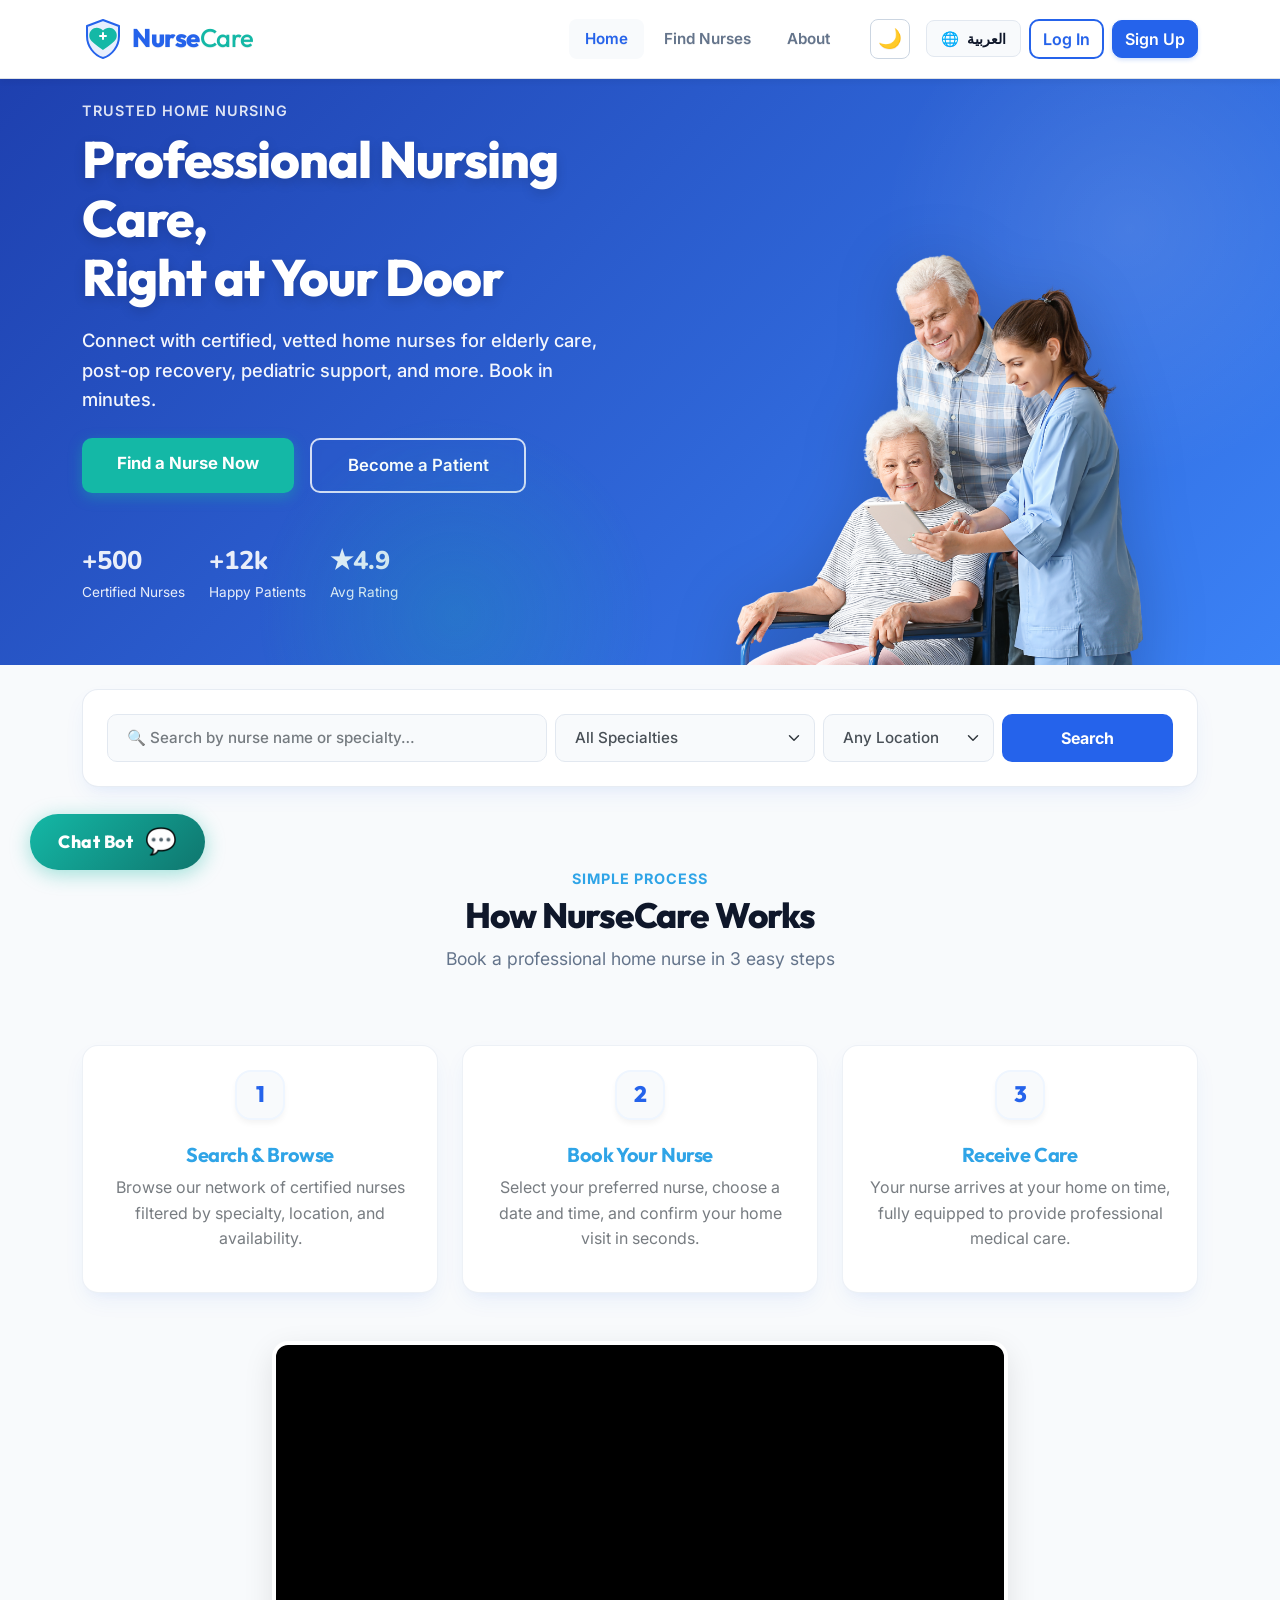
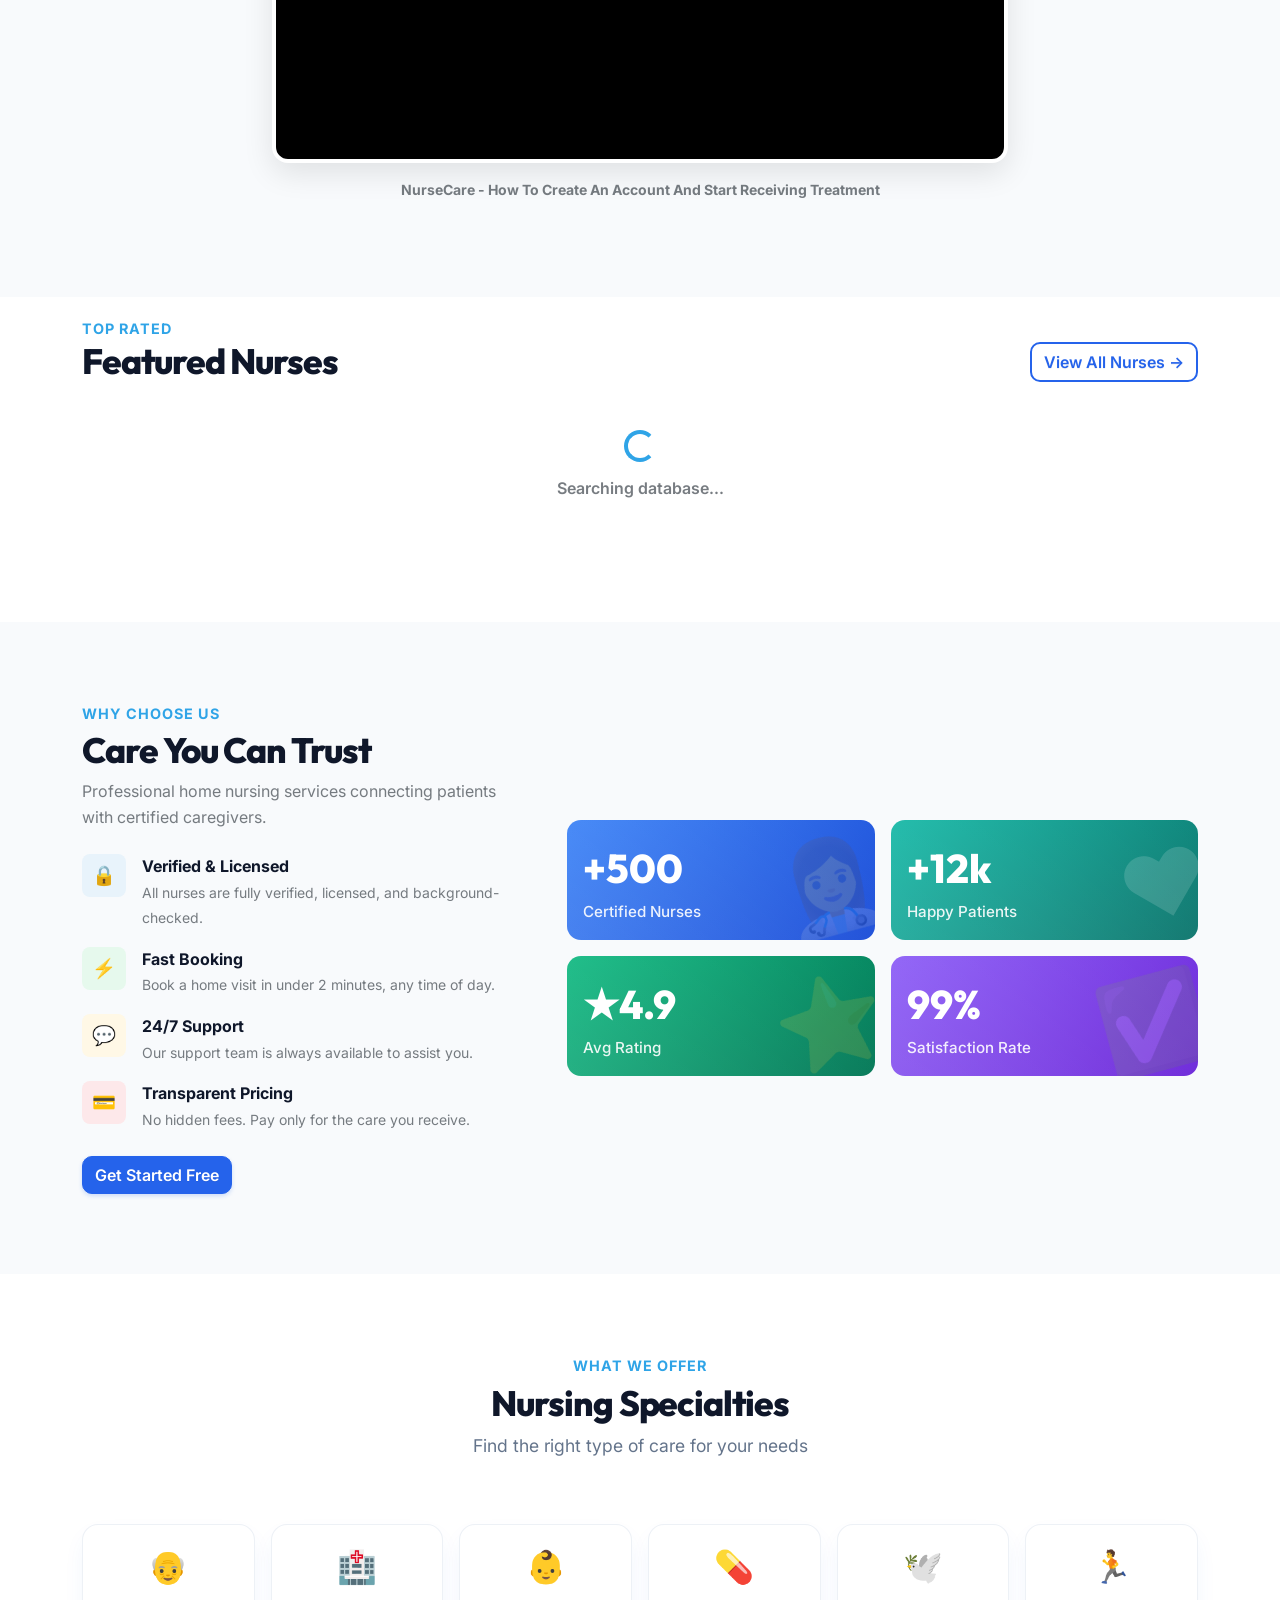
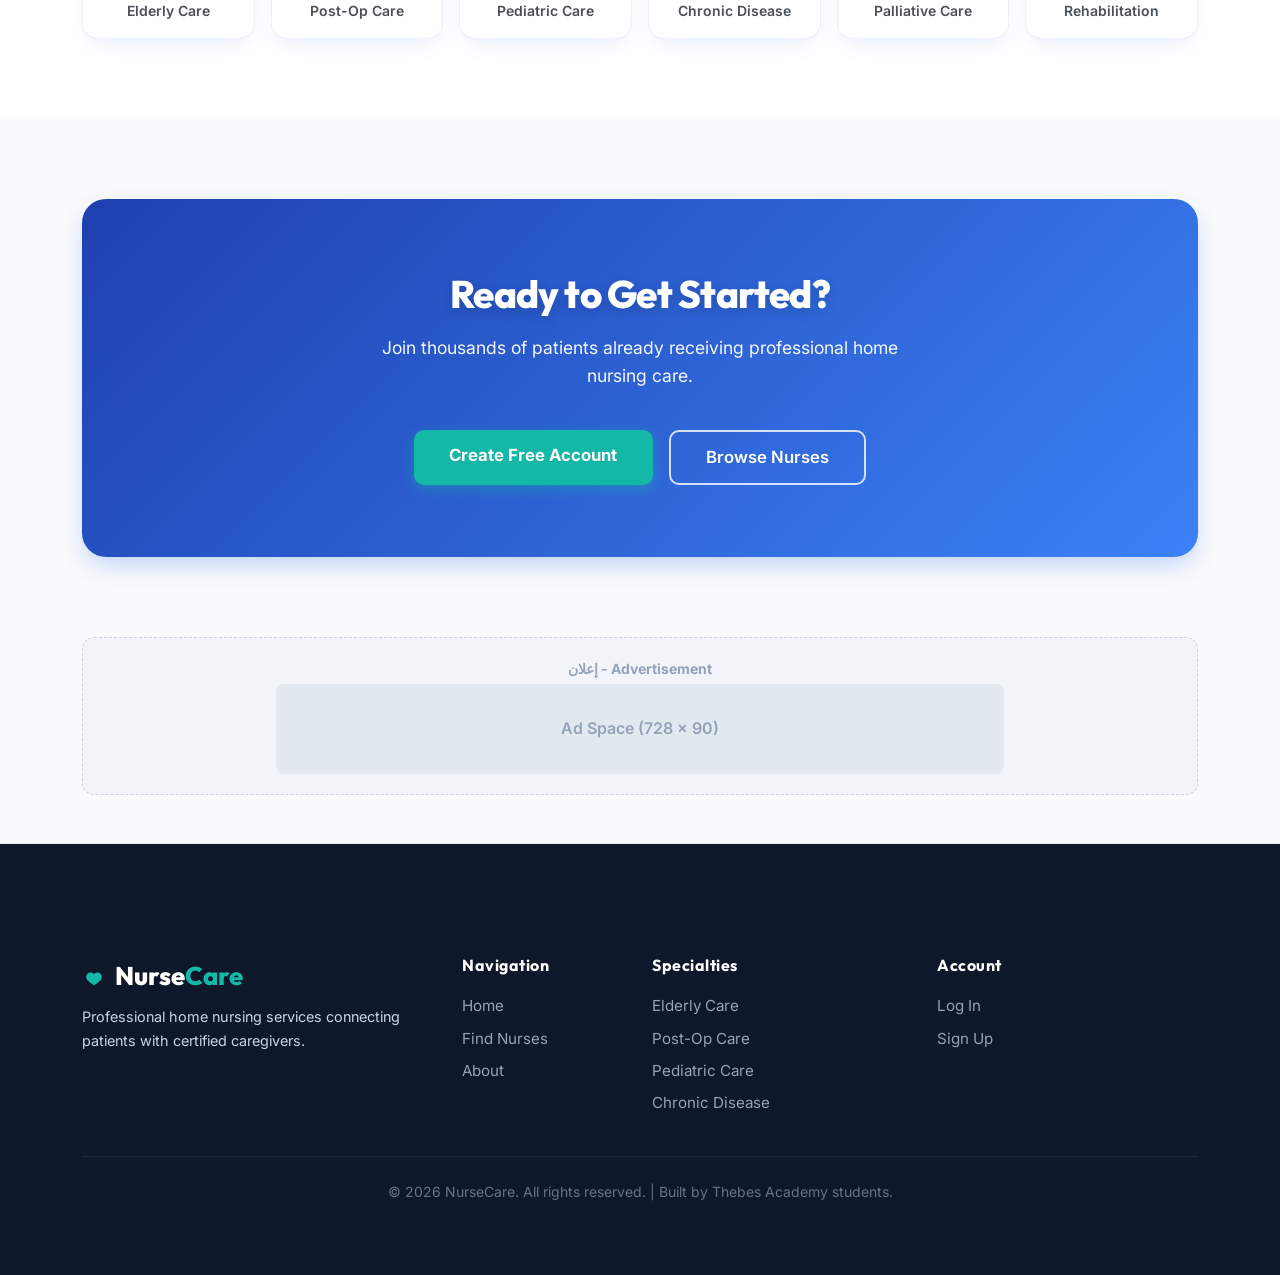
<file: index.html>
<!DOCTYPE html>
<html lang="en" dir="ltr">
<head>
  <meta charset="UTF-8">
  <meta name="viewport" content="width=device-width, initial-scale=1.0">
  <title>NurseCare – Home Nursing Services</title>
  <link rel="stylesheet" href="bootstrap/css/bootstrap.min.css">
  <link rel="stylesheet" href="css/style.css">
  <link rel="preconnect" href="https://fonts.googleapis.com">
  <link href="https://fonts.googleapis.com/css2?family=Nunito:wght@400;600;700;800&family=Lato:wght@300;400;700&family=Cairo:wght@400;600;700;800&display=swap" rel="stylesheet">
  
  <style>
    /* ========================================== */
    /* 🌟 RTL Fixes (لضبط الأسهم وعلامات X) 🌟 */
    /* ========================================== */
    [dir="rtl"] .form-select {
        background-position: left 0.75rem center !important;
        padding-right: 1rem !important;
        padding-left: 2.25rem !important;
    }
    [dir="rtl"] .form-control {
        padding-right: 1rem !important;
    }

    /* ========================================== */
    /* 🌟 SMART CHATBOT WIDGET STYLES 🌟 */
    /* ========================================== */
    #nc-chatbot-widget { position: fixed; bottom: 30px; left: 30px; z-index: 999999; font-family: 'Cairo', sans-serif; direction: rtl; }
    .nc-chatbot-toggle { background: linear-gradient(135deg, #14b8a6, #0f766e); color: white; border: none; border-radius: 50px; padding: 14px 28px; font-size: 1.1rem; font-weight: 800; cursor: pointer; box-shadow: 0 4px 20px rgba(20, 184, 166, 0.4); display: flex; align-items: center; gap: 12px; transition: all 0.3s cubic-bezier(0.25, 0.8, 0.25, 1); }
    .nc-chatbot-toggle:hover { transform: translateY(-5px) scale(1.02); box-shadow: 0 8px 25px rgba(20, 184, 166, 0.6); }
    .nc-chatbot-box { position: absolute; bottom: 85px; left: 0; width: 360px; height: 520px; background: #ffffff; border-radius: 20px; box-shadow: 0 15px 40px rgba(0,0,0,0.2); display: flex; flex-direction: column; overflow: hidden; border: 1px solid #e2e8f0; opacity: 0; transform: translateY(20px); pointer-events: none; transition: all 0.3s cubic-bezier(0.25, 0.8, 0.25, 1); }
    .nc-chatbot-box.active { opacity: 1; transform: translateY(0); pointer-events: auto; }
    .nc-chatbot-header { background: linear-gradient(135deg, #1e40af, #3b82f6); color: white; padding: 18px 20px; display: flex; justify-content: space-between; align-items: center; }
    .nc-chatbot-messages { flex: 1; padding: 20px; background: #f8fafc; overflow-y: auto; display: flex; flex-direction: column; gap: 12px; }
    .nc-msg { max-width: 85%; padding: 12px 16px; border-radius: 16px; font-size: 0.95rem; line-height: 1.6; word-wrap: break-word; }
    .nc-msg.bot { background: white; color: #1e293b; align-self: flex-start; border: 1px solid #e2e8f0; border-bottom-right-radius: 4px; box-shadow: 0 2px 5px rgba(0,0,0,0.02); }
    .nc-msg.user { background: #14b8a6; color: white; align-self: flex-end; border-bottom-left-radius: 4px; box-shadow: 0 2px 5px rgba(20,184,166,0.2); }
    .nc-chatbot-input { display: flex; padding: 15px; background: white; border-top: 1px solid #e2e8f0; gap: 10px; }
    .nc-chatbot-input input { flex: 1; padding: 12px 18px; border: 1px solid #cbd5e1; border-radius: 25px; outline: none; font-family: inherit; font-size: 0.95rem; transition: border-color 0.2s; }
    .nc-chatbot-input input:focus { border-color: #14b8a6; }
    .nc-chatbot-input button { background: #14b8a6; color: white; border: none; padding: 0 22px; border-radius: 25px; font-weight: 800; cursor: pointer; transition: background 0.2s; }
    .nc-chatbot-input button:hover { background: #0f766e; }
    [data-theme="dark"] .nc-chatbot-box { background: #1e293b; border-color: #334155; box-shadow: 0 15px 40px rgba(0,0,0,0.5); }
    [data-theme="dark"] .nc-chatbot-messages { background: #0f172a; }
    [data-theme="dark"] .nc-msg.bot { background: #1e293b; color: white; border-color: #334155; }
    [data-theme="dark"] .nc-chatbot-input { background: #1e293b; border-color: #334155; }
    [data-theme="dark"] .nc-chatbot-input input { background: #0f172a; color: white; border-color: #334155; }
  </style>
</head>
<body id="page-home" style="display: flex; flex-direction: column; min-height: 100vh;">

  <nav class="navbar navbar-expand-lg sticky-top bg-white border-bottom">
    <div class="container">
      <a class="navbar-brand d-flex align-items-center gap-2" href="index.html" style="text-decoration:none;">
        <svg width="42" height="42" viewBox="0 0 42 42" fill="none" xmlns="http://www.w3.org/2000/svg" class="d-inline-block align-top navbar-logo">
          <path d="M21 2L5 8V18C5 28.1 11.8 37.3 21 40C30.2 37.3 37 28.1 37 18V8L21 2Z" fill="#2563eb" fill-opacity="0.1"/>
          <path d="M21 2L5 8V18C5 28.1 11.8 37.3 21 40C30.2 37.3 37 28.1 37 18V8L21 2Z" stroke="#2563eb" stroke-width="2" stroke-linecap="round" stroke-linejoin="round"/>
          <path d="M21 12.5C24.5 9 29.5 9 32.5 12C35.5 15 35.5 20 32.5 23C29.5 26 21 32 21 32C21 32 12.5 26 9.5 23C6.5 20 6.5 15 9.5 12C12.5 9 17.5 9 21 12.5Z" fill="#14b8a6"/>
          <path d="M21 15V21M18 18H24" stroke="white" stroke-width="2" stroke-linecap="round" stroke-linejoin="round"/>
        </svg>
        <span style="color:#2563eb; font-family:'Outfit',sans-serif; font-weight:800; font-size:1.6rem; letter-spacing: -0.5px;">Nurse<span style="color:#14b8a6; font-weight: 500;">Care</span></span>
      </a>
      <button class="navbar-toggler" type="button" data-bs-toggle="collapse" data-bs-target="#navMenu">
        <span class="navbar-toggler-icon">☰</span>
      </button>
      <div class="collapse navbar-collapse" id="navMenu">
        <ul class="navbar-nav ms-auto align-items-lg-center gap-1 mb-2 mb-lg-0">
          <li class="nav-item"><a class="nav-link active" href="index.html" data-i18n="nav_home">Home</a></li>
          <li class="nav-item"><a class="nav-link" href="nurses.html" data-i18n="nav_nurses">Find Nurses</a></li>
          <li class="nav-item"><a class="nav-link" href="about.html" data-i18n="nav_about">About</a></li>
        </ul>
        <div class="d-flex align-items-center gap-2 ms-3">
          <button class="lang-btn" onclick="toggleLanguage()" id="langBtn">
            <span class="lang-flag">🌐</span>
            <span data-i18n="nav_lang">العربية</span>
          </button>
          <a href="login.html" class="btn btn-outline-primary" data-i18n="nav_login">Log In</a>
          <a href="register.html" class="btn btn-primary" data-i18n="nav_signup">Sign Up</a>
        </div>
      </div>
    </div>
  </nav>

  <section class="hero">
    <div class="container">
      <div class="row align-items-center">
        <div class="col-lg-6">
          <p class="text-white-50 fw-semibold mb-2" style="letter-spacing:1px;font-size:.9rem;" data-i18n="hero_tag">TRUSTED HOME NURSING</p>
          <h1 data-i18n="hero_h1">Professional Nursing Care,<br>Right at Your Door</h1>
          <p class="mt-3" data-i18n="hero_p">Connect with certified, vetted home nurses for elderly care, post-op recovery, pediatric support, and more. Book in minutes.</p>
          <div class="d-flex flex-wrap gap-3 mt-4">
            <a href="nurses.html" class="btn btn-accent" data-i18n="hero_btn1">Find a Nurse Now</a>
            <a href="register.html" class="btn btn-outline-white" data-i18n="hero_btn2">Become a Patient</a>
          </div>
          <div class="d-flex flex-wrap gap-4 mt-5" style="opacity:.9;">
            <div><div style="font-size:1.6rem;font-weight:800;font-family:'Nunito',sans-serif;">+500</div><div style="font-size:.85rem;" data-i18n="stat_nurses">Certified Nurses</div></div>
            <div><div style="font-size:1.6rem;font-weight:800;font-family:'Nunito',sans-serif;">+12k</div><div style="font-size:.85rem;" data-i18n="stat_patients">Happy Patients</div></div>
            <div><div style="font-size:1.6rem;font-weight:800;font-family:'Nunito',sans-serif;">★4.9</div><div style="font-size:.85rem;" data-i18n="stat_rating">Avg Rating</div></div>
          </div>
        </div>
        <div class="col-lg-6 d-none d-lg-flex justify-content-center mt-4 mt-lg-0">
          <img src="images/logo_new.png" alt="Home Nursing" style="max-width:580px; width:100%; filter:drop-shadow(0 8px 32px rgba(0,0,0,0.18)); transform: translateY(100px);">
        </div>
      </div>
    </div>
  </section>

  <div class="container">
    <div class="search-bar mt-4">
      <div class="row g-2 align-items-center">
        <div class="col-md-5">
          <input type="text" id="homeSearch" class="form-control" placeholder="🔍  Search by nurse name or specialty…" data-i18n-placeholder="search_placeholder">
        </div>
        <div class="col-md-3">
          <select id="homeSpecSelect" class="form-select">
            <option value="" data-i18n="spec_all">All Specialties</option>
            <option value="Elderly Care" data-i18n="spec_elderly">Elderly Care</option>
            <option value="Post-Op Care" data-i18n="spec_post_op">Post-Op Care</option>
            <option value="Pediatric Care" data-i18n="spec_pediatric">Pediatric Care</option>
            <option value="Chronic Disease" data-i18n="spec_chronic">Chronic Disease</option>
            <option value="Palliative Care" data-i18n="spec_palliative">Palliative Care</option>
            <option value="Rehabilitation" data-i18n="spec_rehab">Rehabilitation</option>
          </select>
        </div>
        <div class="col-md-2">
          <select id="homeLocationSelect" class="form-select">
            <option value="" data-i18n="loc_any">Any Location</option>
            <option value="Downtown" data-i18n="loc_maadi">Downtown</option>
            <option value="North Side" data-i18n="loc_nasr_city">North Side</option>
            <option value="East Village" data-i18n="loc_zamalek">East Village</option>
            <option value="West End" data-i18n="loc_heliopolis">West End</option>
            <option value="South Bay" data-i18n="loc_dokki">South Bay</option>
            <option value="map" data-i18n="loc_other" style="font-weight:bold; color:var(--primary);">📍 Other (Map)</option>
          </select>
        </div>
        <div class="col-md-2">
          <button id="homeSearchBtn" class="btn btn-search w-100" data-i18n="search_btn">Search</button>
        </div>
      </div>
    </div>
  </div>

  <section class="section-pad">
    <div class="container text-center">
      <p class="text-primary fw-bold mb-1" style="letter-spacing:1px;font-size:.9rem;" data-i18n="hiw_tag">SIMPLE PROCESS</p>
      <h2 class="section-title" data-i18n="hiw_h2">How NurseCare Works</h2>
      <p class="section-subtitle" data-i18n="hiw_sub">Book a professional home nurse in 3 easy steps</p>
      
      <div class="row g-4 mt-2 mb-5">
        <div class="col-md-4">
          <div class="card p-4 text-center h-100">
            <div class="step-circle">1</div>
            <h5 class="fw-bold mt-1" data-i18n="hiw_1_h">Search & Browse</h5>
            <p class="text-muted" data-i18n="hiw_1_p">Browse our network of certified nurses filtered by specialty, location, and availability.</p>
          </div>
        </div>
        <div class="col-md-4">
          <div class="card p-4 text-center h-100">
            <div class="step-circle">2</div>
            <h5 class="fw-bold mt-1" data-i18n="hiw_2_h">Book Your Nurse</h5>
            <p class="text-muted" data-i18n="hiw_2_p">Select your preferred nurse, choose a date and time, and confirm your home visit in seconds.</p>
          </div>
        </div>
        <div class="col-md-4">
          <div class="card p-4 text-center h-100">
            <div class="step-circle">3</div>
            <h5 class="fw-bold mt-1" data-i18n="hiw_3_h">Receive Care</h5>
            <p class="text-muted" data-i18n="hiw_3_p">Your nurse arrives at your home on time, fully equipped to provide professional medical care.</p>
          </div>
        </div>
      </div>

      <div class="row justify-content-center">
        <div class="col-lg-8">
          <div class="video-container" style="position: relative; padding-bottom: 56.25%; height: 0; overflow: hidden; border-radius: 16px; border: 4px solid var(--white); box-shadow: 0 10px 30px rgba(0,0,0,0.1); background: #000;">
            <iframe 
              src="https://drive.google.com/file/d/11mFVyYSTucGs4dKFeZka7IMG_VTF6YC0/preview" 
              width="100%" 
              height="400" 
              allow="autoplay"
              style="border:none; border-radius:12px;">
</iframe>
          </div>
          <p class="text-muted small mt-3 fw-bold" data-i18n="video_caption">شاهد كيف يمكن لـ NurseCare مساعدتك</p>
        </div>
      </div>

    </div>
  </section>

  <section class="section-pad" style="background:var(--white);padding-top:20px;">
    <div class="container">
      <div class="d-flex justify-content-between align-items-end mb-4 flex-wrap gap-2">
        <div>
          <p class="text-primary fw-bold mb-0" style="letter-spacing:1px;font-size:.9rem;" data-i18n="feat_tag">TOP RATED</p>
          <h2 class="section-title mb-0" data-i18n="feat_h2">Featured Nurses</h2>
        </div>
        <a href="nurses.html" class="btn btn-outline-primary" data-i18n="feat_all">View All Nurses →</a>
      </div>
      <div class="row g-4 justify-content-center" id="featuredNursesGrid">
        <div class="col-12 text-center py-4">
          <div class="spinner-border text-primary" role="status"></div>
          <p class="text-muted mt-2 fw-semibold" data-i18n="loading_db">جاري البحث في قاعدة البيانات...</p>
        </div>
      </div>
    </div>
  </section>

  <section class="section-pad">
    <div class="container">
      <div class="row align-items-center g-5">
        <div class="col-lg-5">
          <p class="text-primary fw-bold mb-1" style="letter-spacing:1px;font-size:.9rem;" data-i18n="why_tag">WHY CHOOSE US</p>
          <h2 class="section-title" data-i18n="why_h2">Care You Can Trust</h2>
          <p class="text-muted" data-i18n="why_p">NurseCare connects patients with licensed, background-checked nurses who are dedicated to providing the highest quality home health services.</p>
          <ul class="list-unstyled mt-4">
            <li class="d-flex align-items-start mb-3 gap-3">
              <span style="background:#e8f3fb;border-radius:8px;padding:6px 10px;font-size:1.2rem;">🔒</span>
              <div><strong data-i18n="why_1_h">Verified & Licensed</strong><br><small class="text-muted" data-i18n="why_1_p">All nurses are fully verified, licensed, and background-checked.</small></div>
            </li>
            <li class="d-flex align-items-start mb-3 gap-3">
              <span style="background:#e6f9ed;border-radius:8px;padding:6px 10px;font-size:1.2rem;">⚡</span>
              <div><strong data-i18n="why_2_h">Fast Booking</strong><br><small class="text-muted" data-i18n="why_2_p">Book a home visit in under 2 minutes, any time of day.</small></div>
            </li>
            <li class="d-flex align-items-start mb-3 gap-3">
              <span style="background:#fff8e6;border-radius:8px;padding:6px 10px;font-size:1.2rem;">💬</span>
              <div><strong data-i18n="why_3_h">24/7 Support</strong><br><small class="text-muted" data-i18n="why_3_p">Our support team is always available to assist you.</small></div>
            </li>
            <li class="d-flex align-items-start mb-3 gap-3">
              <span style="background:#fde8ea;border-radius:8px;padding:6px 10px;font-size:1.2rem;">💳</span>
              <div><strong data-i18n="why_4_h">Transparent Pricing</strong><br><small class="text-muted" data-i18n="why_4_p">No hidden fees. Pay only for the care you receive.</small></div>
            </li>
          </ul>
          <a href="register.html" class="btn btn-primary mt-2" data-i18n="why_btn">Get Started Free</a>
        </div>
        <div class="col-lg-7">
          <div class="row g-3">
            <div class="col-6"><div class="stat-card blue p-3" style="border-radius:14px;"><div class="stat-value">+500</div><div class="stat-label" data-i18n="stat_nurses">Certified Nurses</div><div class="stat-icon">👩‍⚕️</div></div></div>
            <div class="col-6"><div class="stat-card amber p-3" style="border-radius:14px;"><div class="stat-value">+12k</div><div class="stat-label" data-i18n="stat_patients">Happy Patients</div><div class="stat-icon">❤️</div></div></div>
            <div class="col-6"><div class="stat-card green p-3" style="border-radius:14px;"><div class="stat-value">★4.9</div><div class="stat-label" data-i18n="stat_rating">Avg Rating</div><div class="stat-icon">⭐</div></div></div>
            <div class="col-6"><div class="stat-card purple p-3" style="border-radius:14px;"><div class="stat-value">99%</div><div class="stat-label" data-i18n="stat_satisfaction">Satisfaction Rate</div><div class="stat-icon">✅</div></div></div>
          </div>
        </div>
      </div>
    </div>
  </section>

  <section class="section-pad" style="background:var(--white);">
    <div class="container text-center">
      <p class="text-primary fw-bold mb-1" style="letter-spacing:1px;font-size:.9rem;" data-i18n="spec_tag">WHAT WE OFFER</p>
      <h2 class="section-title" data-i18n="spec_h2">Nursing Specialties</h2>
      <p class="section-subtitle" data-i18n="spec_sub">Find the right type of care for your needs</p>
      <div class="row g-3 mt-2">
        <div class="col-6 col-md-4 col-lg-2">
          <a href="nurses.html?q=Elderly Care" class="card p-3 text-center text-decoration-none h-100">
            <div style="font-size:2rem;">👴</div>
            <div class="fw-semibold mt-2 small" data-i18n="spec_elderly">Elderly Care</div>
          </a>
        </div>
        <div class="col-6 col-md-4 col-lg-2">
          <a href="nurses.html?q=Post-Op Care" class="card p-3 text-center text-decoration-none h-100">
            <div style="font-size:2rem;">🏥</div>
            <div class="fw-semibold mt-2 small" data-i18n="spec_post_op">Post-Op Care</div>
          </a>
        </div>
        <div class="col-6 col-md-4 col-lg-2">
          <a href="nurses.html?q=Pediatric Care" class="card p-3 text-center text-decoration-none h-100">
            <div style="font-size:2rem;">👶</div>
            <div class="fw-semibold mt-2 small" data-i18n="spec_pediatric">Pediatric Care</div>
          </a>
        </div>
        <div class="col-6 col-md-4 col-lg-2">
          <a href="nurses.html?q=Chronic Disease" class="card p-3 text-center text-decoration-none h-100">
            <div style="font-size:2rem;">💊</div>
            <div class="fw-semibold mt-2 small" data-i18n="spec_chronic">Chronic Disease</div>
          </a>
        </div>
        <div class="col-6 col-md-4 col-lg-2">
          <a href="nurses.html?q=Palliative Care" class="card p-3 text-center text-decoration-none h-100">
            <div style="font-size:2rem;">🕊️</div>
            <div class="fw-semibold mt-2 small" data-i18n="spec_palliative">Palliative Care</div>
          </a>
        </div>
        <div class="col-6 col-md-4 col-lg-2">
          <a href="nurses.html?q=Rehabilitation" class="card p-3 text-center text-decoration-none h-100">
            <div style="font-size:2rem;">🏃</div>
            <div class="fw-semibold mt-2 small" data-i18n="spec_rehab">Rehabilitation</div>
          </a>
        </div>
      </div>
    </div>
  </section>

  <section class="section-pad">
    <div class="container">
      <div class="cta-card text-center">
        <h2 style="font-family:'Outfit',sans-serif;font-weight:800;font-size:2.4rem;" data-i18n="cta_h2">Ready to Get Started?</h2>
        <p style="font-size:1.1rem; max-width:520px; margin:0 auto 2.5rem;" data-i18n="cta_p">Join thousands of patients already receiving professional home nursing care with NurseCare.</p>
        <div class="d-flex justify-content-center gap-3 flex-wrap">
          <a href="register.html" class="btn btn-accent" data-i18n="cta_btn1">Create Free Account</a>
          <a href="nurses.html" class="btn btn-outline-white" data-i18n="cta_btn2">Browse Nurses</a>
        </div>
      </div>
    </div>
  </section>

  <div class="container mb-5">
    <div class="ad-container text-center" style="background: #f1f5f9; border: 1px dashed #cbd5e1; border-radius: 12px; padding: 20px; color: #94a3b8;">
      <small class="fw-bold d-block mb-1">إعلان - Advertisement</small>
      <div style="width: 100%; max-width: 728px; height: 90px; background: #e2e8f0; margin: 0 auto; display: flex; align-items: center; justify-content: center; border-radius: 8px;">
        <span class="fw-semibold">Ad Space (728 x 90)</span>
      </div>
    </div>
  </div>

  <div class="modal fade" id="mapLocationModal" tabindex="-1" aria-hidden="true">
    <div class="modal-dialog modal-dialog-centered modal-lg">
      <div class="modal-content" style="border-radius: 16px; border: none; background: var(--white);">
        <div class="modal-header" style="background: var(--light-bg); border-bottom: 1px solid var(--border); border-radius: 16px 16px 0 0;">
          <h5 class="modal-title fw-bold text-dark" data-i18n="map_title">تحديد الموقع من الخريطة</h5>
          <button type="button" class="btn-close" data-bs-dismiss="modal"></button>
        </div>
        <div class="modal-body p-3">
          <p class="text-muted small mb-3" data-i18n="map_sub">يرجى تحديد موقعك بدقة على الخريطة.</p>
          <div style="border-radius: 12px; overflow: hidden; border: 1px solid var(--border); box-shadow: 0 4px 15px rgba(0,0,0,0.05);">
            <iframe src="https://www.google.com/maps/embed?pb=!1m18!1m12!1m3!1d109294.53483321551!2d31.1764654!3d30.0594838!2m3!1f0!2f0!3f0!3m2!1i1024!2i768!4f13.1!3m3!1m2!1s0x14583fa60b21beeb%3A0x79dfb296e8423bba!2sCairo%2C%20Cairo%20Governorate!5e0!3m2!1sen!2seg!4v1714421832049!5m2!1sen!2seg" width="100%" height="350" style="border:0;" allowfullscreen="" loading="lazy" referrerpolicy="no-referrer-when-downgrade"></iframe>
          </div>
          <button type="button" id="confirmMapLocationBtn" class="btn btn-primary w-100 fw-bold py-2 mt-4" style="border-radius: 8px;" data-i18n="map_confirm">تأكيد الموقع</button>
        </div>
      </div>
    </div>
  </div>

  <footer style="margin-top:auto; background-color: #0f172a; border-top:1px solid var(--border);">
    <div class="container py-5">
      <div class="row g-4">
        <div class="col-md-4">
          <div class="footer-brand mb-2">
            <svg width="24" height="24" viewBox="0 0 42 42" fill="none" xmlns="http://www.w3.org/2000/svg" class="d-inline-block align-middle me-1">
              <path d="M21 12.5C24.5 9 29.5 9 32.5 12C35.5 15 35.5 20 32.5 23C29.5 26 21 32 21 32C21 32 12.5 26 9.5 23C6.5 20 6.5 15 9.5 12C12.5 9 17.5 9 21 12.5Z" fill="#14b8a6"/>
            </svg>
            <span style="color:white;">Nurse<span style="color:#14b8a6;">Care</span></span>
          </div>
          <p style="font-size:.9rem;line-height:1.7; color:#cbd5e1;" data-i18n="why_p">Professional home nursing services connecting patients with certified caregivers. Your health, our priority.</p>
        </div>
        <div class="col-md-2">
          <h6 class="fw-bold" style="color:white;" data-i18n="footer_nav">Navigation</h6>
          <ul class="list-unstyled small">
            <li class="mb-2"><a href="index.html" class="text-decoration-none" style="color:#94a3b8;" data-i18n="nav_home">Home</a></li>
            <li class="mb-2"><a href="nurses.html" class="text-decoration-none" style="color:#94a3b8;" data-i18n="nav_nurses">Find Nurses</a></li>
            <li class="mb-2"><a href="about.html" class="text-decoration-none" style="color:#94a3b8;" data-i18n="nav_about">About</a></li>
          </ul>
        </div>
        <div class="col-md-3">
          <h6 class="fw-bold" style="color:white;" data-i18n="footer_specs">Specialties</h6>
          <ul class="list-unstyled small">
            <li class="mb-2"><a href="nurses.html?q=Elderly Care" class="text-decoration-none" style="color:#94a3b8;" data-i18n="spec_elderly">Elderly Care</a></li>
            <li class="mb-2"><a href="nurses.html?q=Post-Op Care" class="text-decoration-none" style="color:#94a3b8;" data-i18n="spec_post_op">Post-Op Care</a></li>
            <li class="mb-2"><a href="nurses.html?q=Pediatric Care" class="text-decoration-none" style="color:#94a3b8;" data-i18n="spec_pediatric">Pediatric Care</a></li>
            <li class="mb-2"><a href="nurses.html?q=Chronic Disease" class="text-decoration-none" style="color:#94a3b8;" data-i18n="spec_chronic">Chronic Disease</a></li>
          </ul>
        </div>
        <div class="col-md-3">
          <h6 class="fw-bold" style="color:white;" data-i18n="footer_account">Account</h6>
          <ul class="list-unstyled small">
            <li class="mb-2"><a href="login.html" class="text-decoration-none" style="color:#94a3b8;" data-i18n="nav_login">Log In</a></li>
            <li class="mb-2"><a href="register.html" class="text-decoration-none" style="color:#94a3b8;" data-i18n="nav_signup">Sign Up</a></li>
          </ul>
        </div>
      </div>
      <div class="text-center mt-4 pt-4 border-top small" style="color:#64748b; border-color:#1e293b !important;" data-i18n="footer_copy">
        © 2026 NurseCare. All rights reserved. | Built by Thebes Academy students.
      </div>
    </div>
  </footer>

  <script src="bootstrap/js/bootstrap.bundle.min.js"></script>
  <script src="js/script.js"></script>
  <script src="js/lang.js"></script>
  
  <script>
  document.addEventListener('DOMContentLoaded', function() {
    
    // 🌟 السكريبت الآمن تماماً لفتح الخريطة 🌟
    const locationSelect = document.getElementById('homeLocationSelect');
    const mapModalElement = document.getElementById('mapLocationModal');

    if (locationSelect && mapModalElement) {
        locationSelect.addEventListener('change', function() {
            if (this.value === 'map') {
                try {
                    const modal = new bootstrap.Modal(mapModalElement);
                    modal.show();
                    this.value = ""; // إرجاع القائمة للصفر
                } catch (e) {
                    console.error('Bootstrap Modal Error:', e);
                }
            }
        });
    }

    // زر تأكيد الموقع داخل المودال
    const confirmBtn = document.getElementById('confirmMapLocationBtn');
    if (confirmBtn) {
        confirmBtn.addEventListener('click', function() {
            try {
                const modal = bootstrap.Modal.getInstance(mapModalElement);
                if (modal) modal.hide();
            } catch(e) { console.log(e); }

            if(locationSelect) {
                const mapOption = locationSelect.querySelector('option[value="map"]');
                if(mapOption) {
                    const isAr = localStorage.getItem('nc_lang') === 'ar';
                    mapOption.textContent = isAr ? '📍 تم تحديد موقع مخصص' : '📍 Custom Location Selected';
                    locationSelect.value = 'map';
                }
            }
        });
    }

    // برمجة البحث
    const searchBtn = document.getElementById('homeSearchBtn');
    if (searchBtn) {
      searchBtn.addEventListener('click', function() {
        const searchTerm = document.getElementById('homeSearch').value.trim();
        const specFilter = document.getElementById('homeSpecSelect').value;
        let query = searchTerm || specFilter;
        if (query) { window.location.href = 'nurses.html?q=' + encodeURIComponent(query); } 
        else { window.location.href = 'nurses.html'; }
      });
    }

    const searchInput = document.getElementById('homeSearch');
    if (searchInput) {
        searchInput.addEventListener('keypress', function(e) {
            if (e.key === 'Enter') { searchBtn.click(); }
        });
    }

    // سحب الكروت
    fetch('api/get_nurses.php')
      .then(res => res.json())
      .then(response => {
        if(response.status === 'success') {
          const grid = document.getElementById('featuredNursesGrid');
          grid.innerHTML = '';
          const topNurses = response.data.slice(0, 3);
          const specMap = {
            "Elderly Care": "spec_elderly", "Post-Op Care": "spec_post_op",
            "Pediatric Care": "spec_pediatric", "Chronic Disease": "spec_chronic",
            "Palliative Care": "spec_palliative", "Rehabilitation": "spec_rehab",
            "General Care": "spec_general"
          };
          
          topNurses.forEach(nurse => {
            let badgeClass = nurse.status === 'Available' ? 'bg-success' : 'bg-secondary';
            let btnState = nurse.status === 'Busy' ? 'disabled' : '';
            let specKey = specMap[nurse.spec] || "";
            let specHtml = specKey ? `<span data-i18n="${specKey}">${nurse.spec}</span>` : nurse.spec;
            let statusKey = nurse.status === 'Available' ? 'status_avail' : 'status_busy';
            let btnKey = nurse.status === 'Available' ? 'prof_book_btn' : 'status_busy_btn';
            let bookLink = nurse.status === 'Available' ? `request.html?nurse_id=${nurse.id}&name=${encodeURIComponent(nurse.name)}&spec=${encodeURIComponent(nurse.spec)}` : '#';
            let safeName = nurse.name ? nurse.name.trim() : 'Unknown Nurse';
            let safeDesc = nurse.desc || 'لم تتم كتابة نبذة شخصية بعد.';

            let initials = 'U';
            let nameParts = safeName.split(/\s+/).filter(n => n.length > 0);
            if (nameParts.length >= 2) initials = (nameParts[0][0] + nameParts[1][0]).toUpperCase();
            else if (safeName.length >= 2) initials = safeName.substring(0, 2).toUpperCase();

            let dbImage = nurse.profile_image || nurse.img || ''; 
            let avatarHtml = '';
            const bgColors = ['#dbeafe', '#ccfbf1', '#fef3c7', '#f3e8ff', '#ffe4e6'];
            const txtColors = ['#1e40af', '#0f766e', '#b45309', '#6b21a8', '#b91c1c'];
            const colorIdx = (nurse.id || 1) % bgColors.length;
            
            let fallbackStyle = `width:70px;height:70px;border-radius:50%;background-color:${bgColors[colorIdx]};color:${txtColors[colorIdx]};align-items:center;justify-content:center;font-size:1.6rem;font-weight:800;border:2px solid var(--primary); letter-spacing:1px;`;

            if (dbImage && dbImage.trim() !== '' && !dbImage.includes('default-avatar') && dbImage !== 'null') {
                avatarHtml = `
                  <img src="${dbImage}" alt="" style="width:70px;height:70px;border-radius:50%;object-fit:cover;border:2px solid var(--primary);" onerror="this.style.display='none'; this.nextElementSibling.style.display='flex';">
                  <div style="${fallbackStyle} display:none;">${initials}</div>
                `;
            } else {
                avatarHtml = `<div style="${fallbackStyle} display:flex;">${initials}</div>`;
            }

            grid.innerHTML += `
              <div class="col-md-6 col-lg-4">
                <div class="card h-100 p-3 shadow-sm bg-white" style="border-radius:16px; border:1px solid var(--border);">
                  <div class="d-flex align-items-center gap-3 mb-3">
                    ${avatarHtml}
                    <div>
                      <h6 class="fw-bold mb-1 text-dark">${safeName}</h6>
                      <span class="badge bg-primary bg-opacity-10 text-primary mb-1">${specHtml}</span>
                    </div>
                  </div>
                  <div class="mb-2 text-warning small fw-bold">★★★★½ <span class="text-muted fw-normal ms-1">${nurse.rating}</span></div>
                  <p class="text-muted small mb-3 text-truncate" style="max-height: 45px; overflow: hidden; line-height:1.5;">${safeDesc}</p>
                  <div class="d-flex justify-content-between align-items-center mt-auto pt-3 border-top">
                    <div class="fw-bold fs-5 text-primary"><span data-i18n="currency_egp">EGP</span> ${nurse.price}<span class="text-muted fs-6 fw-normal" data-i18n="per_hour">/hr</span></div>
                    <span class="badge ${badgeClass}" data-i18n="${statusKey}">${nurse.status}</span>
                  </div>
                  <div class="d-flex gap-2 mt-3">
                    <a href="nurse-profile.html?id=${nurse.id}" class="btn btn-outline-primary flex-grow-1" data-i18n="btn_view_profile">View Profile</a>
                    <a href="${bookLink}" class="btn btn-primary flex-grow-1 ${btnState}" data-i18n="${btnKey}">Book Now</a>
                  </div>
                </div>
              </div>
            `;
          });

          if (typeof window.translatePage === 'function') {
              window.translatePage(localStorage.getItem('nc_lang') || 'en');
          }
        }
      });
  });
  </script>

  <div id="nc-chatbot-widget">
    <div id="nc-chatbot-box" class="nc-chatbot-box">
      <div class="nc-chatbot-header">
        <div class="d-flex align-items-center gap-3">
          <span style="font-size:2rem; line-height:1; filter: drop-shadow(0 2px 4px rgba(0,0,0,0.2));">🤖</span>
          <div>
            <h6 class="mb-0 fw-bold" style="font-family:'Outfit', 'Cairo', sans-serif; font-size:1.1rem;">NurseCare Bot</h6>
            <small style="color:#dbeafe; font-weight:600; font-size:0.75rem;">متصل الآن 🟢</small>
          </div>
        </div>
        <button id="nc-chatbot-close" style="background:transparent; border:none; color:white; font-size:1.8rem; cursor:pointer; line-height:1; transition:transform 0.2s;" onmouseover="this.style.transform='scale(1.2)'" onmouseout="this.style.transform='scale(1)'">×</button>
      </div>
      <div id="nc-chatbot-messages" class="nc-chatbot-messages">
        <div class="nc-msg bot">مرحباً بك في NurseCare! 👋<br>أنا مساعدك الذكي، كيف يمكنني إفادتك اليوم؟ (مثال: حجز، أسعار، تخصصات)</div>
      </div>
      <div class="nc-chatbot-input">
        <input type="text" id="nc-chatbot-input-field" placeholder="اكتب رسالتك هنا...">
        <button id="nc-chatbot-send">إرسال</button>
      </div>
    </div>

    <button id="nc-chatbot-toggle" class="nc-chatbot-toggle">
      <span style="font-size:1.6rem; line-height:1;">💬</span>
      <span style="font-family:'Outfit', sans-serif; letter-spacing:0.5px;">Chat Bot</span>
    </button>
  </div>

  <script>
    document.addEventListener('DOMContentLoaded', function() {
      const toggleBtn = document.getElementById('nc-chatbot-toggle');
      const closeBtn = document.getElementById('nc-chatbot-close');
      const chatBox = document.getElementById('nc-chatbot-box');
      const inputField = document.getElementById('nc-chatbot-input-field');
      const sendBtn = document.getElementById('nc-chatbot-send');
      const msgContainer = document.getElementById('nc-chatbot-messages');

      toggleBtn.addEventListener('click', () => {
        chatBox.classList.toggle('active');
        if(chatBox.classList.contains('active')) {
            setTimeout(() => inputField.focus(), 300);
        }
      });

      closeBtn.addEventListener('click', () => {
        chatBox.classList.remove('active');
      });

      function addMsg(text, sender) {
        const div = document.createElement('div');
        div.className = 'nc-msg ' + sender;
        div.innerHTML = text;
        msgContainer.appendChild(div);
        msgContainer.scrollTop = msgContainer.scrollHeight;
      }

      function botReply(userText) {
        const t = userText.toLowerCase();
        if (t.includes('حجز') || t.includes('احجز') || t.includes('book')) return 'لحجز ممرض، تفضل بزيارة صفحة <a href="nurses.html" style="color:var(--primary); font-weight:bold;">ابحث عن ممرض</a> واضغط "احجز الآن" بجوار الممرض المناسب.';
        if (t.includes('سعر') || t.includes('اسعار') || t.includes('بكام') || t.includes('تكلفة')) return 'أسعار التمريض تتفاوت حسب خبرة الممرض وتخصصه، ولكنها تبدأ غالباً من 200 ج.م للساعة. جميع الأسعار معلنة بشفافية تامة.';
        if (t.includes('تخصص') || t.includes('خدمات') || t.includes('ممرضين')) return 'نحن نوفر نخبة من الممرضين المتخصصين في: رعاية كبار السن، التعافي ما بعد الجراحة، رعاية الأطفال، والأمراض المزمنة.';
        if (t.includes('حساب') || t.includes('تسجيل')) return 'يسعدنا انضمامك! اضغط على <a href="register.html" style="color:var(--primary); font-weight:bold;">إنشاء حساب</a> في الأعلى للبدء.';
        if (t.includes('سلام') || t.includes('مرحبا') || t.includes('اهلا') || t.includes('hi')) return 'أهلاً بك يا فندم في NurseCare! تفضل، كيف يمكنني مساعدتك؟';
        if (t.includes('شكرا') || t.includes('يعطيك العافية') || t.includes('thanks')) return 'العفو! نتمنى لك ولأحبابك دوام الصحة والعافية 💙';
        return 'عذراً، لم أتمكن من فهم طلبك بالكامل. يمكنك سؤالي عن: كيفية الحجز، الأسعار، أو التخصصات المتاحة.';
      }

      function handleSend() {
        const val = inputField.value.trim();
        if (!val) return;
        
        addMsg(val, 'user');
        inputField.value = '';
        
        const typingDiv = document.createElement('div');
        typingDiv.className = 'nc-msg bot text-muted small';
        typingDiv.innerHTML = '<span style="font-size:1.2rem; line-height:1;">✍️</span> يكتب...';
        msgContainer.appendChild(typingDiv);
        msgContainer.scrollTop = msgContainer.scrollHeight;

        setTimeout(() => {
          typingDiv.remove();
          addMsg(botReply(val), 'bot');
        }, 1000);
      }

      sendBtn.addEventListener('click', handleSend);
      inputField.addEventListener('keypress', (e) => {
        if (e.key === 'Enter') handleSend();
      });
    });
  </script>
</body>
</html>
</file>
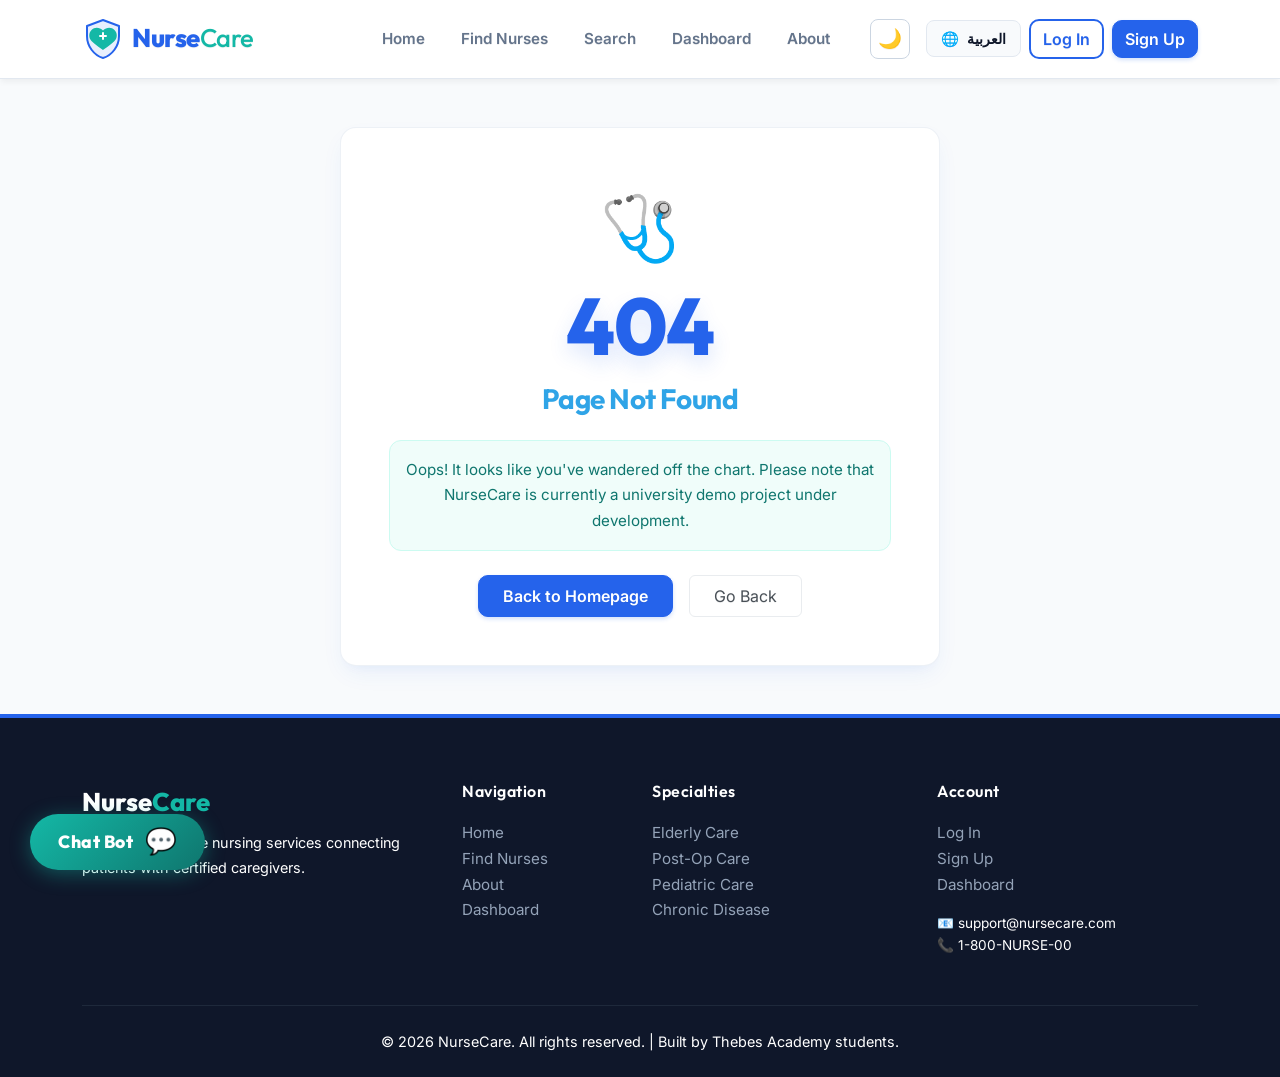
<file: 404_not_found.html>
<!DOCTYPE html>
<html lang="en" dir="ltr">
<head>
  <meta charset="UTF-8">
  <meta name="viewport" content="width=device-width, initial-scale=1.0">
  <title>Page Not Found – NurseCare</title>
  <link rel="stylesheet" href="bootstrap/css/bootstrap.min.css">
  <link rel="stylesheet" href="css/style.css">
  <link href="https://fonts.googleapis.com/css2?family=Inter:wght@300;400;500;600;700&family=Outfit:wght@400;500;600;700;800&family=Tajawal:wght@500;700;800&family=Cairo:wght@400;600;700&display=swap" rel="stylesheet">
</head>
<body id="page-404" style="background:var(--light-bg); display:flex; flex-direction:column; min-height:100vh;">

  <nav class="navbar navbar-expand-lg sticky-top bg-white">
    <div class="container">
      <a class="navbar-brand d-flex align-items-center gap-2" href="index.html" style="text-decoration: none;">
        <svg width="42" height="42" viewBox="0 0 42 42" fill="none" xmlns="http://www.w3.org/2000/svg" class="d-inline-block align-top navbar-logo">
          <path d="M21 2L5 8V18C5 28.1 11.8 37.3 21 40C30.2 37.3 37 28.1 37 18V8L21 2Z" fill="#2563eb" fill-opacity="0.1"/>
          <path d="M21 2L5 8V18C5 28.1 11.8 37.3 21 40C30.2 37.3 37 28.1 37 18V8L21 2Z" stroke="#2563eb" stroke-width="2" stroke-linecap="round" stroke-linejoin="round"/>
          <path d="M21 12.5C24.5 9 29.5 9 32.5 12C35.5 15 35.5 20 32.5 23C29.5 26 21 32 21 32C21 32 12.5 26 9.5 23C6.5 20 6.5 15 9.5 12C12.5 9 17.5 9 21 12.5Z" fill="#14b8a6"/>
          <path d="M21 15V21M18 18H24" stroke="white" stroke-width="2" stroke-linecap="round" stroke-linejoin="round"/>
        </svg>
        <span style="color:#2563eb; font-family:'Outfit',sans-serif; font-weight:800; font-size:1.6rem; letter-spacing: -0.5px;">Nurse<span style="color:#14b8a6; font-weight: 500;">Care</span></span>
      </a>
      <button class="navbar-toggler" type="button" data-bs-toggle="collapse" data-bs-target="#navMenu">☰</button>
      <div class="collapse navbar-collapse" id="navMenu">
        <ul class="navbar-nav ms-auto align-items-lg-center gap-1 mb-2 mb-lg-0">
          <li class="nav-item"><a class="nav-link" href="index.html" data-i18n="nav_home">Home</a></li>
          <li class="nav-item"><a class="nav-link" href="nurses.html" data-i18n="nav_nurses">Find Nurses</a></li>
          <li class="nav-item"><a class="nav-link" href="search.html" data-i18n="nav_search">Search</a></li>
          <li class="nav-item"><a class="nav-link" href="dashboard.html" data-i18n="nav_dashboard">Dashboard</a></li>
          <li class="nav-item"><a class="nav-link" href="about.html" data-i18n="nav_about">About</a></li>
        </ul>
        <div class="d-flex align-items-center gap-2 ms-3">
          <button class="lang-btn" onclick="toggleLanguage()">
            <span class="lang-flag" aria-hidden="true">🌐</span>
            <span data-i18n="nav_lang">العربية</span>
          </button>
          <a href="login.html" class="btn btn-outline-primary" data-i18n="nav_login">Log In</a>
          <a href="register.html" class="btn btn-primary" data-i18n="nav_signup">Sign Up</a>
        </div>
      </div>
    </div>
  </nav>

  <div class="container d-flex flex-column justify-content-center align-items-center flex-grow-1 py-5 text-center">
    <div class="bg-white-card p-5" style="max-width: 600px; width: 100%;">
      
      <div style="font-size: 4rem; margin-bottom: 0.5rem;" aria-hidden="true">🩺</div>
      <h1 style="font-family:'Outfit',sans-serif; font-weight:800; font-size:5rem; color:var(--primary); line-height:1; margin-bottom:1rem; text-shadow: 0 10px 20px rgba(37,99,235,0.15);" data-i18n="error_404">404</h1>
      
      <h3 style="font-weight:700; margin-bottom:1.5rem;" data-i18n="error_title">Page Not Found</h3>
      <div class="alert mb-4" style="background:#f0fdfa; border:1px solid #ccfbf1; color:#0f766e; border-radius:12px; font-size:0.95rem; line-height:1.7;">
        <span data-i18n="error_desc">Oops! It looks like you've wandered off the chart. Please note that NurseCare is currently a university demo project under development, so some links or pages might not exist yet.</span>
      </div>

      <div class="d-flex justify-content-center gap-3 flex-wrap">
        <a href="index.html" class="btn btn-primary px-4 py-2" data-i18n="error_btn_home">Back to Homepage</a>
        <a href="javascript:history.back()" class="btn btn-outline-secondary px-4 py-2" data-i18n="error_btn_back">Go Back</a>
      </div>

    </div>
  </div>

  <footer style="margin-top:auto;">
    <div class="container">
      <div class="row g-4">
        <div class="col-md-4">
          <div class="footer-brand mb-2">Nurse<span>Care</span></div>
          <p style="font-size:.9rem;line-height:1.7;" data-i18n="why_p">Professional home nursing services connecting patients with certified caregivers. Your health, our priority.</p>
        </div>
        <div class="col-md-2">
          <h6 data-i18n="footer_nav">Navigation</h6>
          <ul class="list-unstyled">
            <li><a href="index.html" data-i18n="nav_home">Home</a></li>
            <li><a href="nurses.html" data-i18n="nav_nurses">Find Nurses</a></li>
            <li><a href="about.html" data-i18n="nav_about">About</a></li>
            <li><a href="dashboard.html" data-i18n="nav_dashboard">Dashboard</a></li>
          </ul>
        </div>
        <div class="col-md-3">
          <h6 data-i18n="footer_specs">Specialties</h6>
          <ul class="list-unstyled">
            <li><a href="search.html?q=elderly" data-i18n="spec_elderly">Elderly Care</a></li>
            <li><a href="search.html?q=post-op" data-i18n="spec_post_op">Post-Op Care</a></li>
            <li><a href="search.html?q=pediatric" data-i18n="spec_pediatric">Pediatric Care</a></li>
            <li><a href="search.html?q=chronic" data-i18n="spec_chronic">Chronic Disease</a></li>
          </ul>
        </div>
        <div class="col-md-3">
          <h6 data-i18n="footer_account">Account</h6>
          <ul class="list-unstyled">
            <li><a href="login.html" data-i18n="nav_login">Log In</a></li>
            <li><a href="register.html" data-i18n="nav_signup">Sign Up</a></li>
            <li><a href="dashboard.html" data-i18n="nav_dashboard">Dashboard</a></li>
          </ul>
          <div class="mt-3" style="font-size:.85rem;" dir="ltr">📧 support@nursecare.com<br>📞 1-800-NURSE-00</div>
        </div>
      </div>
      <div class="footer-bottom text-center" data-i18n="footer_copy">
        © 2026 NurseCare. All rights reserved. | Built by Thebes Academy students.
      </div>
    </div>
  </footer>

  <script src="bootstrap/js/bootstrap.bundle.min.js"></script>
  <script src="js/script.js"></script>
  <script src="js/lang.js"></script>
</body>
</html>
</file>
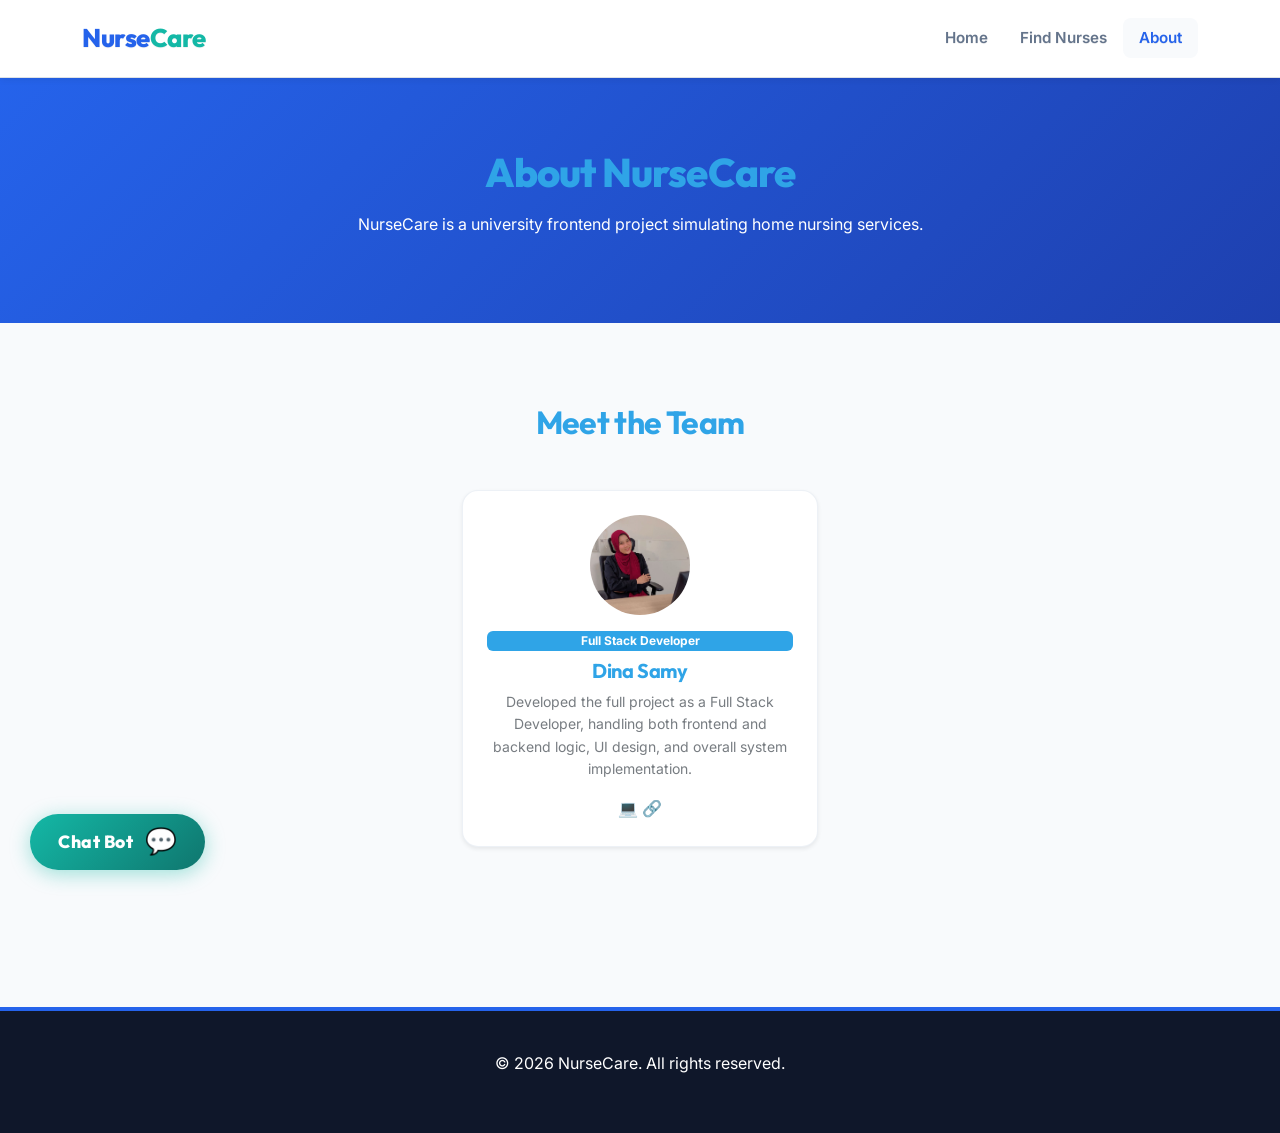
<file: about.html>
<!DOCTYPE html>
<html lang="en" dir="ltr">
<head>
  <meta charset="UTF-8">
  <meta name="viewport" content="width=device-width, initial-scale=1.0">
  <title>About Us – NurseCare</title>
  <link rel="stylesheet" href="bootstrap/css/bootstrap.min.css">
  <link rel="stylesheet" href="css/style.css">
  <link rel="preconnect" href="https://fonts.googleapis.com">
  <link href="https://fonts.googleapis.com/css2?family=Nunito:wght@400;600;700;800&family=Lato:wght@300;400;700&family=Cairo:wght@400;600;700;800&display=swap" rel="stylesheet">

  <style>
    [dir="rtl"] .form-select {
        background-position: left 0.75rem center !important;
        padding-right: 1rem !important;
        padding-left: 2.25rem !important;
    }
    [dir="rtl"] .form-control {
        padding-right: 1rem !important;
    }
  </style>
</head>

<body id="page-about" style="display: flex; flex-direction: column; min-height: 100vh;">

  <!-- NAVBAR -->
  <nav class="navbar navbar-expand-lg sticky-top bg-white border-bottom">
    <div class="container">
      <a class="navbar-brand d-flex align-items-center gap-2" href="index.html" style="text-decoration:none;">
        
        <span style="color:#2563eb; font-weight:800; font-size:1.6rem;">
          Nurse<span style="color:#14b8a6;">Care</span>
        </span>
      </a>

      <button class="navbar-toggler" type="button" data-bs-toggle="collapse" data-bs-target="#navMenu">☰</button>

      <div class="collapse navbar-collapse" id="navMenu">
        <ul class="navbar-nav ms-auto">
          <li class="nav-item"><a class="nav-link" href="index.html">Home</a></li>
          <li class="nav-item"><a class="nav-link" href="nurses.html">Find Nurses</a></li>
          <li class="nav-item"><a class="nav-link active" href="about.html">About</a></li>
        </ul>
      </div>
    </div>
  </nav>

  <!-- HERO -->
  <section style="background: linear-gradient(135deg, #2563eb 0%, #1e40af 100%); padding: 70px 0; color:white;">
    <div class="container text-center">
      <h1 style="font-weight:800;">About NurseCare</h1>
      <p class="mt-3">NurseCare is a university frontend project simulating home nursing services.</p>
    </div>
  </section>

  <!-- TEAM -->
  <section class="section-pad">
    <div class="container text-center">

      <h2>Meet the Team</h2>

      <div class="row justify-content-center mt-5">

        <!-- ONLY DINA -->
        <div class="col-sm-6 col-lg-4">
          <div class="card p-4 text-center shadow-sm" style="border-radius: 16px;">

            <img src="images/dina.jpeg"
                 alt="Dina Samy"
                 class="rounded-circle mx-auto mb-3"
                 style="width: 100px; height: 100px; object-fit: cover;">

            <span class="badge bg-primary mb-2">Full Stack Developer</span>

            <h5 class="fw-bold">Dina Samy</h5>

            <p class="text-muted small">
  Developed the full project as a Full Stack Developer, handling both frontend and backend logic, UI design, and overall system implementation.            </p>

            <div>
              <a href="https://github.com/dony251">💻</a>
              <a href="https://www.linkedin.com/in/dina-samy-a678242b7">🔗</a>
            </div>

          </div>
        </div>

      </div>
    </div>
  </section>

  <!-- FOOTER -->
  <footer style="background:#0f172a; color:white; padding:40px 0;">
    <div class="container text-center">
      <p>© 2026 NurseCare. All rights reserved.</p>
    </div>
  </footer>

  <script src="bootstrap/js/bootstrap.bundle.min.js"></script>
  <script src="js/script.js"></script>
</body>
</html>
</file>
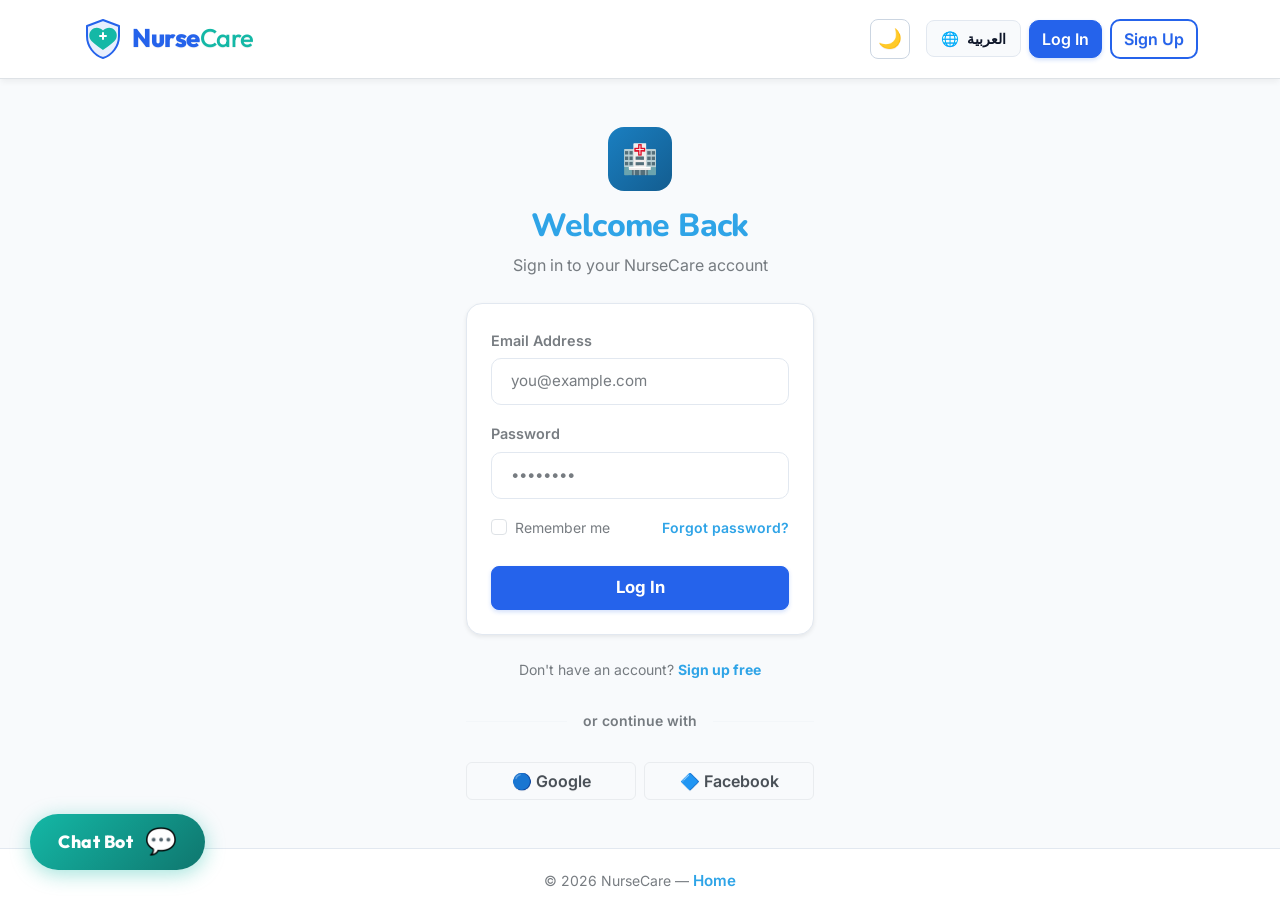
<file: dashboard.html>
<!DOCTYPE html>
<html lang="en" dir="ltr">
<head>
  <meta charset="UTF-8">
  <meta name="viewport" content="width=device-width, initial-scale=1.0">
  <title>Dashboard – NurseCare</title>
  <link rel="stylesheet" href="bootstrap/css/bootstrap.min.css">
  <link rel="stylesheet" href="css/style.css">
  <link href="https://fonts.googleapis.com/css2?family=Nunito:wght@400;600;700;800&family=Lato:wght@300;400;700&family=Cairo:wght@400;600;700;800&display=swap" rel="stylesheet">
</head>
<body id="page-dashboard" style="background:var(--light-bg); display: flex; flex-direction: column; min-height: 100vh;">

  <nav class="navbar navbar-expand-lg sticky-top bg-white border-bottom">
    <div class="container">
      <a class="navbar-brand d-flex align-items-center gap-2" href="index.html" style="text-decoration:none;">
        <svg width="42" height="42" viewBox="0 0 42 42" fill="none" xmlns="http://www.w3.org/2000/svg" class="d-inline-block align-top navbar-logo">
          <path d="M21 2L5 8V18C5 28.1 11.8 37.3 21 40C30.2 37.3 37 28.1 37 18V8L21 2Z" fill="#2563eb" fill-opacity="0.1"/>
          <path d="M21 2L5 8V18C5 28.1 11.8 37.3 21 40C30.2 37.3 37 28.1 37 18V8L21 2Z" stroke="#2563eb" stroke-width="2" stroke-linecap="round" stroke-linejoin="round"/>
          <path d="M21 12.5C24.5 9 29.5 9 32.5 12C35.5 15 35.5 20 32.5 23C29.5 26 21 32 21 32C21 32 12.5 26 9.5 23C6.5 20 6.5 15 9.5 12C12.5 9 17.5 9 21 12.5Z" fill="#14b8a6"/>
          <path d="M21 15V21M18 18H24" stroke="white" stroke-width="2" stroke-linecap="round" stroke-linejoin="round"/>
        </svg>
        <span style="color:#2563eb; font-family:'Outfit',sans-serif; font-weight:800; font-size:1.6rem; letter-spacing: -0.5px;">Nurse<span style="color:#14b8a6; font-weight: 500;">Care</span></span>
      </a>

      <button class="navbar-toggler" type="button" data-bs-toggle="collapse" data-bs-target="#navMenu">☰</button>
      <div class="collapse navbar-collapse" id="navMenu">
        <ul class="navbar-nav ms-auto align-items-lg-center gap-1 mb-2 mb-lg-0">
          <li class="nav-item"><a class="nav-link" href="index.html" data-i18n="nav_home">Home</a></li>
          <li class="nav-item"><a class="nav-link" href="nurses.html" data-i18n="nav_nurses">Find Nurses</a></li>
          <li class="nav-item"><a class="nav-link" href="about.html" data-i18n="nav_about">About</a></li>
        </ul>
        <div class="d-flex align-items-center gap-2 ms-3">
          <button class="lang-btn" onclick="toggleLanguage()" id="langBtn">
            <span class="lang-flag" aria-hidden="true">🌐</span>
            <span data-i18n="nav_lang">العربية</span>
          </button>
        </div>
      </div>
    </div>
  </nav>

  <div style="background:linear-gradient(135deg,#1e40af,#3b82f6);color:white;padding:40px 0 30px;">
    <div class="container d-flex justify-content-between align-items-center flex-wrap gap-3">
      <div>
        <h1 style="font-family:'Outfit',sans-serif;font-weight:800;font-size:2rem;" data-i18n="dash_h1">Patient Dashboard</h1>
        <p style="opacity:.88;margin:0;" data-i18n="dash_sub">Track and manage all your nursing service requests</p>
      </div>
      <a href="nurses.html" class="btn btn-accent px-4" data-i18n="dash_book_btn">+ Book New Nurse</a>
    </div>
  </div>

  <div class="container mt-4">
    <div class="bg-white-card p-4 d-flex justify-content-between align-items-center gap-4 flex-wrap shadow-sm" style="border-radius:16px; border-left: 5px solid var(--accent);">
      <div class="d-flex align-items-center gap-4 flex-wrap">
        <div id="dashProfileImgContainer"></div>
        <div>
          <h3 id="profileName" class="mb-1 fw-bold text-dark">Welcome back!</h3>
          <p class="text-muted mb-1" id="profileEmail">Loading email...</p>
          <span class="badge bg-primary" id="profilePhone">Loading phone...</span>
          <span class="badge" style="background: var(--accent);" id="profileType" data-i18n="reg_patient">Patient</span>
        </div>
      </div>
      <div class="d-flex gap-2">
        <button class="btn btn-outline-primary fw-bold" id="openEditModalBtn" data-bs-toggle="modal" data-bs-target="#editProfileModal">⚙️ <span data-i18n="ep_title_short">تعديل الملف</span></button>
        <button class="btn btn-outline-danger fw-bold" onclick="dashboardLogout()" data-i18n="dash_logout_btn">تسجيل خروج</button>
      </div>
    </div>
  </div>

  <div class="container py-4 flex-grow-1">

    <div class="row g-3 mb-4">
      <div class="col-6 col-md-3"><div class="stat-card blue"><div class="stat-value" id="statTotal">0</div><div class="stat-label" data-i18n="stat_total">Total Requests</div><div class="stat-icon" aria-hidden="true">📋</div></div></div>
      <div class="col-6 col-md-3"><div class="stat-card green"><div class="stat-value" id="statActive">0</div><div class="stat-label" data-i18n="stat_active">Active</div><div class="stat-icon" aria-hidden="true">✅</div></div></div>
      <div class="col-6 col-md-3"><div class="stat-card amber"><div class="stat-value" id="statPending">0</div><div class="stat-label" data-i18n="stat_pending">Pending</div><div class="stat-icon" aria-hidden="true">⏳</div></div></div>
      <div class="col-6 col-md-3"><div class="stat-card purple"><div class="stat-value" id="statCompleted">0</div><div class="stat-label" data-i18n="stat_completed">Completed</div><div class="stat-icon" aria-hidden="true">🎉</div></div></div>
    </div>

    <div class="bg-white-card mb-4 shadow-sm" style="border-radius:16px;">
      <div class="d-flex justify-content-between align-items-center p-3 border-bottom flex-wrap gap-2">
        <h5 class="fw-bold mb-0 text-dark" data-i18n="dash_req_h">My Service Requests</h5>
        <button class="btn btn-sm btn-outline-secondary" onclick="location.reload()" data-i18n="dash_refresh">↻ Refresh</button>
      </div>

      <div class="table-responsive p-3 pt-0 mt-3">
        <table class="table table-hover align-middle" style="font-size:.92rem;">
          <thead style="background:var(--light-bg);">
            <tr>
              <th data-i18n="dash_th_id">ID</th>
              <th data-i18n="dash_th_nurse">NURSE</th>
              <th data-i18n="dash_th_spec">SPECIALTY</th>
              <th data-i18n="dash_th_date">DATE</th>
              <th data-i18n="dash_th_time">TIME</th>
              <th data-i18n="dash_th_status">STATUS</th>
              <th data-i18n="dash_th_rate">RATE</th>
              <th data-i18n="dash_th_action">ACTIONS</th>
            </tr>
          </thead>
          <tbody id="requestsTable">
          </tbody>
        </table>
      </div>
    </div>

    <div class="row g-4 mt-2">
      <div class="col-md-6">
        <div class="bg-white-card h-100 shadow-sm" style="border-radius:16px;">
          <h6 class="fw-bold mb-3 text-dark" data-i18n="dash_upcoming">Upcoming Visits</h6>
          <div id="upcomingVisitsList"></div> 
        </div>
      </div>
      <div class="col-md-6">
        <div class="bg-white-card h-100 shadow-sm" style="border-radius:16px;">
          <h6 class="fw-bold mb-3 text-dark" data-i18n="dash_tips">Health Tips</h6>
          <div class="d-flex gap-3 mb-3">
            <span style="font-size:1.4rem;" aria-hidden="true">💧</span>
            <div>
              <div class="fw-semibold small text-dark" data-i18n="tip_1_h">Stay Hydrated</div>
              <div class="text-muted" style="font-size:.83rem;" data-i18n="tip_1_p">Drink at least 8 glasses of water daily, especially when recovering.</div>
            </div>
          </div>
          <div class="d-flex gap-3 mb-3">
            <span style="font-size:1.4rem;" aria-hidden="true">😴</span>
            <div>
              <div class="fw-semibold small text-dark" data-i18n="tip_2_h">Prioritize Rest</div>
              <div class="text-muted" style="font-size:.83rem;" data-i18n="tip_2_p">Quality sleep is essential for healing and immune function.</div>
            </div>
          </div>
        </div>
      </div>
    </div>
  </div> 

  <div class="modal fade" id="editProfileModal" tabindex="-1" aria-hidden="true">
    <div class="modal-dialog modal-dialog-centered modal-lg">
      <div class="modal-content bg-white" style="border-radius: 16px; border: none;">
        <div class="modal-header" style="background: var(--light-bg); border-bottom: 1px solid var(--border); border-radius: 16px 16px 0 0;">
          <h5 class="modal-title fw-bold text-dark" data-i18n="ep_title">تعديل الملف الشخصي</h5>
          <button type="button" class="btn-close" data-bs-dismiss="modal"></button>
        </div>
        <div class="modal-body p-4">
          <form id="editProfileForm">
            
            <div class="row g-3 mb-3">
              <div class="col-md-6">
                <label for="editFirstName" class="form-label fw-bold text-muted small" data-i18n="ep_first">الاسم الأول</label>
                <input type="text" class="form-control" id="editFirstName" name="first_name">
              </div>
              <div class="col-md-6">
                <label for="editLastName" class="form-label fw-bold text-muted small" data-i18n="ep_last">اسم العائلة</label>
                <input type="text" class="form-control" id="editLastName" name="last_name">
              </div>
            </div>

            <div class="row g-3 mb-3">
              <div class="col-md-6">
                <label for="editEmail" class="form-label fw-bold text-muted small" data-i18n="ep_email">البريد الإلكتروني</label>
                <input type="email" class="form-control" id="editEmail" name="email">
              </div>
              <div class="col-md-6">
                <label for="editPhone" class="form-label fw-bold text-muted small" data-i18n="ep_phone">رقم الهاتف</label>
                <input type="tel" class="form-control" id="editPhone" name="phone">
              </div>
            </div>

            <div class="mb-4">
              <label for="editPassword" class="form-label fw-bold text-muted small" data-i18n="ep_pass">كلمة المرور الجديدة</label>
              <input type="password" class="form-control" id="editPassword" name="password" data-i18n-placeholder="ep_pass_ph" placeholder="اتركه فارغاً لعدم التغيير">
            </div>

            <hr style="border-color: var(--border);">

            <div class="mb-4">
              <label class="form-label fw-bold text-muted small" data-i18n="ep_img">الصورة الشخصية الحالية</label>
              <div id="profilePreviewContainer" class="mb-3 d-flex align-items-center" style="min-height: 90px;"></div>
              <input type="file" class="form-control form-control-sm" id="profileImgInput" name="profile_img" accept="image/*">
              <small class="text-muted mt-1 d-block" style="font-size:0.75rem;" data-i18n="ep_img_hint">اختر صورة جديدة لتغييرها</small>
            </div>

            <button type="submit" class="btn btn-primary w-100 fw-bold py-2" style="font-size: 1.1rem; border-radius:8px;" id="saveProfileBtn" data-i18n="ep_save">حفظ التعديلات</button>
          </form>
        </div>
      </div>
    </div>
  </div>

  <footer style="margin-top: auto; padding: 20px 0; border-top: 1px solid var(--border); background: var(--white);">
    <div class="container text-center text-muted small">
      <span data-i18n="footer_copy">© 2026 NurseCare. All rights reserved.</span>
    </div>
  </footer>

  <script src="bootstrap/js/bootstrap.bundle.min.js"></script>
  <script src="js/script.js"></script>
  <script src="js/lang.js"></script>
  
  <script>
    // دالة تسجيل الخروج المربوطة بالزرار الأحمر
    window.dashboardLogout = function() {
        const msg = (typeof window.t === 'function') ? window.t('confirm_logout') || 'Are you sure you want to log out?' : 'Are you sure you want to log out?';
        if(confirm(msg)) {
            localStorage.removeItem('nc_active_user');
            window.location.href = 'index.html';
        }
    };

    document.addEventListener('DOMContentLoaded', function() {
      const activeUser = JSON.parse(localStorage.getItem('nc_active_user'));
      if (!activeUser) {
        window.location.href = 'login.html';
        return;
      }

      // تعبئة الكارت الشخصي والصورة الذكية
      const fullName = activeUser.first_name ? (activeUser.first_name + ' ' + activeUser.last_name) : activeUser.name;
      if(document.getElementById('profileName')) document.getElementById('profileName').textContent = fullName;
      if(document.getElementById('profileEmail')) document.getElementById('profileEmail').textContent = activeUser.email;
      if(document.getElementById('profilePhone')) document.getElementById('profilePhone').textContent = activeUser.phone || 'No phone added';

      let nameParts = fullName.trim().split(/\s+/).filter(n => n.length > 0);
      let initials = 'U';
      if (nameParts.length >= 2) {
          initials = (nameParts[0][0] + nameParts[1][0]).toUpperCase();
      } else if (fullName.length >= 2) {
          initials = fullName.substring(0, 2).toUpperCase();
      }

      let dbImage = activeUser.profile_image || activeUser.img || ''; 
      const imgContainer = document.getElementById('dashProfileImgContainer');
      let fallbackStyle = `width: 80px; height: 80px; background: linear-gradient(135deg, var(--primary), var(--primary-dk)); color: white; border-radius: 50%; align-items: center; justify-content: center; font-size: 2.2rem; font-weight: 800; border: 3px solid var(--primary); box-shadow: 0 4px 10px rgba(0,0,0,0.1); letter-spacing:1px;`;
      
      if (dbImage && dbImage.trim() !== '' && !dbImage.includes('default-avatar') && dbImage !== 'null') {
          imgContainer.innerHTML = `
            <img src="${dbImage}" alt="Profile" style="width: 80px; height: 80px; border-radius: 50%; object-fit: cover; border: 3px solid var(--primary); box-shadow: 0 4px 10px rgba(0,0,0,0.1);" onerror="this.style.display='none'; this.nextElementSibling.style.display='flex';">
            <div style="${fallbackStyle} display:none;">${initials}</div>
          `;
      } else {
          imgContainer.innerHTML = `<div style="${fallbackStyle} display:flex;">${initials}</div>`;
      }

      // سحب الحجوزات
      fetch(`api/get_bookings.php?user_id=${activeUser.id}`)
        .then(res => res.json())
        .then(response => {
          const tbody = document.getElementById('requestsTable'); 
          const upcomingList = document.getElementById('upcomingVisitsList');
          
          if(tbody) tbody.innerHTML = ''; 
          if(upcomingList) upcomingList.innerHTML = '';

          if(response.status === 'success' && response.data.length > 0) {
            let upcomingHTML = '';
            let upcomingCount = 0;
            
            document.getElementById('statTotal').textContent = response.data.length;
            let pendingCount = 0;

            response.data.forEach(booking => {
              let statusBadge = `<span class="badge bg-warning text-dark">Pending</span>`;
              if(booking.status === 'confirmed') statusBadge = `<span class="badge bg-success">Confirmed</span>`;
              if(booking.status === 'completed') statusBadge = `<span class="badge bg-secondary">Completed</span>`;
              
              if(booking.status === 'pending') pendingCount++;

              const bookingDataStr = encodeURIComponent(JSON.stringify(booking));

              const tr = document.createElement('tr');
              tr.innerHTML = `
                <td class="fw-bold text-primary">#REQ-${booking.id}</td>
                <td class="text-muted small fw-bold">قيد التعيين</td>
                <td>${booking.medical_need}</td>
                <td>${booking.pref_date}</td>
                <td>${booking.pref_time}</td>
                <td>${statusBadge}</td>
                <td>-</td>
                <td>
                  <div class="d-flex gap-2">
                    <button onclick="viewBooking('${bookingDataStr}')" class="btn btn-sm btn-outline-primary" style="border-radius:6px; font-weight:600;">View</button>
                    ${booking.status === 'pending' ? `<button onclick="cancelBooking(${booking.id})" class="btn btn-sm btn-outline-danger" style="border-radius:6px; font-weight:600;">Cancel</button>` : ''}
                  </div>
                </td>
              `;
              if(tbody) tbody.appendChild(tr);

              if (booking.status !== 'completed' && upcomingCount < 2) {
                const dateObj = new Date(booking.pref_date);
                const monthName = isNaN(dateObj) ? '---' : dateObj.toLocaleString('default', { month: 'short' }).toUpperCase();
                const dayNum = isNaN(dateObj) ? '--' : dateObj.getDate();
                
                let upcomingStatus = booking.status === 'confirmed' ? '<span class="text-success small fw-bold">نشط</span>' : '<span class="text-warning small fw-bold" style="color:#d97706!important;">قيد الانتظار</span>';

                upcomingHTML += `
                <div class="d-flex align-items-center justify-content-between p-3 mb-3" style="background:var(--light-bg); border-radius:12px; border:1px solid var(--border);">
                  <div>
                    <h6 class="mb-1 fw-bold text-dark">${booking.medical_need}</h6>
                    <div class="text-muted small">${upcomingStatus} · ${booking.pref_time}</div>
                  </div>
                  <div class="text-center" style="background:var(--primary); color:white; border-radius:8px; width:50px; height:50px; display:flex; flex-direction:column; justify-content:center; box-shadow:0 4px 10px rgba(37,99,235,0.2);">
                    <span style="font-size:.7rem; font-weight:700; line-height:1; margin-bottom:2px;">${monthName}</span>
                    <span style="font-size:1.1rem; font-weight:800; line-height:1;">${dayNum}</span>
                  </div>
                </div>
                `;
                upcomingCount++;
              }
            });

            document.getElementById('statPending').textContent = pendingCount;
            if(upcomingList) {
              upcomingList.innerHTML = upcomingHTML !== '' ? upcomingHTML : '<p class="text-muted text-center py-3">لا توجد زيارات قادمة حالياً.</p>';
            }

          } else {
            if(tbody) tbody.innerHTML = `<tr><td colspan="8" class="text-center text-muted py-4">You have no bookings yet.</td></tr>`;
            if(upcomingList) upcomingList.innerHTML = '<p class="text-muted text-center py-3" data-i18n="no_upcoming_visits">لا توجد زيارات قادمة حالياً.</p>';
          }
        })
        .catch(err => console.error('Error fetching bookings:', err));

      // ==========================================
      // سحر المودال (البيانات الشفافة للمريض)
      // ==========================================
      const editModal = document.getElementById('editProfileModal');
      let removeProfileImg = false;

      if (editModal) {
          document.getElementById('openEditModalBtn').addEventListener('click', function () {
              const au = JSON.parse(localStorage.getItem('nc_active_user'));
              if(au) {
                  let fName = au.first_name || '';
                  let lName = au.last_name || '';
                  if(!fName && au.name) {
                      let parts = au.name.trim().split(/\s+/);
                      fName = parts[0];
                      lName = parts.slice(1).join(' ');
                  }

                  document.getElementById('editFirstName').placeholder = fName || 'الاسم الأول';
                  document.getElementById('editLastName').placeholder = lName || 'اسم العائلة';
                  document.getElementById('editEmail').placeholder = au.email || 'البريد الإلكتروني';
                  document.getElementById('editPhone').placeholder = au.phone || 'رقم الهاتف';
                  
                  document.getElementById('editFirstName').value = '';
                  document.getElementById('editLastName').value = '';
                  document.getElementById('editEmail').value = '';
                  document.getElementById('editPhone').value = '';
                  document.getElementById('editPassword').value = ''; 
                  document.getElementById('profileImgInput').value = '';

                  const profContainer = document.getElementById('profilePreviewContainer');
                  removeProfileImg = false; 
                  
                  let hasProfilePic = au.profile_image && au.profile_image.trim() !== '' && !au.profile_image.includes('default-avatar') && au.profile_image !== 'null';

                  if (hasProfilePic) {
                      profContainer.innerHTML = `
                          <div class="position-relative d-inline-block">
                              <img src="${au.profile_image}" class="rounded-circle border shadow-sm" style="width:85px;height:85px;object-fit:cover;border-color:var(--border)!important;" onerror="this.src='assets/default-avatar.png'">
                              <button type="button" class="btn btn-danger btn-sm position-absolute top-0 start-100 translate-middle rounded-circle d-flex align-items-center justify-content-center" style="width:24px;height:24px;padding:0;font-size:12px;box-shadow:0 2px 4px rgba(0,0,0,0.2);" onclick="removeProfImgPreview()" title="حذف الصورة">✕</button>
                          </div>
                      `;
                  } else {
                      profContainer.innerHTML = `
                          <div class="position-relative d-inline-block opacity-50">
                              <img src="assets/default-avatar.png" class="rounded-circle border shadow-sm" style="width:85px;height:85px;object-fit:cover;border-color:var(--border)!important;" alt="Default Avatar">
                          </div>
                      `;
                  }
              }
          });
      }

      window.removeProfImgPreview = function() {
          document.getElementById('profilePreviewContainer').innerHTML = `
              <div class="position-relative d-inline-block opacity-50">
                  <img src="assets/default-avatar.png" class="rounded-circle border shadow-sm" style="width:85px;height:85px;object-fit:cover;border-color:var(--border)!important;">
              </div>
              <div class="text-danger small fw-bold ms-3">سيتم الحذف عند التأكيد</div>
          `;
          removeProfileImg = true;
      };

      const editForm = document.getElementById('editProfileForm');
      if (editForm) {
          editForm.addEventListener('submit', function(e) {
              e.preventDefault();
              const btn = document.getElementById('saveProfileBtn');
              btn.innerHTML = 'جاري الحفظ والرفع... ⏳';
              btn.disabled = true;

              const au = JSON.parse(localStorage.getItem('nc_active_user'));
              const formData = new FormData(this);
              formData.append('user_id', au.id);
              formData.append('remove_profile_img', removeProfileImg ? 'true' : 'false');

              fetch('api/update_profile.php', {
                  method: 'POST',
                  body: formData
              })
              .then(res => res.json())
              .then(data => {
                  if(data.status === 'success') {
                      if(data.user && data.user.id) localStorage.setItem('nc_active_user', JSON.stringify(data.user));
                      alert('✅ تم التحديث بنجاح!');
                      location.reload(); 
                  } else {
                      alert('❌ ' + data.message);
                      btn.innerHTML = 'حفظ التعديلات';
                      btn.disabled = false;
                  }
              })
              .catch(err => {
                  console.error(err);
                  alert('❌ حدث خطأ في الاتصال بالخادم!');
                  btn.innerHTML = 'حفظ التعديلات';
                  btn.disabled = false;
              });
          });
      }
    });

    window.viewBooking = function(encodedData) {
      const booking = JSON.parse(decodeURIComponent(encodedData));
      const details = `
🏥 تفاصيل الطلب رقم: REQ-${booking.id}
-----------------------------------
الخدمة: ${booking.medical_need}
تاريخ الزيارة: ${booking.pref_date}
الوقت: ${booking.pref_time}

📍 العنوان: ${booking.address}
📞 رقم التواصل: ${booking.phone}

حالة الطلب: ${booking.status.toUpperCase()}
      `;
      alert(details);
    };

    window.cancelBooking = function(bookingId) {
      if(confirm('⚠️ هل أنت متأكد من إلغاء هذا الحجز نهائياً؟')) {
        fetch('api/cancel_request.php', {
          method: 'POST',
          headers: { 'Content-Type': 'application/json' },
          body: JSON.stringify({ booking_id: bookingId })
        })
        .then(res => res.json())
        .then(data => {
          if(data.status === 'success') {
            alert('✅ تم إلغاء الحجز بنجاح!');
            location.reload();
          } else {
            alert('❌ ' + data.message);
          }
        })
        .catch(err => console.error(err));
      }
    };
  </script>
</body>
</html>
</file>
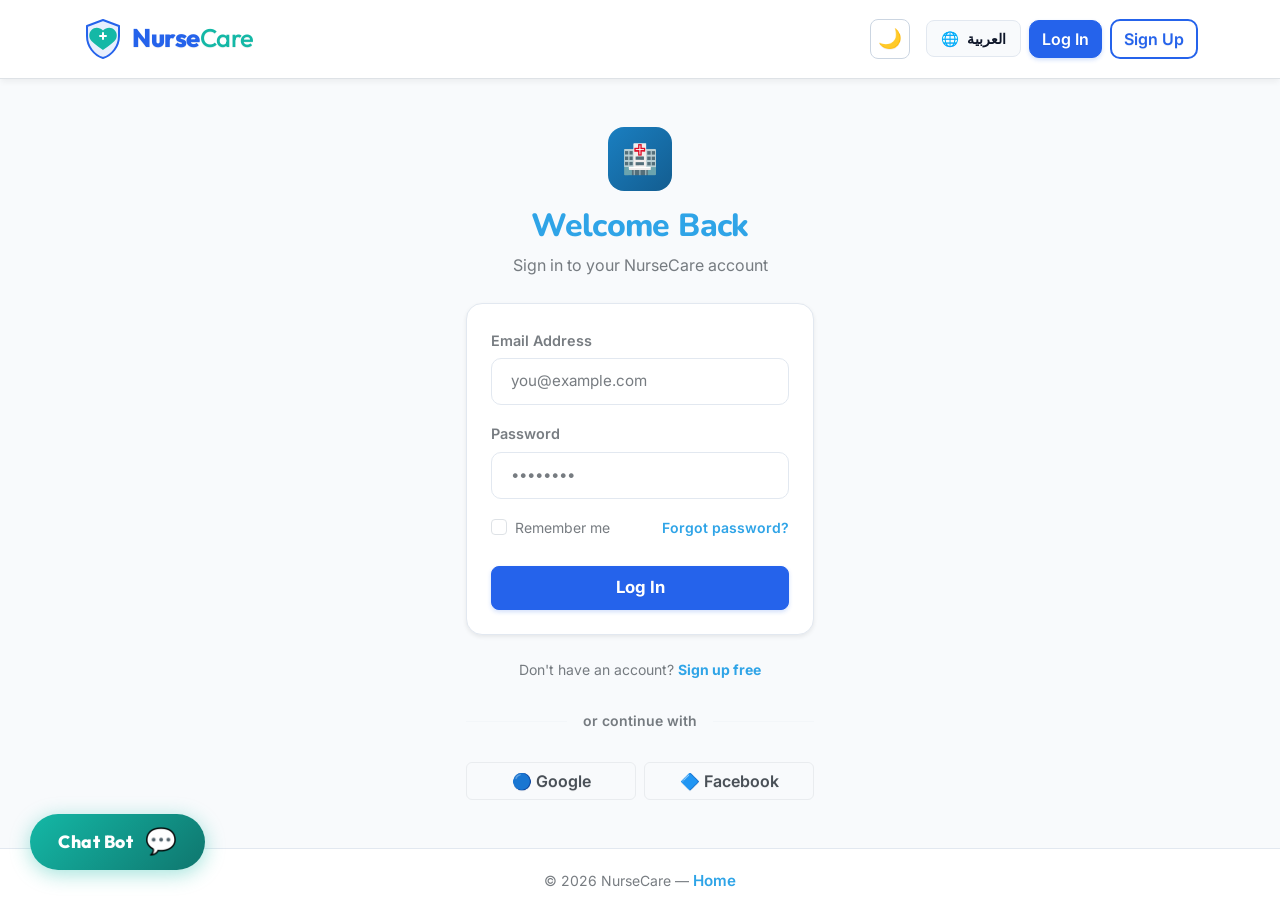
<file: login.html>
<!DOCTYPE html>
<html lang="en" dir="ltr">
<head>
  <meta charset="UTF-8">
  <meta name="viewport" content="width=device-width, initial-scale=1.0">
  <title>Log In – NurseCare</title>
  <link rel="stylesheet" href="bootstrap/css/bootstrap.min.css">
  <link rel="stylesheet" href="css/style.css">
  <link href="https://fonts.googleapis.com/css2?family=Nunito:wght@400;600;700;800&family=Lato:wght@300;400;700&family=Cairo:wght@400;600;700;800&display=swap" rel="stylesheet">
</head>
<body id="page-login" style="background:var(--light-bg); display: flex; flex-direction: column; min-height: 100vh;">

  <nav class="navbar navbar-expand-lg bg-white sticky-top border-bottom">
    <div class="container">
      <a class="navbar-brand d-flex align-items-center gap-2" href="index.html" style="text-decoration:none;">
        <svg width="42" height="42" viewBox="0 0 42 42" fill="none" xmlns="http://www.w3.org/2000/svg" class="d-inline-block align-top navbar-logo">
          <path d="M21 2L5 8V18C5 28.1 11.8 37.3 21 40C30.2 37.3 37 28.1 37 18V8L21 2Z" fill="#2563eb" fill-opacity="0.1"/>
          <path d="M21 2L5 8V18C5 28.1 11.8 37.3 21 40C30.2 37.3 37 28.1 37 18V8L21 2Z" stroke="#2563eb" stroke-width="2" stroke-linecap="round" stroke-linejoin="round"/>
          <path d="M21 12.5C24.5 9 29.5 9 32.5 12C35.5 15 35.5 20 32.5 23C29.5 26 21 32 21 32C21 32 12.5 26 9.5 23C6.5 20 6.5 15 9.5 12C12.5 9 17.5 9 21 12.5Z" fill="#14b8a6"/>
          <path d="M21 15V21M18 18H24" stroke="white" stroke-width="2" stroke-linecap="round" stroke-linejoin="round"/>
        </svg>
        <span style="color:#2563eb; font-family:'Outfit',sans-serif; font-weight:800; font-size:1.6rem; letter-spacing: -0.5px;">Nurse<span style="color:#14b8a6; font-weight: 500;">Care</span></span>
      </a>
      <div class="ms-auto d-flex align-items-center gap-2">
        <button class="lang-btn" onclick="toggleLanguage()" id="langBtn">
          <span class="lang-flag" aria-hidden="true">🌐</span>
          <span data-i18n="nav_lang">العربية</span>
        </button>
        <a href="login.html" class="btn btn-primary" data-i18n="nav_login">Log In</a>
        <a href="register.html" class="btn btn-outline-primary" data-i18n="nav_signup">Sign Up</a>
      </div>
    </div>
  </nav>

  <div class="container py-5 flex-grow-1 d-flex align-items-center justify-content-center">
    <div class="row justify-content-center w-100">
      <div class="col-md-6 col-lg-4">

        <div class="text-center mb-4">
          <div style="width:64px;height:64px;background:linear-gradient(135deg,#1a7fc1,#135d90);border-radius:16px;display:flex;align-items:center;justify-content:center;margin:0 auto 1rem;font-size:1.8rem;" aria-hidden="true">🏥</div>
          <h2 style="font-family:'Nunito',sans-serif;font-weight:800;" data-i18n="login_welcome">Welcome Back</h2>
          <p class="text-muted" data-i18n="login_sub">Sign in to your NurseCare account</p>
        </div>

        <div class="form-card bg-white p-4 shadow-sm" style="border-radius: 16px; border: 1px solid var(--border);">
          <form id="loginForm">
            <div class="mb-3">
              <label for="loginEmail" class="form-label fw-semibold text-muted small" data-i18n="login_email">Email Address</label>
              <input type="email" class="form-control" id="loginEmail" placeholder="you@example.com" required>
            </div>
            <div class="mb-3">
              <label for="loginPassword" class="form-label fw-semibold text-muted small" data-i18n="login_pw">Password</label>
              <input type="password" class="form-control" id="loginPassword" placeholder="••••••••" required>
            </div>
            <div class="d-flex justify-content-between align-items-center mb-4">
              <div class="form-check">
                <input class="form-check-input" type="checkbox" id="rememberMe">
                <label class="form-check-label text-muted small" for="rememberMe" data-i18n="login_remember">Remember me</label>
              </div>
              <a href="#" class="small text-primary text-decoration-none fw-semibold" data-bs-toggle="modal" data-bs-target="#forgotPasswordModal" data-i18n="login_forgot">Forgot password?</a>
            </div>
            <button type="submit" class="btn btn-primary w-100 py-2 fw-bold" style="font-size:1.05rem; border-radius: 8px;" data-i18n="login_btn">Log In</button>
          </form>
        </div>

        <p class="text-center mt-4 text-muted small">
          <span data-i18n="login_no_acc">Don't have an account?</span> <a href="register.html" class="fw-bold text-primary text-decoration-none" data-i18n="login_signup">Sign up free</a>
        </p>

        <div class="d-flex align-items-center gap-3 my-4">
          <hr style="flex:1;border-color:var(--border);">
          <span class="text-muted small fw-semibold" data-i18n="login_or">or continue with</span>
          <hr style="flex:1;border-color:var(--border);">
        </div>

        <div class="d-flex gap-2">
          <button type="button" class="btn btn-outline-secondary w-100 small fw-semibold" onclick="showToast(typeof window.t === 'function' ? window.t('toast_social') : 'Social login not available.')"><span aria-hidden="true">🔵</span> <span data-i18n="btn_google">Google</span></button>
          <button type="button" class="btn btn-outline-secondary w-100 small fw-semibold" onclick="showToast(typeof window.t === 'function' ? window.t('toast_social') : 'Social login not available.')"><span aria-hidden="true">🔷</span> <span data-i18n="btn_facebook">Facebook</span></button>
        </div>

      </div>
    </div>
  </div>

  <div class="modal fade" id="forgotPasswordModal" tabindex="-1" aria-hidden="true">
    <div class="modal-dialog modal-dialog-centered">
      <div class="modal-content" style="border-radius: 16px; border: none; background: var(--white);">
        <div class="modal-header" style="background: var(--light-bg); border-bottom: 1px solid var(--border); border-radius: 16px 16px 0 0;">
          <h5 class="modal-title fw-bold text-dark" data-i18n="forgot_title">استعادة كلمة المرور</h5>
          <button type="button" class="btn-close" data-bs-dismiss="modal" aria-label="Close"></button>
        </div>
        <div class="modal-body p-4">
          <form id="forgotPasswordForm">
            <p class="text-muted small mb-4" data-i18n="forgot_sub">أدخل بريدك الإلكتروني المسجل لدينا وكلمة المرور الجديدة التي تريدها.</p>
            
            <div class="mb-3">
              <label class="form-label fw-bold text-muted small" data-i18n="forgot_email_lbl">البريد الإلكتروني</label>
              <input type="email" class="form-control" id="resetEmail" required placeholder="you@example.com">
            </div>
            
            <div class="mb-3">
              <label class="form-label fw-bold text-muted small" data-i18n="forgot_new_pw_lbl">كلمة المرور الجديدة</label>
              <input type="password" class="form-control" id="resetNewPw" required placeholder="••••••••" minlength="6">
            </div>
            
            <div class="mb-4">
              <label class="form-label fw-bold text-muted small" data-i18n="forgot_confirm_pw_lbl">تأكيد كلمة المرور الجديدة</label>
              <input type="password" class="form-control" id="resetConfirmPw" required placeholder="••••••••" minlength="6">
            </div>
            
            <button type="submit" class="btn btn-primary w-100 fw-bold py-2" style="border-radius: 8px;" id="resetBtn" data-i18n="forgot_btn">تغيير كلمة المرور</button>
          </form>
        </div>
      </div>
    </div>
  </div>

  <footer style="margin-top:auto; padding: 20px 0; border-top: 1px solid var(--border); background: white;">
    <div class="container text-center text-muted small">
      © 2026 NurseCare — <a href="index.html" class="text-decoration-none fw-semibold text-primary" data-i18n="nav_home">Go to Home</a>
    </div>
  </footer>

  <script src="bootstrap/js/bootstrap.bundle.min.js"></script>
  <script src="js/script.js"></script>
  <script src="js/lang.js"></script>
  <script>
    document.addEventListener('DOMContentLoaded', function() {
      const notify = typeof showToast === 'function' ? showToast : alert;

      // --- كود تسجيل الدخول ---
      const loginForm = document.getElementById('loginForm');
      if (loginForm) {
        loginForm.addEventListener('submit', function(e) {
          e.preventDefault();
          const email = document.getElementById('loginEmail').value;
          const pw = document.getElementById('loginPassword').value;

          fetch('api/login.php', {
            method: 'POST',
            headers: { 'Content-Type': 'application/json' },
            body: JSON.stringify({ email: email, password: pw })
          })
          .then(res => res.json())
          .then(data => {
            if(data.status === 'success') {
              localStorage.setItem('nc_active_user', JSON.stringify(data.user));
              notify('✅ Login successful!');
              setTimeout(() => { 
                if(data.user.account_type === 'nurse') {
                  window.location.href = 'nurse-dashboard.html';
                } else {
                  window.location.href = 'dashboard.html'; 
                }
              }, 1500);
            } else {
              notify('❌ ' + data.message); 
            }
          })
          .catch(err => notify('❌ Server connection error!'));
        });
      }

      // --- كود استعادة كلمة المرور ---
      const forgotForm = document.getElementById('forgotPasswordForm');
      if (forgotForm) {
        forgotForm.addEventListener('submit', function(e) {
          e.preventDefault();
          
          const email = document.getElementById('resetEmail').value;
          const newPw = document.getElementById('resetNewPw').value;
          const confirmPw = document.getElementById('resetConfirmPw').value;
          const btn = document.getElementById('resetBtn');

          // التحقق من تطابق الباسوورد
          if(newPw !== confirmPw) {
            notify('❌ كلمة المرور غير متطابقة!');
            return;
          }

          btn.innerHTML = 'جاري التغيير... ⏳';
          btn.disabled = true;

          // إرسال الطلب للـ API
          fetch('api/reset_password.php', {
            method: 'POST',
            headers: { 'Content-Type': 'application/json' },
            body: JSON.stringify({ email: email, new_password: newPw })
          })
          .then(res => res.json())
          .then(data => {
            if(data.status === 'success') {
              notify('✅ ' + data.message);
              // قفل النافذة وتفريغ الخانات بعد النجاح
              setTimeout(() => {
                const modal = bootstrap.Modal.getInstance(document.getElementById('forgotPasswordModal'));
                modal.hide();
                forgotForm.reset();
                btn.innerHTML = 'تغيير كلمة المرور';
                btn.disabled = false;
              }, 1500);
            } else {
              notify('❌ ' + data.message);
              btn.innerHTML = 'تغيير كلمة المرور';
              btn.disabled = false;
            }
          })
          .catch(err => {
            notify('❌ خطأ في الاتصال بالسيرفر!');
            btn.innerHTML = 'تغيير كلمة المرور';
            btn.disabled = false;
          });
        });
      }
    });
  </script>
</body>
</html>
</file>
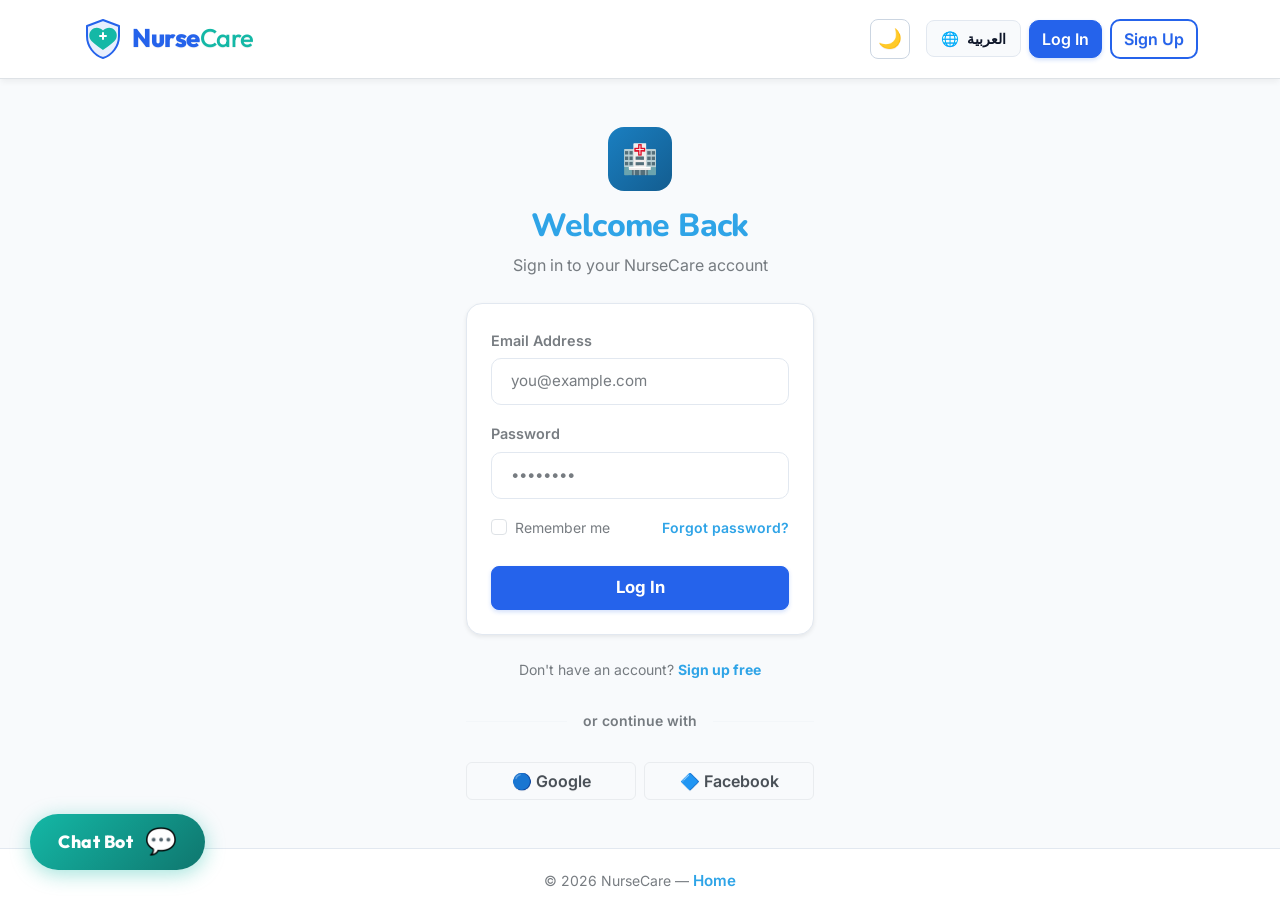
<file: nurse-dashboard.html>
<!DOCTYPE html>
<html lang="en" dir="ltr">
<head>
  <meta charset="UTF-8">
  <meta name="viewport" content="width=device-width, initial-scale=1.0">
  <title>Nurse Dashboard – NurseCare</title>
  <link rel="stylesheet" href="bootstrap/css/bootstrap.min.css">
  <link rel="stylesheet" href="css/style.css">
  <link href="https://fonts.googleapis.com/css2?family=Nunito:wght@400;600;700;800&family=Lato:wght@300;400;700&family=Cairo:wght@400;600;700;800&display=swap" rel="stylesheet">
</head>
<body id="page-nurse-dashboard" style="background:var(--light-bg); display: flex; flex-direction: column; min-height: 100vh;">

  <nav class="navbar navbar-expand-lg sticky-top bg-white border-bottom">
    <div class="container">
      <a class="navbar-brand d-flex align-items-center gap-2" href="index.html" style="text-decoration: none;">
        <svg width="42" height="42" viewBox="0 0 42 42" fill="none" xmlns="http://www.w3.org/2000/svg" class="d-inline-block align-top navbar-logo">
          <path d="M21 2L5 8V18C5 28.1 11.8 37.3 21 40C30.2 37.3 37 28.1 37 18V8L21 2Z" fill="#2563eb" fill-opacity="0.1"/>
          <path d="M21 2L5 8V18C5 28.1 11.8 37.3 21 40C30.2 37.3 37 28.1 37 18V8L21 2Z" stroke="#2563eb" stroke-width="2" stroke-linecap="round" stroke-linejoin="round"/>
          <path d="M21 12.5C24.5 9 29.5 9 32.5 12C35.5 15 35.5 20 32.5 23C29.5 26 21 32 21 32C21 32 12.5 26 9.5 23C6.5 20 6.5 15 9.5 12C12.5 9 17.5 9 21 12.5Z" fill="#14b8a6"/>
          <path d="M21 15V21M18 18H24" stroke="white" stroke-width="2" stroke-linecap="round" stroke-linejoin="round"/>
        </svg>
        <span style="color:#2563eb; font-family:'Outfit',sans-serif; font-weight:800; font-size:1.6rem; letter-spacing: -0.5px;">Nurse<span style="color:#14b8a6; font-weight: 500;">Care</span></span>
      </a>
      <button class="navbar-toggler" type="button" data-bs-toggle="collapse" data-bs-target="#navMenu">☰</button>
      <div class="collapse navbar-collapse" id="navMenu">
        <ul class="navbar-nav ms-auto align-items-lg-center gap-1 mb-2 mb-lg-0">
          <li class="nav-item"><a class="nav-link" href="index.html" data-i18n="nav_home">Home</a></li>
          <li class="nav-item"><a class="nav-link" href="nurses.html" data-i18n="nav_nurses">Find Nurses</a></li>
          <li class="nav-item"><a class="nav-link" href="about.html" data-i18n="nav_about">About</a></li>
        </ul>
        <div class="d-flex align-items-center gap-2 ms-3">
          <button class="lang-btn" onclick="toggleLanguage()" id="langBtn">
            <span class="lang-flag" aria-hidden="true">🌐</span>
            <span data-i18n="nav_lang">العربية</span>
          </button>
        </div>
      </div>
    </div>
  </nav>

  <div style="background:linear-gradient(135deg,#0f766e,#14b8a6);color:white;padding:40px 0 30px;">
    <div class="container">
      <h1 style="font-family:'Outfit',sans-serif;font-weight:800;font-size:2rem;" data-i18n="nurse_dash_h1">Nurse Dashboard</h1>
      <p style="opacity:.9;margin:0;" data-i18n="nurse_dash_sub">Manage your requests and profile</p>
    </div>
  </div>

  <div class="container mt-4">
    <div class="bg-white-card p-4 d-flex justify-content-between align-items-center flex-wrap gap-4 shadow-sm" style="border-radius:16px; border-left: 5px solid #0f766e;">
      <div class="d-flex align-items-center gap-4 flex-wrap">
        <div id="dashProfileImgContainer"></div>
        <div>
          <h3 id="profileName" class="mb-1 fw-bold text-dark">Welcome!</h3>
          <p class="text-muted mb-1" id="profileEmail">Loading...</p>
          <span class="badge bg-success">Registered Nurse</span>
        </div>
      </div>
      
      <div class="d-flex gap-2">
        <button class="btn btn-outline-primary fw-bold" id="openEditModalBtn" data-bs-toggle="modal" data-bs-target="#editProfileModal" data-i18n="nurse_edit_profile">تعديل الملف الشخصي</button>
        <button class="btn btn-outline-danger fw-bold" onclick="dashboardLogout()" data-i18n="dash_logout_btn">تسجيل خروج</button>
      </div>
    </div>
  </div>

  <div class="container py-4 flex-grow-1">
    <div class="row g-3 mb-4">
      <div class="col-6 col-md-3"><div class="stat-card blue"><div class="stat-value" id="statTotal">0</div><div class="stat-label" data-i18n="nurse_stat_total">Total Patients</div><div class="stat-icon">👥</div></div></div>
      <div class="col-6 col-md-3"><div class="stat-card amber"><div class="stat-value" id="statPending">0</div><div class="stat-label" data-i18n="nurse_stat_pending">New Requests</div><div class="stat-icon">🔔</div></div></div>
      <div class="col-6 col-md-3"><div class="stat-card green"><div class="stat-value" id="statCompleted">0</div><div class="stat-label" data-i18n="nurse_stat_completed">Visits Completed</div><div class="stat-icon">✅</div></div></div>
      <div class="col-6 col-md-3"><div class="stat-card purple"><div class="stat-value">4.9</div><div class="stat-label" data-i18n="nurse_stat_rating">Avg Rating</div><div class="stat-icon">⭐</div></div></div>
    </div>

    <div class="bg-white-card mb-4 shadow-sm" style="border-radius:16px;">
      <h5 class="fw-bold mb-3 text-dark p-3 border-bottom" data-i18n="nurse_req_h">My Patient Requests</h5>
      <div class="table-responsive p-3 pt-0">
        <table class="table table-hover align-middle">
          <thead style="background:var(--light-bg);">
            <tr>
              <th data-i18n="dash_th_id">ID</th>
              <th data-i18n="nurse_th_patient">PATIENT NAME</th>
              <th data-i18n="nurse_th_service">SERVICE NEEDED</th>
              <th data-i18n="dash_th_date">DATE</th>
              <th data-i18n="dash_th_time">TIME</th>
              <th data-i18n="dash_th_status">STATUS</th>
            </tr>
          </thead>
          <tbody id="nurseRequestsTable"></tbody>
        </table>
      </div>
    </div>
  </div> 

  <div class="modal fade" id="editProfileModal" tabindex="-1" aria-hidden="true">
    <div class="modal-dialog modal-dialog-centered modal-lg">
      <div class="modal-content bg-white" style="border-radius: 16px; border: none;">
        <div class="modal-header" style="background: var(--light-bg); border-bottom: 1px solid var(--border); border-radius: 16px 16px 0 0;">
          <h5 class="modal-title fw-bold text-dark" data-i18n="ep_title">تعديل الملف الشخصي بالكامل</h5>
          <button type="button" class="btn-close" data-bs-dismiss="modal"></button>
        </div>
        <div class="modal-body p-4">
          <form id="editProfileForm">
            
            <div class="row g-3 mb-3">
              <div class="col-md-6">
                <label class="form-label fw-bold text-muted small" data-i18n="ep_first">الاسم الأول</label>
                <input type="text" class="form-control" id="editFirstName" name="first_name">
              </div>
              <div class="col-md-6">
                <label class="form-label fw-bold text-muted small" data-i18n="ep_last">اسم العائلة</label>
                <input type="text" class="form-control" id="editLastName" name="last_name">
              </div>
            </div>

            <div class="row g-3 mb-3">
              <div class="col-md-6">
                <label class="form-label fw-bold text-muted small" data-i18n="ep_email">البريد الإلكتروني</label>
                <input type="email" class="form-control" id="editEmail" name="email">
              </div>
              <div class="col-md-6">
                <label class="form-label fw-bold text-muted small" data-i18n="ep_phone">رقم الهاتف</label>
                <input type="tel" class="form-control" id="editPhone" name="phone">
              </div>
            </div>

            <div class="mb-4">
              <label class="form-label fw-bold text-muted small" data-i18n="ep_pass">كلمة المرور الجديدة</label>
              <input type="password" class="form-control" id="editPassword" name="password" data-i18n-placeholder="ep_pass_ph" placeholder="اتركه فارغاً لعدم تغيير الباسوورد">
            </div>

            <hr style="border-color: var(--border);">

            <div class="mb-4">
              <label class="form-label fw-bold text-muted small" data-i18n="ep_bio">نبذة عنك (Bio)</label>
              <textarea class="form-control" id="bioInput" name="bio" rows="3"></textarea>
            </div>

            <div class="row g-4 mb-4">
              <div class="col-md-5">
                <label class="form-label fw-bold text-muted small" data-i18n="ep_img">الصورة الشخصية الحالية</label>
                <div id="profilePreviewContainer" class="mb-3 d-flex align-items-center justify-content-center" style="min-height: 100px;"></div>
                <input type="file" class="form-control form-control-sm" id="profileImgInput" name="profile_img" accept="image/*">
                <small class="text-muted" style="font-size:0.75rem;" data-i18n="ep_img_hint">اختر صورة جديدة لتغييرها</small>
              </div>

              <div class="col-md-7">
                <label class="form-label fw-bold text-muted small" data-i18n="ep_album">ألبوم الأعمال والشهادات</label>
                <div id="albumPreviewContainer" class="mb-3 d-flex flex-wrap gap-2 align-items-center" style="min-height: 100px;"></div>
                <input type="file" class="form-control form-control-sm" id="albumImgInput" name="album_imgs[]" accept="image/*" multiple>
                <small class="text-muted" style="font-size:0.75rem;" data-i18n="ep_album_hint">يمكنك تحديد أكثر من صورة معاً</small>
              </div>
            </div>

            <button type="submit" class="btn btn-primary w-100 fw-bold py-2" style="font-size: 1.1rem; border-radius:8px;" id="saveProfileBtn" data-i18n="ep_save">حفظ التعديلات</button>
          </form>
        </div>
      </div>
    </div>
  </div>
  
  <footer style="margin-top: auto; background:var(--white); padding: 20px 0; border-top:1px solid var(--border); text-align:center;">
    <div class="container small text-muted" data-i18n="nurse_footer_copy">
      © 2026 NurseCare Professional Portal. All rights reserved.
    </div>
  </footer>

  <script src="bootstrap/js/bootstrap.bundle.min.js"></script>
  <script src="js/script.js"></script>
  <script src="js/lang.js"></script>

  <script>
    // دالة تسجيل الخروج المربوطة بالزرار الأحمر
    window.dashboardLogout = function() {
        const msg = (typeof window.t === 'function') ? window.t('confirm_logout') || 'Are you sure you want to log out?' : 'Are you sure you want to log out?';
        if(confirm(msg)) {
            localStorage.removeItem('nc_active_user');
            window.location.href = 'index.html';
        }
    };

    document.addEventListener('DOMContentLoaded', function() {
      const activeUser = JSON.parse(localStorage.getItem('nc_active_user'));
      if (!activeUser || activeUser.account_type !== 'nurse') {
        window.location.href = 'login.html';
        return;
      }

      // رسم الكارت الأساسي
      const fullName = activeUser.first_name ? (activeUser.first_name + ' ' + activeUser.last_name) : activeUser.name;
      document.getElementById('profileName').textContent = 'Dr. ' + fullName;
      document.getElementById('profileEmail').textContent = activeUser.email;

      let initials = 'U';
      let nameParts = fullName.trim().split(/\s+/).filter(n => n.length > 0);
      if (nameParts.length >= 2) initials = (nameParts[0][0] + nameParts[1][0]).toUpperCase();
      else if (fullName.length >= 2) initials = fullName.substring(0, 2).toUpperCase();

      let dbImage = activeUser.profile_image || activeUser.img || ''; 
      const imgContainer = document.getElementById('dashProfileImgContainer');
      let fallbackStyle = `width: 80px; height: 80px; background: linear-gradient(135deg, #0f766e, #14b8a6); color: white; border-radius: 50%; align-items: center; justify-content: center; font-size: 2.2rem; font-weight: 800; border: 3px solid #14b8a6; box-shadow: 0 4px 10px rgba(0,0,0,0.1); letter-spacing:1px;`;

      if (dbImage && dbImage.trim() !== '' && !dbImage.includes('default-avatar') && dbImage !== 'null') {
          imgContainer.innerHTML = `
            <img src="${dbImage}" alt="Profile" style="width: 80px; height: 80px; border-radius: 50%; object-fit: cover; border: 3px solid #14b8a6; box-shadow: 0 4px 10px rgba(0,0,0,0.1);" onerror="this.style.display='none'; this.nextElementSibling.style.display='flex';">
            <div style="${fallbackStyle} display:none;">${initials}</div>
          `;
      } else {
          imgContainer.innerHTML = `<div style="${fallbackStyle} display:flex;">${initials}</div>`;
      }

      // جلب الحجوزات
      fetch(`api/get_nurse_bookings.php?nurse_id=${activeUser.id}`)
        .then(res => res.json())
        .then(response => {
          const tbody = document.getElementById('nurseRequestsTable'); 
          if(response.status === 'success' && response.data.length > 0) {
            document.getElementById('statTotal').textContent = response.data.length;
            let pendingCount = 0, completedCount = 0;
            tbody.innerHTML = '';
            response.data.forEach(b => {
              if(b.status === 'completed') completedCount++;
              if(b.status === 'pending') pendingCount++;
              
              let statusBadge = `<span class="badge bg-warning text-dark">Pending</span>`;
              if(b.status === 'confirmed') statusBadge = `<span class="badge bg-success">Confirmed</span>`;
              if(b.status === 'completed') statusBadge = `<span class="badge bg-secondary">Completed</span>`;

              tbody.innerHTML += `<tr><td class="fw-bold text-primary">#REQ-${b.id}</td><td class="fw-bold">${b.patient_name}</td><td>${b.medical_need}</td><td>${b.pref_date}</td><td>${b.pref_time}</td><td>${statusBadge}</td></tr>`;
            });
            document.getElementById('statPending').textContent = pendingCount;
            document.getElementById('statCompleted').textContent = completedCount;
          } else {
            if(tbody) tbody.innerHTML = `<tr><td colspan="6" class="text-center py-4">No requests found.</td></tr>`;
          }
        });

      // ==========================================
      // سحر المودال (الصور والبيانات الشفافة)
      // ==========================================
      let retainedAlbum = [];
      let removeProfileImg = false;

      document.getElementById('openEditModalBtn').addEventListener('click', function () {
          const au = JSON.parse(localStorage.getItem('nc_active_user'));
          if(!au) return;

          let fName = au.first_name || '';
          let lName = au.last_name || '';
          if(!fName && au.name) {
              let parts = au.name.trim().split(/\s+/);
              fName = parts[0];
              lName = parts.slice(1).join(' ');
          }

          document.getElementById('editFirstName').placeholder = fName || 'الاسم الأول';
          document.getElementById('editLastName').placeholder = lName || 'اسم العائلة';
          document.getElementById('editEmail').placeholder = au.email || 'البريد الإلكتروني';
          document.getElementById('editPhone').placeholder = au.phone || 'رقم الهاتف';
          
          document.getElementById('editFirstName').value = '';
          document.getElementById('editLastName').value = '';
          document.getElementById('editEmail').value = '';
          document.getElementById('editPhone').value = '';
          document.getElementById('editPassword').value = ''; 
          document.getElementById('bioInput').value = au.bio || ''; 
          
          document.getElementById('profileImgInput').value = '';
          document.getElementById('albumImgInput').value = '';

          const profContainer = document.getElementById('profilePreviewContainer');
          removeProfileImg = false; 
          
          let hasProfilePic = au.profile_image && au.profile_image !== 'null' && au.profile_image !== 'undefined' && au.profile_image.trim() !== '' && !au.profile_image.includes('default-avatar');

          if (hasProfilePic) {
              profContainer.innerHTML = `
                  <div class="position-relative d-inline-block">
                      <img src="${au.profile_image}" class="rounded-circle border shadow-sm" style="width:90px;height:90px;object-fit:cover;border-color:var(--border)!important;" onerror="this.src='assets/default-avatar.png'">
                      <button type="button" class="btn btn-danger btn-sm position-absolute top-0 start-100 translate-middle rounded-circle d-flex align-items-center justify-content-center" style="width:24px;height:24px;padding:0;font-size:12px;box-shadow:0 2px 4px rgba(0,0,0,0.2);" onclick="removeProfImgPreview()" title="حذف الصورة">✕</button>
                  </div>
              `;
          } else {
              profContainer.innerHTML = `
                  <div class="position-relative d-inline-block opacity-50">
                      <img src="assets/default-avatar.png" class="rounded-circle border shadow-sm" style="width:90px;height:90px;object-fit:cover;border-color:var(--border)!important;" alt="Default Avatar">
                  </div>
              `;
          }

          retainedAlbum = (au.album_images && au.album_images !== 'null') ? au.album_images.split(',').filter(x => x.trim() !== '') : [];
          renderAlbumPreview();
      });

      window.removeProfImgPreview = function() {
          document.getElementById('profilePreviewContainer').innerHTML = `
              <div class="position-relative d-inline-block opacity-50">
                  <img src="assets/default-avatar.png" class="rounded-circle border shadow-sm" style="width:90px;height:90px;object-fit:cover;border-color:var(--border)!important;">
              </div>
              <div class="text-danger small fw-bold mt-2">سيتم الحذف عند الحفظ</div>
          `;
          removeProfileImg = true;
      };

      window.removeAlbumImg = function(index) {
          retainedAlbum.splice(index, 1);
          renderAlbumPreview();
      };

      function renderAlbumPreview() {
          const container = document.getElementById('albumPreviewContainer');
          
          if(retainedAlbum.length === 0) {
              const emptyRect = `
                  <div onclick="document.getElementById('albumImgInput').click()" style="width: 80px; height: 80px; background: #f8fafc; border: 2px dashed #cbd5e1; border-radius: 8px; display: flex; align-items: center; justify-content: center; cursor: pointer; text-align: center; transition: 0.2s;" onmouseover="this.style.borderColor='var(--primary)'" onmouseout="this.style.borderColor='#cbd5e1'">
                      <span class="text-muted" style="font-size: 0.75rem; font-weight: 700;" data-i18n="click_to_add">Click<br>to add</span>
                  </div>`;
              container.innerHTML = `<div class="d-flex gap-2">${emptyRect}${emptyRect}${emptyRect}</div>`;
              if(typeof window.translatePage === 'function') window.translatePage(localStorage.getItem('nc_lang') || 'en');
              return;
          }

          container.innerHTML = retainedAlbum.map((img, idx) => `
              <div class="position-relative d-inline-block">
                  <img src="${img}" class="rounded border shadow-sm" style="width:80px;height:80px;object-fit:cover;border-color:var(--border)!important;" onerror="this.src='assets/default-avatar.png'">
                  <button type="button" class="btn btn-danger btn-sm position-absolute top-0 start-100 translate-middle rounded-circle d-flex align-items-center justify-content-center" style="width:22px;height:22px;padding:0;font-size:10px;box-shadow:0 2px 4px rgba(0,0,0,0.2);" onclick="removeAlbumImg(${idx})" title="إزالة من الألبوم">✕</button>
              </div>
          `).join('');
      }

      // إرسال الفورم
      const editForm = document.getElementById('editProfileForm');
      if (editForm) {
          editForm.addEventListener('submit', function(e) {
              e.preventDefault();
              const btn = document.getElementById('saveProfileBtn');
              btn.innerHTML = 'جاري الحفظ والرفع... ⏳';
              btn.disabled = true;

              const au = JSON.parse(localStorage.getItem('nc_active_user'));
              const formData = new FormData(this);
              formData.append('user_id', au.id);
              formData.append('remove_profile_img', removeProfileImg ? 'true' : 'false');
              formData.append('retained_album', retainedAlbum.join(','));

              fetch('api/update_profile.php', {
                  method: 'POST',
                  body: formData
              })
              .then(res => res.json())
              .then(data => {
                  if(data.status === 'success') {
                      if(data.user && data.user.id) localStorage.setItem('nc_active_user', JSON.stringify(data.user));
                      alert('✅ ' + data.message);
                      location.reload(); 
                  } else {
                      alert('❌ ' + data.message);
                      btn.innerHTML = 'حفظ التعديلات';
                      btn.disabled = false;
                  }
              })
              .catch(err => {
                  alert('❌ خطأ في الاتصال بالسيرفر. تأكد من وجود مجلد uploads ومن قاعدة البيانات.');
                  btn.innerHTML = 'حفظ التعديلات';
                  btn.disabled = false;
              });
          });
      }
    });
  </script>
</body>
</html>
</file>
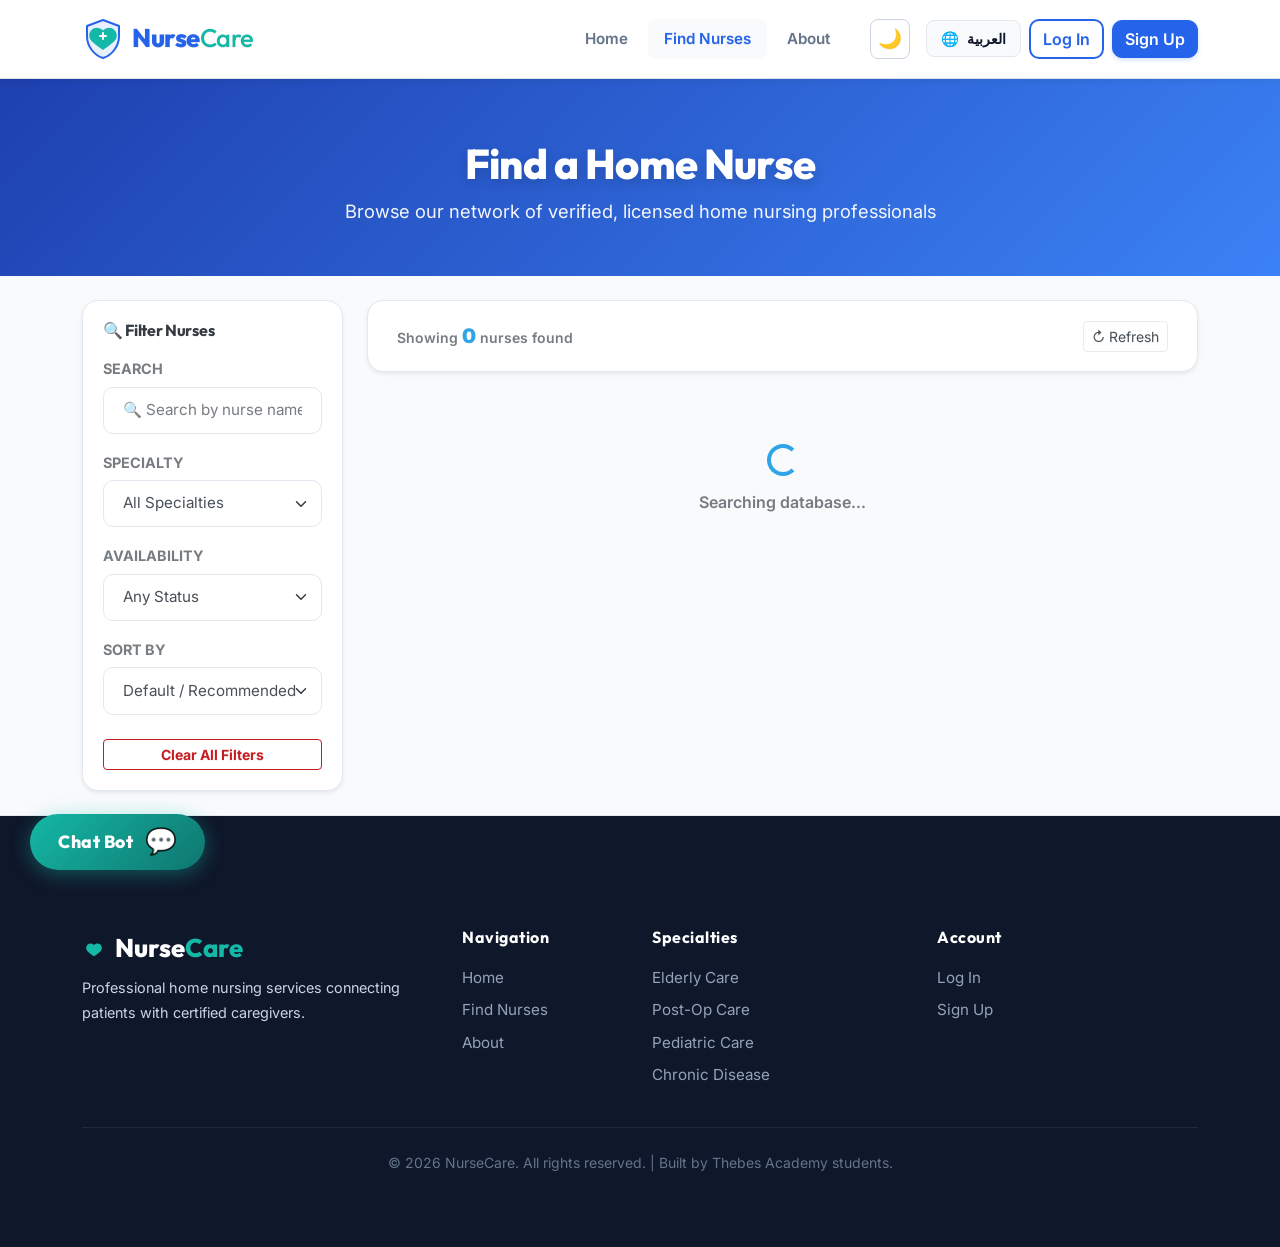
<file: nurse-profile.html>
<!DOCTYPE html>
<html lang="en" dir="ltr">
<head>
  <meta charset="UTF-8">
  <meta name="viewport" content="width=device-width, initial-scale=1.0">
  <title>Nurse Profile – NurseCare</title>
  <link rel="stylesheet" href="bootstrap/css/bootstrap.min.css">
  <link rel="stylesheet" href="css/style.css">
  <link href="https://fonts.googleapis.com/css2?family=Nunito:wght@400;600;700;800&family=Lato:wght@300;400;700&family=Cairo:wght@400;600;700;800&display=swap" rel="stylesheet">
</head>
<body id="page-profile" style="background:var(--light-bg); display: flex; flex-direction: column; min-height: 100vh;">

  <nav class="navbar navbar-expand-lg sticky-top bg-white border-bottom">
    <div class="container">
      <a class="navbar-brand d-flex align-items-center gap-2" href="index.html" style="text-decoration:none;">
        <svg width="42" height="42" viewBox="0 0 42 42" fill="none" xmlns="http://www.w3.org/2000/svg" class="d-inline-block align-top navbar-logo">
          <path d="M21 2L5 8V18C5 28.1 11.8 37.3 21 40C30.2 37.3 37 28.1 37 18V8L21 2Z" fill="#2563eb" fill-opacity="0.1"/>
          <path d="M21 2L5 8V18C5 28.1 11.8 37.3 21 40C30.2 37.3 37 28.1 37 18V8L21 2Z" stroke="#2563eb" stroke-width="2" stroke-linecap="round" stroke-linejoin="round"/>
          <path d="M21 12.5C24.5 9 29.5 9 32.5 12C35.5 15 35.5 20 32.5 23C29.5 26 21 32 21 32C21 32 12.5 26 9.5 23C6.5 20 6.5 15 9.5 12C12.5 9 17.5 9 21 12.5Z" fill="#14b8a6"/>
          <path d="M21 15V21M18 18H24" stroke="white" stroke-width="2" stroke-linecap="round" stroke-linejoin="round"/>
        </svg>
        <span style="color:#2563eb; font-family:'Outfit',sans-serif; font-weight:800; font-size:1.6rem; letter-spacing: -0.5px;">Nurse<span style="color:#14b8a6; font-weight: 500;">Care</span></span>
      </a>
      <div class="ms-auto d-flex align-items-center gap-2">
        <button class="lang-btn" onclick="toggleLanguage()" id="langBtn">
          <span class="lang-flag" aria-hidden="true">🌐</span>
          <span data-i18n="nav_lang">العربية</span>
        </button>
        <a href="nurses.html" class="btn btn-outline-primary" data-i18n="nav_back_nurses">العودة للممرضين</a>
      </div>
    </div>
  </nav>

  <div class="container py-4 flex-grow-1">
    
    <nav aria-label="breadcrumb" class="mb-4">
      <ol class="breadcrumb" style="font-size: .9rem;">
        <li class="breadcrumb-item"><a href="index.html" class="text-decoration-none text-muted" data-i18n="bread_home">الرئيسية</a></li>
        <li class="breadcrumb-item"><a href="nurses.html" class="text-decoration-none text-muted" data-i18n="bread_find">ابحث عن ممرض</a></li>
        <li class="breadcrumb-item active fw-bold text-primary" id="breadName">جاري التحميل...</li>
      </ol>
    </nav>

    <div class="row g-4 flex-lg-row-reverse"> 
      
      <div class="col-lg-8">
        
        <div class="card border-0 mb-4 overflow-hidden" style="border-radius: 16px; box-shadow: 0 8px 24px rgba(37, 99, 235, 0.15);">
          <div style="background: linear-gradient(135deg, #1e40af, #3b82f6); padding: 40px 30px; color: white;">
            <div class="d-flex align-items-center gap-4 flex-wrap">
              <div id="profImgContainer">
                <img id="profImg" src="" alt="Nurse" style="width:120px; height:120px; border-radius:16px; object-fit:cover; border:4px solid white; box-shadow:0 4px 10px rgba(0,0,0,0.2);">
              </div>
              <div>
                <div class="d-flex align-items-center gap-3 mb-2">
                  <h2 id="profName" class="fw-bold mb-0 text-white" style="font-family: 'Cairo', sans-serif;">جاري التحميل...</h2>
                  <span id="profStatus" class="badge bg-success" style="font-size: 0.8rem; padding: 6px 10px;">Available</span>
                </div>
                <h5 id="profSpec" class="mb-3 text-white-50" data-i18n="prof_spec_label">التخصص</h5>
                <div class="d-flex gap-4 small fw-semibold flex-wrap">
                  <span>⭐ <span id="profRating">4.8</span> / 5.0 <span data-i18n="prof_excellent_rating">(تقييمات ممتازة)</span></span>
                  <span data-i18n="prof_home_visit">📍 متاح للزيارات المنزلية</span>
                  <span data-i18n="prof_certified_exp">⏱️ خبرة معتمدة</span>
                </div>
              </div>
            </div>
          </div>
        </div>

        <div class="bg-white-card p-4 mb-4" style="border-radius:16px; border:1px solid var(--border);">
          <h5 class="fw-bold mb-3 text-dark" data-i18n="prof_bio_h">نبذة عن الممرض</h5>
          <p id="profBio" class="text-muted" style="line-height: 1.8; font-size: 1.05rem;">
            جاري تحميل البيانات...
          </p>
        </div>

        <div class="bg-white-card p-4 mb-4" style="border-radius:16px; border:1px solid var(--border);">
          <h5 class="fw-bold mb-3 text-dark" data-i18n="prof_skills_h">المهارات والخدمات</h5>
          <div class="d-flex flex-wrap gap-2">
            <span class="badge bg-light text-dark border p-2 fw-normal" data-i18n="skill_postop">التعافي بعد الجراحة</span>
            <span class="badge bg-light text-dark border p-2 fw-normal" data-i18n="skill_catheter">العناية بالقسطرة</span>
            <span class="badge bg-light text-dark border p-2 fw-normal" data-i18n="skill_vitals">مراقبة العلامات الحيوية</span>
            <span class="badge bg-light text-dark border p-2 fw-normal" data-i18n="skill_pain">إدارة الألم</span>
            <span class="badge bg-light text-dark border p-2 fw-normal" data-i18n="skill_injection">إعطاء الحقن</span>
          </div>
        </div>

        <div class="bg-white-card p-4 mb-4" style="border-radius:16px; border:1px solid var(--border);">
          <h5 class="fw-bold mb-3 text-dark" data-i18n="prof_contact_h">معلومات التواصل</h5>
          <div class="d-flex flex-column gap-2 text-muted">
            <div><strong class="text-dark" data-i18n="prof_phone">رقم الهاتف:</strong> <span id="profPhone" dir="ltr">جاري التحميل...</span></div>
            <div><strong class="text-dark" data-i18n="prof_email">البريد الإلكتروني:</strong> <span id="profEmail">جاري التحميل...</span></div>
          </div>
        </div>

        <div class="bg-white-card p-4" style="border-radius:16px; border:1px solid var(--border);">
          <h5 class="fw-bold mb-3 text-dark" data-i18n="prof_album_h">ألبوم الأعمال والشهادات</h5>
          <div class="row g-3" id="profAlbum">
            <div class="col-12 text-muted small" data-i18n="prof_no_album">لا توجد صور في الألبوم حالياً.</div>
          </div>
        </div>

      </div>

      <div class="col-lg-4">
        <div class="bg-white-card p-4" style="position: sticky; top: 90px; border-radius:16px; border:1px solid var(--border); box-shadow: 0 4px 15px rgba(0,0,0,0.03);">
          <h5 class="fw-bold text-center text-dark mb-1" data-i18n="prof_book_h">احجز هذا الممرض</h5>
          <p class="text-center text-muted small mb-4" data-i18n="prof_book_sub">متاح للزيارات المنزلية في منطقتك</p>
          
          <div class="d-flex justify-content-between align-items-center mb-4 p-3" style="background: var(--light-bg); border-radius: 12px;">
            <span class="text-muted fw-semibold" data-i18n="prof_hourly">السعر بالساعة</span>
            <span class="fw-bold text-primary fs-4"><span data-i18n="currency_egp">ج.م</span> <span id="profPrice">--</span></span>
          </div>

          <a href="#" id="profBookBtn" class="btn btn-primary w-100 py-3 mb-3 fw-bold fs-5" style="border-radius: 10px;" data-i18n="prof_book_btn">احجز الآن</a>
          <button class="btn btn-outline-secondary w-100 py-2 fw-bold mb-4" style="border-radius: 10px;" data-i18n="prof_msg_btn">💬 إرسال رسالة</button>

          <h6 class="fw-bold text-dark mb-3 text-center" data-i18n="prof_avail_h">أيام التوفر</h6>
          <div class="row g-2 mb-4 text-center" style="font-size: 0.85rem;">
            <div class="col-4"><div class="p-2 border rounded bg-light text-primary fw-bold"><span data-i18n="prof_sat">السبت</span> <br>✓</div></div>
            <div class="col-4"><div class="p-2 border rounded bg-light text-primary fw-bold"><span data-i18n="prof_sun">الأحد</span> <br>✓</div></div>
            <div class="col-4"><div class="p-2 border rounded bg-light text-primary fw-bold"><span data-i18n="prof_mon">الإثنين</span> <br>✓</div></div>
            <div class="col-4"><div class="p-2 border rounded bg-light text-primary fw-bold"><span data-i18n="prof_tue">الثلاثاء</span> <br>✓</div></div>
            <div class="col-4"><div class="p-2 border rounded bg-light text-primary fw-bold"><span data-i18n="prof_wed">الأربعاء</span> <br>✓</div></div>
            <div class="col-4"><div class="p-2 border rounded bg-light text-primary fw-bold"><span data-i18n="prof_thu">الخميس</span> <br>✓</div></div>
            <div class="col-4"><div class="p-2 border rounded text-muted" style="background:#f1f5f9; opacity:0.6;"><span data-i18n="prof_fri">الجمعة</span> <br>—</div></div>
          </div>

          <ul class="list-unstyled small text-muted mb-0">
            <li class="mb-2" data-i18n="prof_feat_1">🔒 تم فحص السجل بنجاح</li>
            <li class="mb-2" data-i18n="prof_feat_2">📜 مرخص ومعتمد طبياً</li>
            <li class="mb-2" data-i18n="prof_feat_3">💳 تسعير شفاف وواضح</li>
            <li data-i18n="prof_feat_4">🌟 محترف بتقييم عالي</li>
          </ul>
        </div>
      </div>

    </div>
  </div>

  <footer style="margin-top:auto; background:white; border-top:1px solid var(--border);">
    <div class="container text-center py-4">
      <p class="text-muted small mb-0" data-i18n="footer_copy_short">© 2026 NurseCare. All rights reserved.</p>
    </div>
  </footer>

  <script src="bootstrap/js/bootstrap.bundle.min.js"></script>
  <script src="js/script.js"></script>
  <script src="js/lang.js"></script>
  
  <script>
    document.addEventListener('DOMContentLoaded', function() {
      // 1. التقاط الـ ID الخاص بالممرض من رابط الصفحة
      const urlParams = new URLSearchParams(window.location.search);
      const nurseId = urlParams.get('id');

      // لو مفيش ID، رجعه لصفحة الممرضين
      if(!nurseId) {
          window.location.href = 'nurses.html';
          return;
      }

      // 2. سحب بيانات الممرضين والبحث عن الممرض المطلوب
      fetch('api/get_nurses.php')
      .then(res => res.json())
      .then(response => {
          if(response.status === 'success') {
              const nurse = response.data.find(n => n.id == nurseId);
    
              if(nurse) {
                  // تعبئة البيانات الأساسية
                  document.title = nurse.name + " - NurseCare";
                  document.getElementById('breadName').textContent = nurse.name;
                  document.getElementById('profName').textContent = nurse.name;
                  document.getElementById('profSpec').textContent = nurse.spec;
                  document.getElementById('profPrice').textContent = nurse.price;
                  document.getElementById('profBio').textContent = nurse.desc || 'لم تتم كتابة نبذة شخصية بعد.';
                  document.getElementById('profRating').textContent = nurse.rating || 4.8;
                  
                  // تعبئة معلومات التواصل
                  document.getElementById('profPhone').textContent = nurse.phone || 'غير متوفر';
                  document.getElementById('profEmail').textContent = nurse.email || 'غير متوفر';

                  // 🌟 رسم ألبوم الصور
                  const albumContainer = document.getElementById('profAlbum');
                  if (nurse.album_images && nurse.album_images.trim() !== '') {
                      albumContainer.innerHTML = ''; // تفريغ الرسالة الافتراضية
                      const imagesArray = nurse.album_images.split(',');
                      imagesArray.forEach(imgPath => {
                          if(imgPath.trim() !== '') {
                              albumContainer.innerHTML += `
                                <div class="col-6 col-md-4">
                                  <img src="${imgPath}" class="img-fluid rounded shadow-sm" style="height: 120px; width: 100%; object-fit: cover; border: 1px solid var(--border); cursor: pointer;" onclick="window.open('${imgPath}', '_blank')" title="اضغط لتكبير الصورة">
                                </div>
                              `;
                          }
                      });
                  }

                  // 🌟 اللوجيك الذكي للصورة الشخصية
                  let nameParts = nurse.name.trim().split(' ').filter(n => n.length > 0);
                  let initials = 'U';
                  if (nameParts.length >= 2) {
                      initials = (nameParts[0][0] + nameParts[1][0]).toUpperCase();
                  } else if (nurse.name.length >= 2) {
                      initials = nurse.name.substring(0, 2).toUpperCase();
                  }

                  let dbImage = nurse.profile_image || nurse.img || ''; 
                  const imgEl = document.getElementById('profImg');
                  
                  if (dbImage && dbImage.trim() !== '' && !dbImage.includes('default-avatar') && dbImage !== 'null') {
                      imgEl.src = dbImage;
                  } else {
                      const bgColors = ['#dbeafe', '#ccfbf1', '#fef3c7', '#f3e8ff', '#ffe4e6'];
                      const txtColors = ['#1e40af', '#0f766e', '#b45309', '#6b21a8', '#b91c1c'];
                      const colorIdx = nurse.id % bgColors.length;
                      
                      const avatarDiv = document.createElement('div');
                      avatarDiv.style.cssText = `width:120px; height:120px; border-radius:16px; background-color:${bgColors[colorIdx]}; color:${txtColors[colorIdx]}; display:flex; align-items:center; justify-content:center; font-size:3rem; font-weight:900; border:4px solid white; box-shadow:0 4px 10px rgba(0,0,0,0.2);`;
                      avatarDiv.textContent = initials;
                      
                      imgEl.parentNode.replaceChild(avatarDiv, imgEl);
                  }
                  
                  // تلوين حالة التوفر وتجهيز زر الحجز
                  const statusBadge = document.getElementById('profStatus');
                  const bookBtn = document.getElementById('profBookBtn');

                  if(nurse.status === 'Available') {
                      statusBadge.className = 'badge bg-success';
                      statusBadge.textContent = (typeof window.t === 'function') ? window.t('status_avail') || 'متاح الآن' : 'متاح الآن';
                      statusBadge.setAttribute('data-i18n', 'status_avail');
                      bookBtn.href = `request.html?nurse_id=${nurse.id}&name=${encodeURIComponent(nurse.name)}&spec=${encodeURIComponent(nurse.spec)}`;
                  } else {
                      statusBadge.className = 'badge bg-secondary';
                      statusBadge.textContent = (typeof window.t === 'function') ? window.t('status_busy') || 'غير متاح (مشغول)' : 'غير متاح (مشغول)';
                      statusBadge.setAttribute('data-i18n', 'status_busy');

                      bookBtn.classList.add('disabled');
                      bookBtn.classList.replace('btn-primary', 'btn-secondary');
                      bookBtn.textContent = (typeof window.t === 'function') ? window.t('status_busy_btn') || 'الممرض غير متاح حالياً' : 'الممرض غير متاح حالياً';
                      bookBtn.setAttribute('data-i18n', 'status_busy_btn');
                  }

                  // تحديث الترجمة للنصوص المضافة حديثاً
                  if(typeof window.translatePage === 'function') {
                      window.translatePage(localStorage.getItem('nc_lang') || 'en');
                  }

              } else {
                  alert("لم يتم العثور على بيانات الممرض!");
                  window.location.href = 'nurses.html';
              }
          }
      })
      .catch(err => console.error("Error fetching nurse data:", err));
    });
  </script>
</body>
</html>
</file>
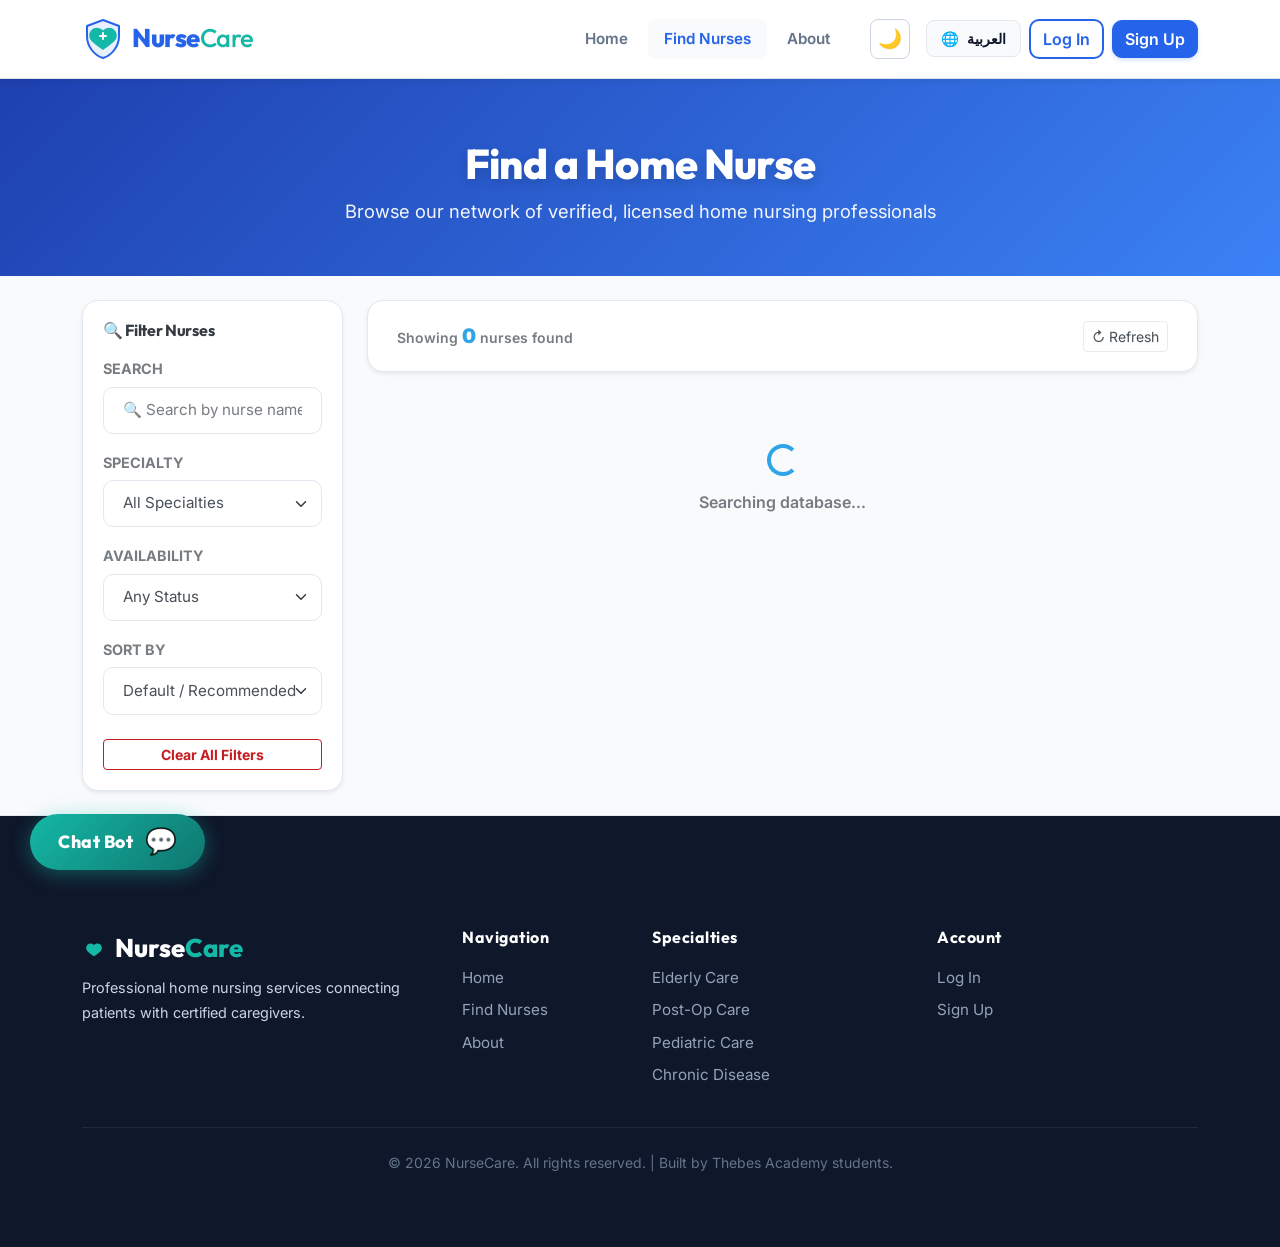
<file: nurses.html>
<!DOCTYPE html>
<html lang="en" dir="ltr">
<head>
  <meta charset="UTF-8">
  <meta name="viewport" content="width=device-width, initial-scale=1.0">
  <title>Find Nurses – NurseCare</title>
  <link rel="stylesheet" href="bootstrap/css/bootstrap.min.css">
  <link rel="stylesheet" href="css/style.css">
  <link href="https://fonts.googleapis.com/css2?family=Nunito:wght@400;600;700;800&family=Lato:wght@300;400;700&family=Cairo:wght@400;600;700;800&display=swap" rel="stylesheet">
  
  <style>
    /* ========================================== */
    /* 🌟 RTL Fixes (لضبط الأسهم وعلامات X) 🌟 */
    /* ========================================== */
    [dir="rtl"] .form-select {
        background-position: left 0.75rem center !important;
        padding-right: 1rem !important;
        padding-left: 2.25rem !important;
    }
    [dir="rtl"] .form-control {
        padding-right: 1rem !important;
    }
  </style>
</head>
<body id="page-nurses" style="background:var(--light-bg); display: flex; flex-direction: column; min-height: 100vh;">

  <nav class="navbar navbar-expand-lg sticky-top bg-white border-bottom">
    <div class="container">
      <a class="navbar-brand d-flex align-items-center gap-2" href="index.html" style="text-decoration:none;">
        <svg width="42" height="42" viewBox="0 0 42 42" fill="none" xmlns="http://www.w3.org/2000/svg" class="d-inline-block align-top navbar-logo">
          <path d="M21 2L5 8V18C5 28.1 11.8 37.3 21 40C30.2 37.3 37 28.1 37 18V8L21 2Z" fill="#2563eb" fill-opacity="0.1"/>
          <path d="M21 2L5 8V18C5 28.1 11.8 37.3 21 40C30.2 37.3 37 28.1 37 18V8L21 2Z" stroke="#2563eb" stroke-width="2" stroke-linecap="round" stroke-linejoin="round"/>
          <path d="M21 12.5C24.5 9 29.5 9 32.5 12C35.5 15 35.5 20 32.5 23C29.5 26 21 32 21 32C21 32 12.5 26 9.5 23C6.5 20 6.5 15 9.5 12C12.5 9 17.5 9 21 12.5Z" fill="#14b8a6"/>
          <path d="M21 15V21M18 18H24" stroke="white" stroke-width="2" stroke-linecap="round" stroke-linejoin="round"/>
        </svg>
        <span style="color:#2563eb; font-family:'Outfit',sans-serif; font-weight:800; font-size:1.6rem; letter-spacing: -0.5px;">Nurse<span style="color:#14b8a6; font-weight: 500;">Care</span></span>
      </a>
      <button class="navbar-toggler" type="button" data-bs-toggle="collapse" data-bs-target="#navMenu">☰</button>
      <div class="collapse navbar-collapse" id="navMenu">
        <ul class="navbar-nav ms-auto align-items-lg-center gap-1 mb-2 mb-lg-0">
          <li class="nav-item"><a class="nav-link" href="index.html" data-i18n="nav_home">Home</a></li>
          <li class="nav-item"><a class="nav-link active" href="nurses.html" data-i18n="nav_nurses">Find Nurses</a></li>
          <li class="nav-item"><a class="nav-link" href="about.html" data-i18n="nav_about">About</a></li>
        </ul>
        <div class="d-flex align-items-center gap-2 ms-3">
          <button class="lang-btn" onclick="toggleLanguage()" id="langBtn">
            <span class="lang-flag" aria-hidden="true">🌐</span>
            <span data-i18n="nav_lang">العربية</span>
          </button>
          <a href="login.html" class="btn btn-outline-primary" data-i18n="nav_login">Log In</a>
          <a href="register.html" class="btn btn-primary" data-i18n="nav_signup">Sign Up</a>
        </div>
      </div>
    </div>
  </nav>

  <div style="background:linear-gradient(135deg,#1e40af,#3b82f6);color:white;padding:60px 0 50px;">
    <div class="container text-center">
      <h1 style="font-family:'Outfit',sans-serif;font-weight:800;font-size:2.6rem; color:#ffffff !important; text-shadow: 0 4px 12px rgba(0, 0, 0, 0.15);" data-i18n="nurses_h1">Find a Home Nurse</h1>
      <p style="font-size:1.15rem; color:rgba(255, 255, 255, 0.95) !important; margin:0 auto;" data-i18n="nurses_sub">Browse our network of verified, licensed home nursing professionals</p>
    </div>
  </div>

  <div class="container py-4 flex-grow-1">
    <div class="row g-4 flex-lg-row">

      <div class="col-lg-3">
        <div class="bg-white-card shadow-sm" style="position:sticky; top:90px; border-radius:16px; border:1px solid var(--border); padding:20px;">
          <h6 class="fw-bold mb-3 text-dark" data-i18n="filter_h">🔍 Filter Nurses</h6>

          <div class="mb-3">
            <label class="form-label small fw-bold text-muted" data-i18n="filter_search">SEARCH</label>
            <input type="text" class="form-control" id="nurseSearch" data-i18n-placeholder="search_placeholder" placeholder="Name or keyword…">
          </div>

          <div class="mb-3">
            <label class="form-label small fw-bold text-muted" data-i18n="filter_spec">SPECIALTY</label>
            <select class="form-select" id="specialtyFilter">
              <option value="" data-i18n="spec_all">All Specialties</option>
              <option value="Elderly Care" data-i18n="spec_elderly">Elderly Care</option>
              <option value="Post-Op Care" data-i18n="spec_post_op">Post-Op Care</option>
              <option value="Pediatric Care" data-i18n="spec_pediatric">Pediatric Care</option>
              <option value="Chronic Disease" data-i18n="spec_chronic">Chronic Disease</option>
              <option value="Palliative Care" data-i18n="spec_palliative">Palliative Care</option>
              <option value="Rehabilitation" data-i18n="spec_rehab">Rehabilitation</option>
              <option value="General Care">General Care</option>
            </select>
          </div>

          <div class="mb-3">
            <label class="form-label small fw-bold text-muted" data-i18n="filter_avail">AVAILABILITY</label>
            <select class="form-select" id="availFilter">
              <option value="" data-i18n="avail_any">Any Status</option>
              <option value="Available" data-i18n="avail_now">Available Now</option>
              <option value="Busy" data-i18n="avail_busy">Busy / Unavailable</option>
            </select>
          </div>

          <div class="mb-4">
            <label class="form-label small fw-bold text-muted" data-i18n="filter_sort">SORT BY</label>
            <select class="form-select" id="sortSelect">
              <option value="" data-i18n="sort_default">Default / Recommended</option>
              <option value="rating" data-i18n="sort_rating">Highest Rating First</option>
              <option value="price_asc" data-i18n="sort_price_asc">Price: Low to High</option>
              <option value="price_desc" data-i18n="sort_price_desc">Price: High to Low</option>
            </select>
          </div>

          <button id="clearFiltersBtn" class="btn btn-outline-danger w-100 btn-sm fw-bold" data-i18n="filter_clear">Clear All Filters</button>
        </div>
      </div>

      <div class="col-lg-9">
        
        <div class="bg-white-card mb-4 shadow-sm" style="padding: 1.2rem 1.8rem; border-radius:16px; border:1px solid var(--border);">
          <div class="d-flex justify-content-between align-items-center flex-wrap gap-2">
            <div>
              <span class="fw-semibold text-muted small"><span data-i18n="showing_lbl">Showing</span> <strong class="text-primary fs-5" id="nurseCount">0</strong> <span data-i18n="nurses_lbl">nurses found</span></span>
            </div>
            <div class="d-flex gap-2">
              <button class="btn btn-sm btn-outline-secondary" onclick="location.reload()" data-i18n="dash_refresh">↻ Refresh</button>
            </div>
          </div>
        </div>
        
        <div class="row g-4" id="nurseGrid">
          <div class="col-12 text-center py-5">
            <div class="spinner-border text-primary" role="status"></div>
            <p class="text-muted mt-2 fw-semibold" data-i18n="loading_db">جاري البحث في قاعدة البيانات...</p>
          </div>
        </div>

      </div>
    </div>
  </div>

  <footer style="margin-top:auto; background-color: #0f172a; border-top:1px solid var(--border);">
    <div class="container py-5">
      <div class="row g-4">
        <div class="col-md-4">
          <div class="footer-brand mb-2">
            <svg width="24" height="24" viewBox="0 0 42 42" fill="none" xmlns="http://www.w3.org/2000/svg" class="d-inline-block align-middle me-1">
              <path d="M21 12.5C24.5 9 29.5 9 32.5 12C35.5 15 35.5 20 32.5 23C29.5 26 21 32 21 32C21 32 12.5 26 9.5 23C6.5 20 6.5 15 9.5 12C12.5 9 17.5 9 21 12.5Z" fill="#14b8a6"/>
            </svg>
            <span style="color:white;">Nurse<span style="color:#14b8a6;">Care</span></span>
          </div>
          <p style="font-size:.9rem;line-height:1.7; color:#cbd5e1;" data-i18n="why_p">Professional home nursing services connecting patients with certified caregivers. Your health, our priority.</p>
        </div>
        <div class="col-md-2">
          <h6 class="fw-bold" style="color:white;" data-i18n="footer_nav">Navigation</h6>
          <ul class="list-unstyled small">
            <li class="mb-2"><a href="index.html" class="text-decoration-none" style="color:#94a3b8;" data-i18n="nav_home">Home</a></li>
            <li class="mb-2"><a href="nurses.html" class="text-decoration-none" style="color:#94a3b8;" data-i18n="nav_nurses">Find Nurses</a></li>
            <li class="mb-2"><a href="about.html" class="text-decoration-none" style="color:#94a3b8;" data-i18n="nav_about">About</a></li>
          </ul>
        </div>
        <div class="col-md-3">
          <h6 class="fw-bold" style="color:white;" data-i18n="footer_specs">Specialties</h6>
          <ul class="list-unstyled small">
            <li class="mb-2"><a href="nurses.html?q=Elderly Care" class="text-decoration-none" style="color:#94a3b8;" data-i18n="spec_elderly">Elderly Care</a></li>
            <li class="mb-2"><a href="nurses.html?q=Post-Op Care" class="text-decoration-none" style="color:#94a3b8;" data-i18n="spec_post_op">Post-Op Care</a></li>
            <li class="mb-2"><a href="nurses.html?q=Pediatric Care" class="text-decoration-none" style="color:#94a3b8;" data-i18n="spec_pediatric">Pediatric Care</a></li>
            <li class="mb-2"><a href="nurses.html?q=Chronic Disease" class="text-decoration-none" style="color:#94a3b8;" data-i18n="spec_chronic">Chronic Disease</a></li>
          </ul>
        </div>
        <div class="col-md-3">
          <h6 class="fw-bold" style="color:white;" data-i18n="footer_account">Account</h6>
          <ul class="list-unstyled small">
            <li class="mb-2"><a href="login.html" class="text-decoration-none" style="color:#94a3b8;" data-i18n="nav_login">Log In</a></li>
            <li class="mb-2"><a href="register.html" class="text-decoration-none" style="color:#94a3b8;" data-i18n="nav_signup">Sign Up</a></li>
          </ul>
        </div>
      </div>
      <div class="text-center mt-4 pt-4 border-top small" style="color:#64748b; border-color:#1e293b !important;" data-i18n="footer_copy">
        © 2026 NurseCare. All rights reserved. | Built by Thebes Academy students.
      </div>
    </div>
  </footer>

  <script src="bootstrap/js/bootstrap.bundle.min.js"></script>
  <script src="js/script.js"></script>
  <script src="js/lang.js"></script>

  <script>
    window.allNurses = [];

    function renderGrid(nurses) {
      const grid = document.getElementById('nurseGrid');
      if(!grid) return;
      
      grid.innerHTML = '';
      const countEl = document.getElementById('nurseCount');
      if(countEl) countEl.textContent = nurses.length;

      if (nurses.length === 0) {
        grid.innerHTML = `
          <div class="col-12 text-center py-5">
            <div style="font-size:3rem; margin-bottom:1rem; opacity:0.5;">🔍</div>
            <h5 class="fw-bold text-muted" data-i18n="search_no_results">No nurses found!</h5>
            <p class="text-muted small" data-i18n="search_adjust">Try adjusting your filters or search terms.</p>
          </div>
        `;
        return;
      }

      let currentLang = localStorage.getItem('nc_lang') || 'en';

      nurses.forEach(nurse => {
        let badgeClass = nurse.status === 'Available' ? 'bg-success' : 'bg-secondary';
        let btnState = nurse.status === 'Busy' ? 'disabled' : '';
        
        let btnTextStr = nurse.status === 'Busy' 
            ? (currentLang === 'ar' ? 'غير متاح' : 'Unavailable') 
            : (currentLang === 'ar' ? 'احجز الآن' : 'Book Now');
        
        let statusStr = nurse.status === 'Available' 
            ? (currentLang === 'ar' ? 'متاح' : 'Available') 
            : (currentLang === 'ar' ? 'مشغول' : 'Busy');

        let safeName = nurse.name ? nurse.name.trim() : 'Unknown Nurse';
        let safeSpec = nurse.spec || 'General Care';
        let safeDesc = nurse.desc || 'لم تتم كتابة نبذة شخصية بعد.';
        let safePrice = nurse.price || 0;
        let safeRating = nurse.rating || 4.8;

        let bookLink = nurse.status === 'Available' ? `request.html?nurse_id=${nurse.id}&name=${encodeURIComponent(safeName)}&spec=${encodeURIComponent(safeSpec)}` : '#';

        let initials = 'U';
        let nameParts = safeName.split(/\s+/).filter(n => n.length > 0);
        if (nameParts.length >= 2) {
            initials = (nameParts[0][0] + nameParts[1][0]).toUpperCase();
        } else if (safeName.length >= 2) {
            initials = safeName.substring(0, 2).toUpperCase();
        } else if (safeName.length === 1) {
            initials = safeName.toUpperCase();
        }

        let dbImage = nurse.profile_image || nurse.img || ''; 
        let avatarHtml = '';
        
        const bgColors = ['#dbeafe', '#ccfbf1', '#fef3c7', '#f3e8ff', '#ffe4e6'];
        const txtColors = ['#1e40af', '#0f766e', '#b45309', '#6b21a8', '#b91c1c'];
        const colorIdx = (nurse.id || 1) % bgColors.length;
        
        // 🌟 التعديل الآمن للصور 🌟
        let fallbackStyle = `width:70px;height:70px;border-radius:50%;background-color:${bgColors[colorIdx]};color:${txtColors[colorIdx]};align-items:center;justify-content:center;font-size:1.6rem;font-weight:800;border:2px solid var(--primary); letter-spacing:1px;`;

        if (dbImage && dbImage.trim() !== '' && !dbImage.includes('default-avatar') && dbImage !== 'null') {
            avatarHtml = `
              <img src="${dbImage}" alt="${safeName}" style="width:70px;height:70px;border-radius:50%;object-fit:cover;border:2px solid var(--primary);" onerror="this.style.display='none'; this.nextElementSibling.style.display='flex';">
              <div style="${fallbackStyle} display:none;">${initials}</div>
            `;
        } else {
            avatarHtml = `<div style="${fallbackStyle} display:flex;">${initials}</div>`;
        }

        const cardHTML = `
          <div class="col-md-6 col-xl-4">
            <div class="card h-100 p-3 shadow-sm bg-white" style="border-radius:16px; border:1px solid var(--border); transition: transform 0.2s;">
              <div class="d-flex align-items-center gap-3 mb-3">
                ${avatarHtml}
                <div>
                  <h6 class="fw-bold mb-1 text-dark">${safeName}</h6>
                  <span class="badge bg-primary bg-opacity-10 text-primary mb-1">${safeSpec}</span>
                </div>
              </div>
              <div class="mb-2 text-warning small fw-bold">★★★★½ <span class="text-muted fw-normal ms-1">${safeRating}</span></div>
              <p class="text-muted small mb-3 text-truncate" style="max-height: 45px; overflow: hidden; line-height:1.5;">${safeDesc}</p>
              <div class="d-flex justify-content-between align-items-center mt-auto pt-3 border-top">
                <div class="fw-bold fs-5 text-primary"><span data-i18n="currency_egp">EGP</span> ${safePrice}<span class="text-muted fs-6 fw-normal" data-i18n="per_hour">/hr</span></div>
                <span class="badge ${badgeClass}">${statusStr}</span>
              </div>
              <div class="d-flex gap-2 mt-3">
                <a href="nurse-profile.html?id=${nurse.id}" class="btn btn-outline-primary flex-grow-1" data-i18n="btn_view_profile">${currentLang === 'ar' ? 'عرض الصفحة' : 'View Profile'}</a>
                <a href="${bookLink}" class="btn btn-primary flex-grow-1 ${btnState}">${btnTextStr}</a>
              </div>
            </div>
          </div>
        `;
        grid.innerHTML += cardHTML;
      });

      if(typeof window.translatePage === 'function') {
          window.translatePage(localStorage.getItem('nc_lang') || 'en');
      }
    }

    function applyFilters() {
      const searchInput = document.getElementById('nurseSearch');
      const specFilter = document.getElementById('specialtyFilter');
      const availFilter = document.getElementById('availFilter');
      const sortSelect = document.getElementById('sortSelect');
      
      if(!searchInput || !specFilter || !availFilter || !sortSelect) return;

      const searchTerm = searchInput.value.toLowerCase();
      const specTerm = specFilter.value;
      const availTerm = availFilter.value;
      const sortMode = sortSelect.value;

      let filteredNurses = window.allNurses.filter(nurse => {
        let nName = (nurse.name || '').toLowerCase();
        let nDesc = (nurse.desc || '').toLowerCase();
        let nSpec = (nurse.spec || '').toLowerCase();

        const matchSearch = nName.includes(searchTerm) || nDesc.includes(searchTerm) || nSpec.includes(searchTerm);
        const matchSpec = specTerm === "" || (nurse.spec && nurse.spec === specTerm);
        const matchAvail = availTerm === "" || (nurse.status && nurse.status === availTerm);
        return matchSearch && matchSpec && matchAvail;
      });

      if (sortMode === 'rating') {
        filteredNurses.sort((a, b) => b.rating - a.rating);
      } else if (sortMode === 'price_asc') {
        filteredNurses.sort((a, b) => a.price - b.price);
      } else if (sortMode === 'price_desc') {
        filteredNurses.sort((a, b) => b.price - a.price);
      }

      renderGrid(filteredNurses);
    }

    document.addEventListener('DOMContentLoaded', function() {
      const urlParams = new URLSearchParams(window.location.search);
      const urlQuery = urlParams.get('q');
      if (urlQuery) {
        const searchInput = document.getElementById('nurseSearch');
        if(searchInput) searchInput.value = urlQuery;
      }

      fetch('api/get_nurses.php')
        .then(res => res.json())
        .then(response => {
          if(response.status === 'success') {
            window.allNurses = response.data;
            applyFilters(); 
          } else {
            const grid = document.getElementById('nurseGrid');
            if(grid) grid.innerHTML = '<div class="col-12 text-center py-5 text-danger fw-bold">Failed to load data.</div>';
          }
        })
        .catch(err => console.error(err));

      document.body.addEventListener('input', function(e) {
          if(e.target.id === 'nurseSearch') applyFilters();
      });
      document.body.addEventListener('change', function(e) {
          if(['specialtyFilter', 'availFilter', 'sortSelect'].includes(e.target.id)) applyFilters();
      });
      document.body.addEventListener('click', function(e) {
          if(e.target.id === 'clearFiltersBtn') {
              document.getElementById('nurseSearch').value = '';
              document.getElementById('specialtyFilter').value = '';
              document.getElementById('availFilter').value = '';
              document.getElementById('sortSelect').value = '';
              applyFilters();
          }
          
          if(e.target.closest('.lang-btn')) {
              setTimeout(() => {
                  applyFilters();
              }, 400);
          }
      });
    });
  </script>
</body>
</html>
</file>
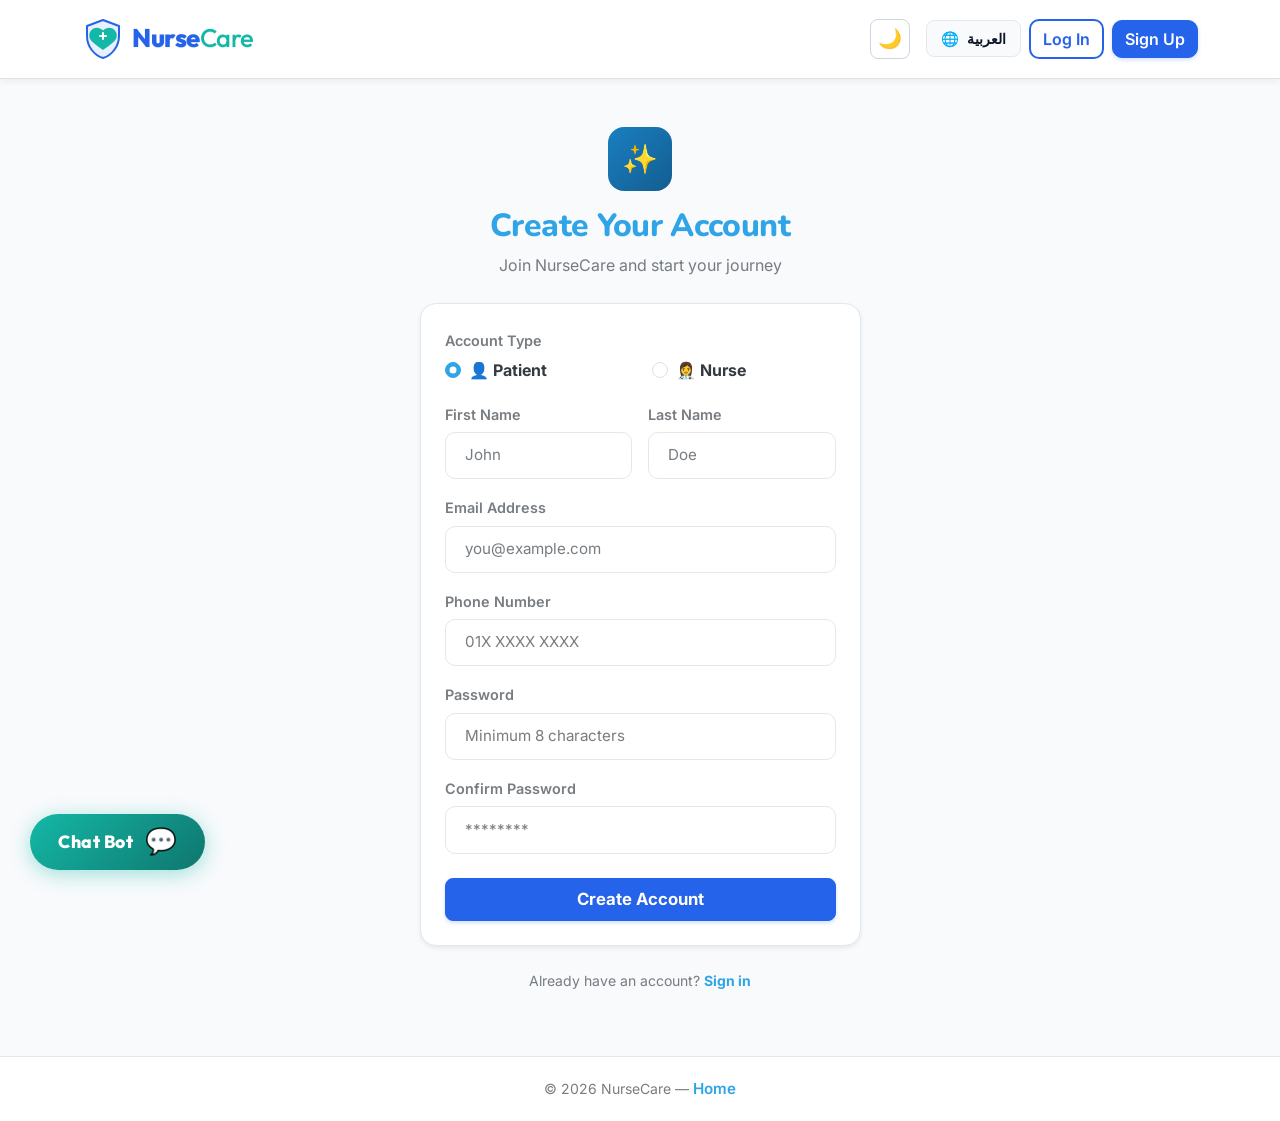
<file: register.html>
<!DOCTYPE html>
<html lang="en" dir="ltr">
<head>
  <meta charset="UTF-8">
  <meta name="viewport" content="width=device-width, initial-scale=1.0">
  <meta name="description" content="Create a new NurseCare account to find and book professional home nursing services.">
  <title>Create Account – NurseCare</title>
  <link rel="stylesheet" href="bootstrap/css/bootstrap.min.css">
  <link rel="stylesheet" href="css/style.css">
  <link href="https://fonts.googleapis.com/css2?family=Nunito:wght@400;600;700;800&family=Lato:wght@300;400;700&family=Cairo:wght@400;600;700;800&display=swap" rel="stylesheet">
</head>
<body id="page-register" style="background:var(--light-bg); display: flex; flex-direction: column; min-height: 100vh;">

  <nav class="navbar navbar-expand-lg bg-white sticky-top border-bottom">
    <div class="container">
      <a class="navbar-brand d-flex align-items-center gap-2" href="index.html" style="text-decoration:none;">
        <svg width="42" height="42" viewBox="0 0 42 42" fill="none" xmlns="http://www.w3.org/2000/svg" class="d-inline-block align-top navbar-logo">
          <path d="M21 2L5 8V18C5 28.1 11.8 37.3 21 40C30.2 37.3 37 28.1 37 18V8L21 2Z" fill="#2563eb" fill-opacity="0.1"/>
          <path d="M21 2L5 8V18C5 28.1 11.8 37.3 21 40C30.2 37.3 37 28.1 37 18V8L21 2Z" stroke="#2563eb" stroke-width="2" stroke-linecap="round" stroke-linejoin="round"/>
          <path d="M21 12.5C24.5 9 29.5 9 32.5 12C35.5 15 35.5 20 32.5 23C29.5 26 21 32 21 32C21 32 12.5 26 9.5 23C6.5 20 6.5 15 9.5 12C12.5 9 17.5 9 21 12.5Z" fill="#14b8a6"/>
          <path d="M21 15V21M18 18H24" stroke="white" stroke-width="2" stroke-linecap="round" stroke-linejoin="round"/>
        </svg>
        <span style="color:#2563eb; font-family:'Outfit',sans-serif; font-weight:800; font-size:1.6rem; letter-spacing: -0.5px;">Nurse<span style="color:#14b8a6; font-weight: 500;">Care</span></span>
      </a>
      <div class="ms-auto d-flex align-items-center gap-2">
        <button class="lang-btn" onclick="toggleLanguage()" id="langBtn">
          <span class="lang-flag" aria-hidden="true">🌐</span>
          <span data-i18n="nav_lang">العربية</span>
        </button>
        <a href="login.html" class="btn btn-outline-primary" data-i18n="nav_login">Log In</a>
        <a href="register.html" class="btn btn-primary" data-i18n="nav_signup">Sign Up</a>
      </div>
    </div>
  </nav>

  <div class="container py-5 flex-grow-1 d-flex align-items-center justify-content-center">
    <div class="row justify-content-center w-100">
      <div class="col-md-6 col-lg-5">

        <div class="text-center mb-4">
          <div style="width:64px;height:64px;background:linear-gradient(135deg,#1a7fc1,#135d90);border-radius:16px;display:flex;align-items:center;justify-content:center;margin:0 auto 1rem;font-size:1.8rem;" aria-hidden="true">✨</div>
          <h2 style="font-family:'Nunito',sans-serif;font-weight:800;" data-i18n="reg_h2">Create Your Account</h2>
          <p class="text-muted" data-i18n="reg_sub">Join NurseCare and start your journey</p>
        </div>

        <div class="form-card bg-white p-4 shadow-sm" style="border-radius: 16px; border: 1px solid var(--border);">
          <form id="registerForm">
            
            <div class="mb-3">
              <label class="form-label fw-semibold text-muted small" data-i18n="reg_type">Account Type</label>
              <div class="d-flex gap-3">
                <div class="form-check flex-grow-1">
                  <input class="form-check-input" type="radio" name="accountType" id="typePatient" value="patient" checked>
                  <label class="form-check-label fw-bold text-dark" for="typePatient" data-i18n="reg_patient">👤 Patient</label>
                </div>
                <div class="form-check flex-grow-1">
                  <input class="form-check-input" type="radio" name="accountType" id="typeNurse" value="nurse">
                  <label class="form-check-label fw-bold text-dark" for="typeNurse" data-i18n="reg_nurse">👩‍⚕️ Nurse</label>
                </div>
              </div>
            </div>

            <div class="row g-3 mb-3">
              <div class="col-6">
                <label for="regFirstName" class="form-label fw-semibold text-muted small" data-i18n="reg_first">First Name</label>
                <input type="text" class="form-control" id="regFirstName" placeholder="John" required>
              </div>
              <div class="col-6">
                <label for="regLastName" class="form-label fw-semibold text-muted small" data-i18n="reg_last">Last Name</label>
                <input type="text" class="form-control" id="regLastName" placeholder="Doe" required>
              </div>
            </div>

            <div class="mb-3">
              <label for="regEmail" class="form-label fw-semibold text-muted small" data-i18n="reg_email">Email Address</label>
              <input type="email" class="form-control" id="regEmail" placeholder="you@example.com" required>
            </div>

            <div class="mb-3">
              <label for="regPhone" class="form-label fw-semibold text-muted small" data-i18n="reg_phone">Phone Number</label>
              <input type="tel" class="form-control" id="regPhone" placeholder="01X XXXX XXXX" required>
            </div>

            <div id="nurseExtraFields" style="display: none; background: var(--light-bg); padding: 15px; border-radius: 12px; border: 1px solid #cbd5e1; margin-bottom: 1rem;">
              <h6 class="text-primary small fw-bold mb-3" data-i18n="reg_nurse_details_h">🩺 PROFESSIONAL DETAILS</h6>
              
              <div class="mb-3">
                <label class="form-label small fw-bold text-muted" data-i18n="reg_spec_label">Specialty *</label>
                <select class="form-select" id="regSpecialty">
                  <option value="General Care" data-i18n="spec_general">General Care</option>
                  <option value="Elderly Care" data-i18n="spec_elderly">Elderly Care</option>
                  <option value="Post-Op Care" data-i18n="spec_post_op">Post-Op Care</option>
                  <option value="Pediatric Care" data-i18n="spec_pediatric">Pediatric Care</option>
                  <option value="Chronic Disease" data-i18n="spec_chronic">Chronic Disease</option>
                  <option value="Palliative Care" data-i18n="spec_palliative">Palliative Care</option>
                  <option value="Rehabilitation" data-i18n="spec_rehab">Rehabilitation</option>
                </select>
              </div>

              <div class="mb-3">
                <label class="form-label small fw-bold text-muted" data-i18n="reg_rate_label">Hourly Rate (EGP) *</label>
                <input type="number" class="form-control" id="regHourlyRate" placeholder="e.g. 300" value="300">
              </div>

              <div class="mb-2">
                <label class="form-label small fw-bold text-muted" data-i18n="reg_bio_label">Brief Bio</label>
                <textarea class="form-control" id="regBio" rows="2" data-i18n-placeholder="reg_bio_ph" placeholder="Tell patients about your experience..."></textarea>
              </div>
            </div>

            <div class="mb-3 mt-3">
              <label for="regPassword" class="form-label fw-semibold text-muted small" data-i18n="reg_pw">Password</label>
              <input type="password" class="form-control" id="regPassword" placeholder="Minimum 8 characters" required minlength="8">
            </div>

            <div class="mb-4">
              <label for="regConfirm" class="form-label fw-semibold text-muted small" data-i18n="reg_confirm">Confirm Password</label>
              <input type="password" class="form-control" id="regConfirm" placeholder="********" required minlength="8">
            </div>

            <button type="submit" class="btn btn-primary w-100 py-2" style="font-size:1.05rem; font-weight:700; border-radius: 8px;" data-i18n="reg_btn">Create Account</button>
          </form>
        </div>

        <p class="text-center mt-4 text-muted small">
          <span data-i18n="reg_have_acc">Already have an account?</span> <a href="login.html" class="fw-bold text-primary text-decoration-none" data-i18n="reg_signin">Sign in</a>
        </p>

      </div>
    </div>
  </div>

  <footer style="margin-top:auto; padding: 20px 0; border-top: 1px solid var(--border); background: white;">
    <div class="container text-center text-muted small">
      © 2026 NurseCare — <a href="index.html" class="text-decoration-none fw-semibold text-primary" data-i18n="nav_home">Go to Home</a>
    </div>
  </footer>

  <script src="bootstrap/js/bootstrap.bundle.min.js"></script>
  <script src="js/script.js"></script>
  <script src="js/lang.js"></script>
  
  <script>
    document.addEventListener('DOMContentLoaded', function() {
      // 1. إظهار/إخفاء بيانات الممرض
      const typePatient = document.getElementById('typePatient');
      const typeNurse = document.getElementById('typeNurse');
      const nurseFields = document.getElementById('nurseExtraFields');

      function toggleNurseFields() {
        if (typeNurse.checked) {
          nurseFields.style.display = 'block';
        } else {
          nurseFields.style.display = 'none';
        }
      }

      typePatient.addEventListener('change', toggleNurseFields);
      typeNurse.addEventListener('change', toggleNurseFields);

      // 2. معالجة بيانات الفورم وإرسالها
      const form = document.getElementById('registerForm');
      
      if (form) {
        form.addEventListener('submit', function(e) {
          e.preventDefault(); 
          
          const pw  = document.getElementById('regPassword').value;
          const cpw = document.getElementById('regConfirm').value;
          const notify = typeof showToast === 'function' ? showToast : alert;

          if (pw !== cpw) { 
            notify((typeof window.t === 'function') ? window.t('reg_pw_error') || 'Passwords do not match!' : 'Passwords do not match!'); 
            return; 
          }
          
          const accountTypeVal = document.querySelector('input[name="accountType"]:checked').value;

          const userData = {
            accountType: accountTypeVal,
            firstName: document.getElementById('regFirstName').value,
            lastName: document.getElementById('regLastName').value,
            email: document.getElementById('regEmail').value,
            phone: document.getElementById('regPhone').value,
            password: pw,
            specialty: accountTypeVal === 'nurse' ? document.getElementById('regSpecialty').value : '',
            hourlyRate: accountTypeVal === 'nurse' ? document.getElementById('regHourlyRate').value : 0,
            bio: accountTypeVal === 'nurse' ? document.getElementById('regBio').value : ''
          };

          fetch('api/register.php', {
            method: 'POST',
            headers: { 'Content-Type': 'application/json' },
            body: JSON.stringify(userData)
          })
          .then(res => res.json())
          .then(data => {
            if(data.status === 'success') {
              notify('✅ Account created successfully! Redirecting...');
              setTimeout(() => { window.location.href = 'login.html'; }, 2000);
            } else {
              notify('❌ Error: ' + data.message); 
            }
          })
          .catch(err => {
            console.error(err);
            notify('❌ Server connection error!');
          });
        });
      }
    });
  </script>
</body>
</html>
</file>
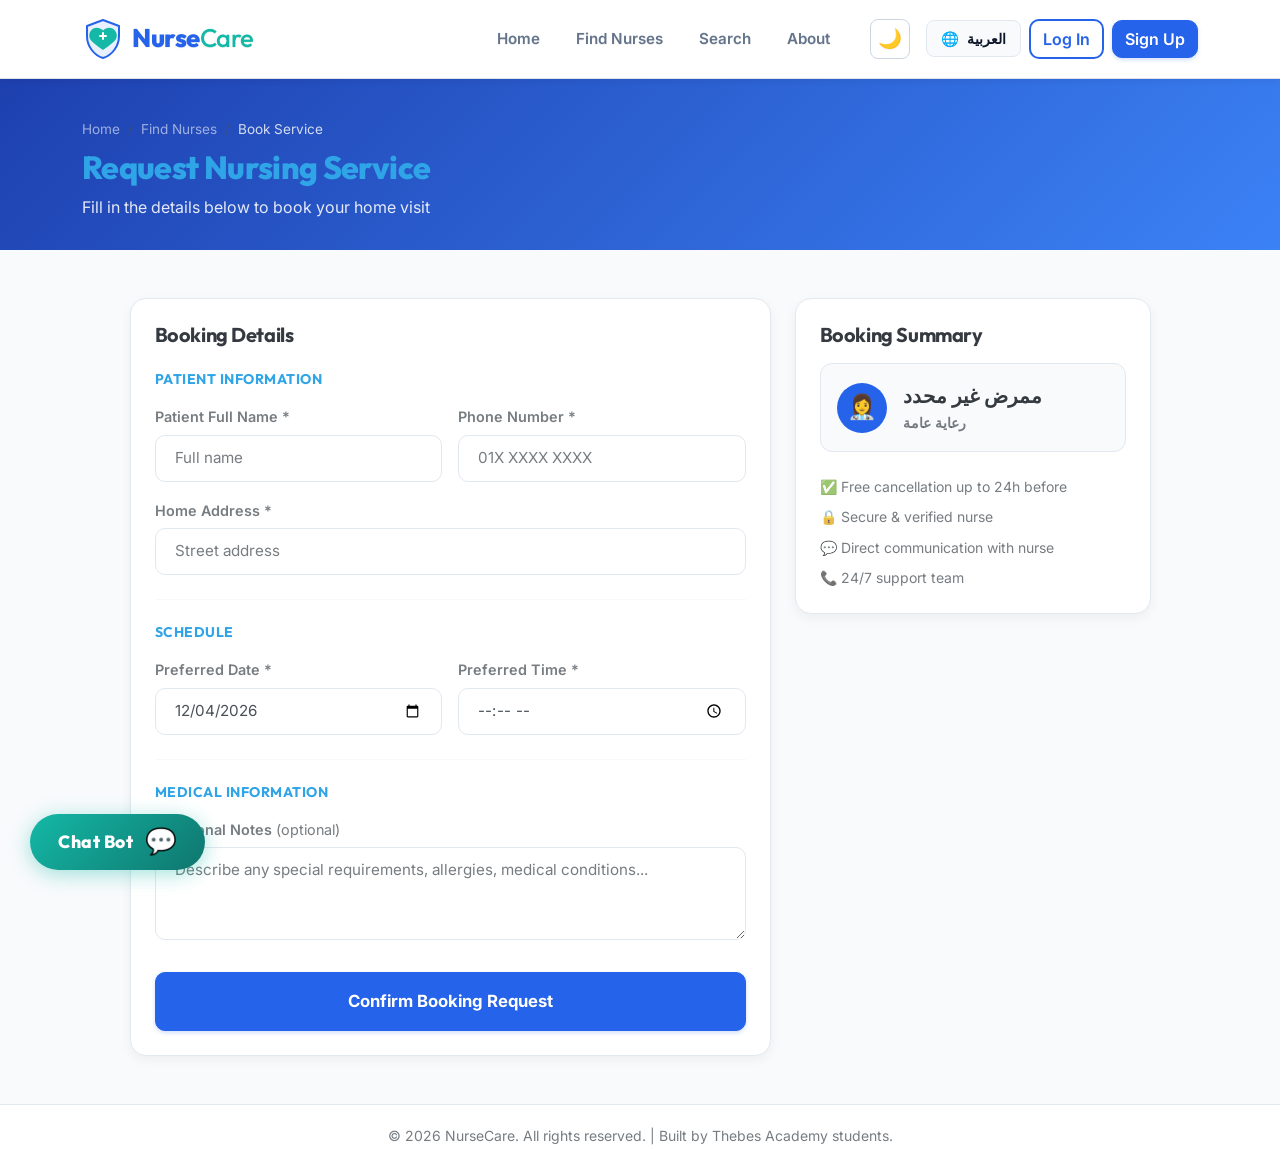
<file: request.html>
<!DOCTYPE html>
<html lang="en" dir="ltr">
<head>
  <meta charset="UTF-8">
  <meta name="viewport" content="width=device-width, initial-scale=1.0">
  <title>Request Nurse Service – NurseCare</title>
  <link rel="stylesheet" href="bootstrap/css/bootstrap.min.css">
  <link rel="stylesheet" href="css/style.css">
  <link href="https://fonts.googleapis.com/css2?family=Nunito:wght@400;600;700;800&family=Lato:wght@300;400;700&family=Cairo:wght@400;600;700;800&display=swap" rel="stylesheet">
</head>
<body id="page-request" style="background:var(--light-bg); display: flex; flex-direction: column; min-height: 100vh;">

  <nav class="navbar navbar-expand-lg sticky-top bg-white border-bottom">
    <div class="container">
      <a class="navbar-brand d-flex align-items-center gap-2" href="index.html" style="text-decoration:none;">
        <svg width="42" height="42" viewBox="0 0 42 42" fill="none" xmlns="http://www.w3.org/2000/svg" class="d-inline-block align-top navbar-logo">
          <path d="M21 2L5 8V18C5 28.1 11.8 37.3 21 40C30.2 37.3 37 28.1 37 18V8L21 2Z" fill="#2563eb" fill-opacity="0.1"/>
          <path d="M21 2L5 8V18C5 28.1 11.8 37.3 21 40C30.2 37.3 37 28.1 37 18V8L21 2Z" stroke="#2563eb" stroke-width="2" stroke-linecap="round" stroke-linejoin="round"/>
          <path d="M21 12.5C24.5 9 29.5 9 32.5 12C35.5 15 35.5 20 32.5 23C29.5 26 21 32 21 32C21 32 12.5 26 9.5 23C6.5 20 6.5 15 9.5 12C12.5 9 17.5 9 21 12.5Z" fill="#14b8a6"/>
          <path d="M21 15V21M18 18H24" stroke="white" stroke-width="2" stroke-linecap="round" stroke-linejoin="round"/>
        </svg>
        <span style="color:#2563eb; font-family:'Outfit',sans-serif; font-weight:800; font-size:1.6rem; letter-spacing: -0.5px;">Nurse<span style="color:#14b8a6; font-weight: 500;">Care</span></span>
      </a>
      <button class="navbar-toggler" type="button" data-bs-toggle="collapse" data-bs-target="#navMenu">☰</button>
      <div class="collapse navbar-collapse" id="navMenu">
        <ul class="navbar-nav ms-auto align-items-lg-center gap-1 mb-2 mb-lg-0">
          <li class="nav-item"><a class="nav-link" href="index.html" data-i18n="nav_home">Home</a></li>
          <li class="nav-item"><a class="nav-link" href="nurses.html" data-i18n="nav_nurses">Find Nurses</a></li>
          <li class="nav-item"><a class="nav-link" href="search.html" data-i18n="nav_search">Search</a></li>
          <li class="nav-item"><a class="nav-link" href="about.html" data-i18n="nav_about">About</a></li>
        </ul>
        <div class="d-flex align-items-center gap-2 ms-3">
          <button class="lang-btn" onclick="toggleLanguage()" id="langBtn">
            <span class="lang-flag" aria-hidden="true">🌐</span>
            <span data-i18n="nav_lang">العربية</span>
          </button>
          <a href="login.html" class="btn btn-outline-primary" data-i18n="nav_login">Log In</a>
          <a href="register.html" class="btn btn-primary" data-i18n="nav_signup">Sign Up</a>
        </div>
      </div>
    </div>
  </nav>

  <div style="background:linear-gradient(135deg,#1e40af,#3b82f6);color:white;padding:40px 0 30px;">
    <div class="container">
      <nav aria-label="breadcrumb">
        <ol class="breadcrumb" style="font-size:.85rem;opacity:.8;margin-bottom:.5rem;">
          <li class="breadcrumb-item"><a href="index.html" style="color:rgba(255,255,255,.7);" data-i18n="nav_home">Home</a></li>
          <li class="breadcrumb-item"><a href="nurses.html" style="color:rgba(255,255,255,.7);" data-i18n="nav_nurses">Nurses</a></li>
          <li class="breadcrumb-item active" style="color:white;" data-i18n="req_crumb_book">Book Service</li>
        </ol>
      </nav>
      <h1 style="font-family:'Outfit',sans-serif;font-weight:800;font-size:2rem;" data-i18n="req_h1">Request Nursing Service</h1>
      <p style="opacity:.88;margin:0;" data-i18n="req_sub">Fill in the details below to book your home visit</p>
    </div>
  </div>

  <div class="container py-5 flex-grow-1">
    <div class="row g-4 justify-content-center">

      <div class="col-lg-7">
        <div class="form-card bg-white p-4" style="border-radius:16px; border:1px solid var(--border); box-shadow:0 4px 12px rgba(0,0,0,0.05);">
          <h5 class="fw-bold mb-4 text-dark" data-i18n="req_booking_h">Booking Details</h5>
          <form id="requestForm">
            
            <h6 class="text-primary small fw-bold mb-3" style="letter-spacing:.5px;" data-i18n="req_patient_h">PATIENT INFORMATION</h6>
            <div class="row g-3 mb-3">
              <div class="col-md-6">
                <label class="form-label fw-semibold text-muted small" data-i18n="req_name">Patient Full Name *</label>
                <input type="text" class="form-control" id="reqFullName" placeholder="Full name" required>
              </div>
              <div class="col-md-6">
                <label class="form-label fw-semibold text-muted small" data-i18n="req_phone">Phone Number *</label>
                <input type="tel" class="form-control" id="reqPhoneNum" placeholder="01X XXXX XXXX" required>
              </div>
            </div>

            <div class="mb-3">
              <label class="form-label fw-semibold text-muted small" for="reqAddress" data-i18n="req_address">Home Address *</label>
              <input type="text" id="reqAddress" class="form-control" placeholder="Street address" required>
            </div>

            <hr style="border-color:var(--border); margin:1.5rem 0;">

            <h6 class="text-primary small fw-bold mb-3" style="letter-spacing:.5px;" data-i18n="req_schedule_h">SCHEDULE</h6>
            <div class="row g-3 mb-3">
              <div class="col-md-6">
                <label for="reqDate" class="form-label fw-semibold text-muted small" data-i18n="req_date">Preferred Date *</label>
                <input type="date" class="form-control" id="reqDate" required>
              </div>
              <div class="col-md-6">
                <label for="reqTime" class="form-label fw-semibold text-muted small" data-i18n="req_time">Preferred Time *</label>
                <input type="time" class="form-control" id="reqTime" required>
              </div>
            </div>

            <hr style="border-color:var(--border); margin:1.5rem 0;">

            <h6 class="text-primary small fw-bold mb-3" style="letter-spacing:.5px;" data-i18n="req_medical_h">MEDICAL INFORMATION</h6>
            <div class="mb-4">
              <label class="form-label fw-semibold text-muted small">
                <span data-i18n="req_notes">Additional Notes</span> 
                <span class="text-muted fw-normal" data-i18n="req_notes_opt">(optional)</span>
              </label>
              <textarea class="form-control" id="reqNotes" rows="3" placeholder="Describe any special requirements, allergies, medical conditions..."></textarea>
            </div>

            <button type="submit" class="btn btn-primary w-100 py-3 mt-2" style="font-size:1.05rem;font-weight:700; border-radius:10px;" data-i18n="req_btn">
              Confirm Booking Request
            </button>
          </form>
        </div>
      </div>

      <div class="col-lg-4">
        <div class="bg-white p-4" style="position:sticky; top:90px; border-radius:16px; border:1px solid var(--border); box-shadow:0 4px 12px rgba(0,0,0,0.05);">
          <h5 class="fw-bold mb-3 text-dark" data-i18n="req_summary_h">Booking Summary</h5>

          <div class="d-flex align-items-center gap-3 mb-4 p-3" style="background:var(--light-bg); border-radius:12px; border:1px solid var(--border);">
            <div style="width:50px; height:50px; background:var(--primary); color:white; border-radius:50%; display:flex; justify-content:center; align-items:center; font-size:1.5rem;">👩‍⚕️</div>
            <div>
              <div id="reqNurseName" class="fw-bold text-dark fs-5">Loading...</div>
              <div id="reqSpecialty" class="text-muted small fw-semibold">Loading specialty...</div>
            </div>
          </div>

          <ul class="list-unstyled small text-muted mb-0">
            <li class="mb-2" data-i18n="req_cancel_note">✅ Free cancellation up to 24h before</li>
            <li class="mb-2" data-i18n="req_secure">🔒 Secure & verified nurse</li>
            <li class="mb-2" data-i18n="req_comm">💬 Direct communication with nurse</li>
            <li data-i18n="req_support">📞 24/7 support team</li>
          </ul>
        </div>
      </div>

    </div>
  </div>

  <footer style="margin-top:auto; padding: 20px 0; border-top: 1px solid var(--border); background: white;">
    <div class="container text-center text-muted small">
      <span data-i18n="footer_copy">© 2026 NurseCare. All rights reserved. | Built by Thebes Academy students.</span>
    </div>
  </footer>

  <script src="bootstrap/js/bootstrap.bundle.min.js"></script>
  <script src="js/script.js"></script>
  <script src="js/lang.js"></script>
  
  <script>
    document.addEventListener('DOMContentLoaded', function() {
      // 1. قراءة بيانات الممرض من رابط الصفحة (URL)
      const urlParams = new URLSearchParams(window.location.search);
      const nurseId = urlParams.get('nurse_id') || 1; 
      const nurseName = urlParams.get('name') || 'ممرض غير محدد';
      const nurseSpec = urlParams.get('spec') || 'رعاية عامة';

      // 2. طباعة اسم الممرض وتخصصه في كارت الـ Summary
      const reqNurseNameEl = document.getElementById('reqNurseName');
      const reqSpecialtyEl = document.getElementById('reqSpecialty');
      
      if(reqNurseNameEl) reqNurseNameEl.textContent = nurseName;
      if(reqSpecialtyEl) reqSpecialtyEl.textContent = nurseSpec;

      // ضبط التاريخ ليكون الحد الأدنى هو اليوم
      const dateInput = document.getElementById('reqDate');
      if (dateInput) {
        const today = new Date().toISOString().split('T')[0];
        dateInput.min = today;
        dateInput.value = today;
      }

      // 3. كود إرسال الفورم لقاعدة البيانات
      const requestForm = document.getElementById('requestForm'); 
      if (requestForm) {
        requestForm.addEventListener('submit', function(e) {
          e.preventDefault(); 
          
          const activeUser = JSON.parse(localStorage.getItem('nc_active_user'));
          const notify = typeof showToast === 'function' ? showToast : alert;

          if (!activeUser) {
            notify((typeof window.t === 'function') ? window.t('req_login_err') || 'يجب تسجيل الدخول أولاً لإتمام الحجز!' : 'يجب تسجيل الدخول أولاً لإتمام الحجز!');
            setTimeout(() => { window.location.href = 'login.html'; }, 1500);
            return;
          }

          // 4. تجميع البيانات
          const bookingData = {
            patient_id: activeUser.id,
            nurse_id: nurseId,
            patient_name: document.getElementById('reqFullName').value,
            phone: document.getElementById('reqPhoneNum').value,
            address: document.getElementById('reqAddress').value,
            pref_date: document.getElementById('reqDate').value,
            pref_time: document.getElementById('reqTime').value,
            medical_need: nurseSpec // بنحفظ التخصص كـ احتياج طبي
          };

          fetch('api/book_request.php', {
            method: 'POST',
            headers: { 'Content-Type': 'application/json' },
            body: JSON.stringify(bookingData)
          })
          .then(res => res.json())
          .then(data => {
            if(data.status === 'success') {
              notify('✅ تم الحجز بنجاح! جاري تحويلك للوحة التحكم...');
              setTimeout(() => { window.location.href = 'dashboard.html'; }, 2000);
            } else {
              notify('❌ حدث خطأ في قاعدة البيانات: ' + data.message);
            }
          })
          .catch(err => {
            console.error(err);
            notify('❌ خطأ في الاتصال بالسيرفر!');
          });
        });
      }
    });
  </script>
</body>
</html>
</file>
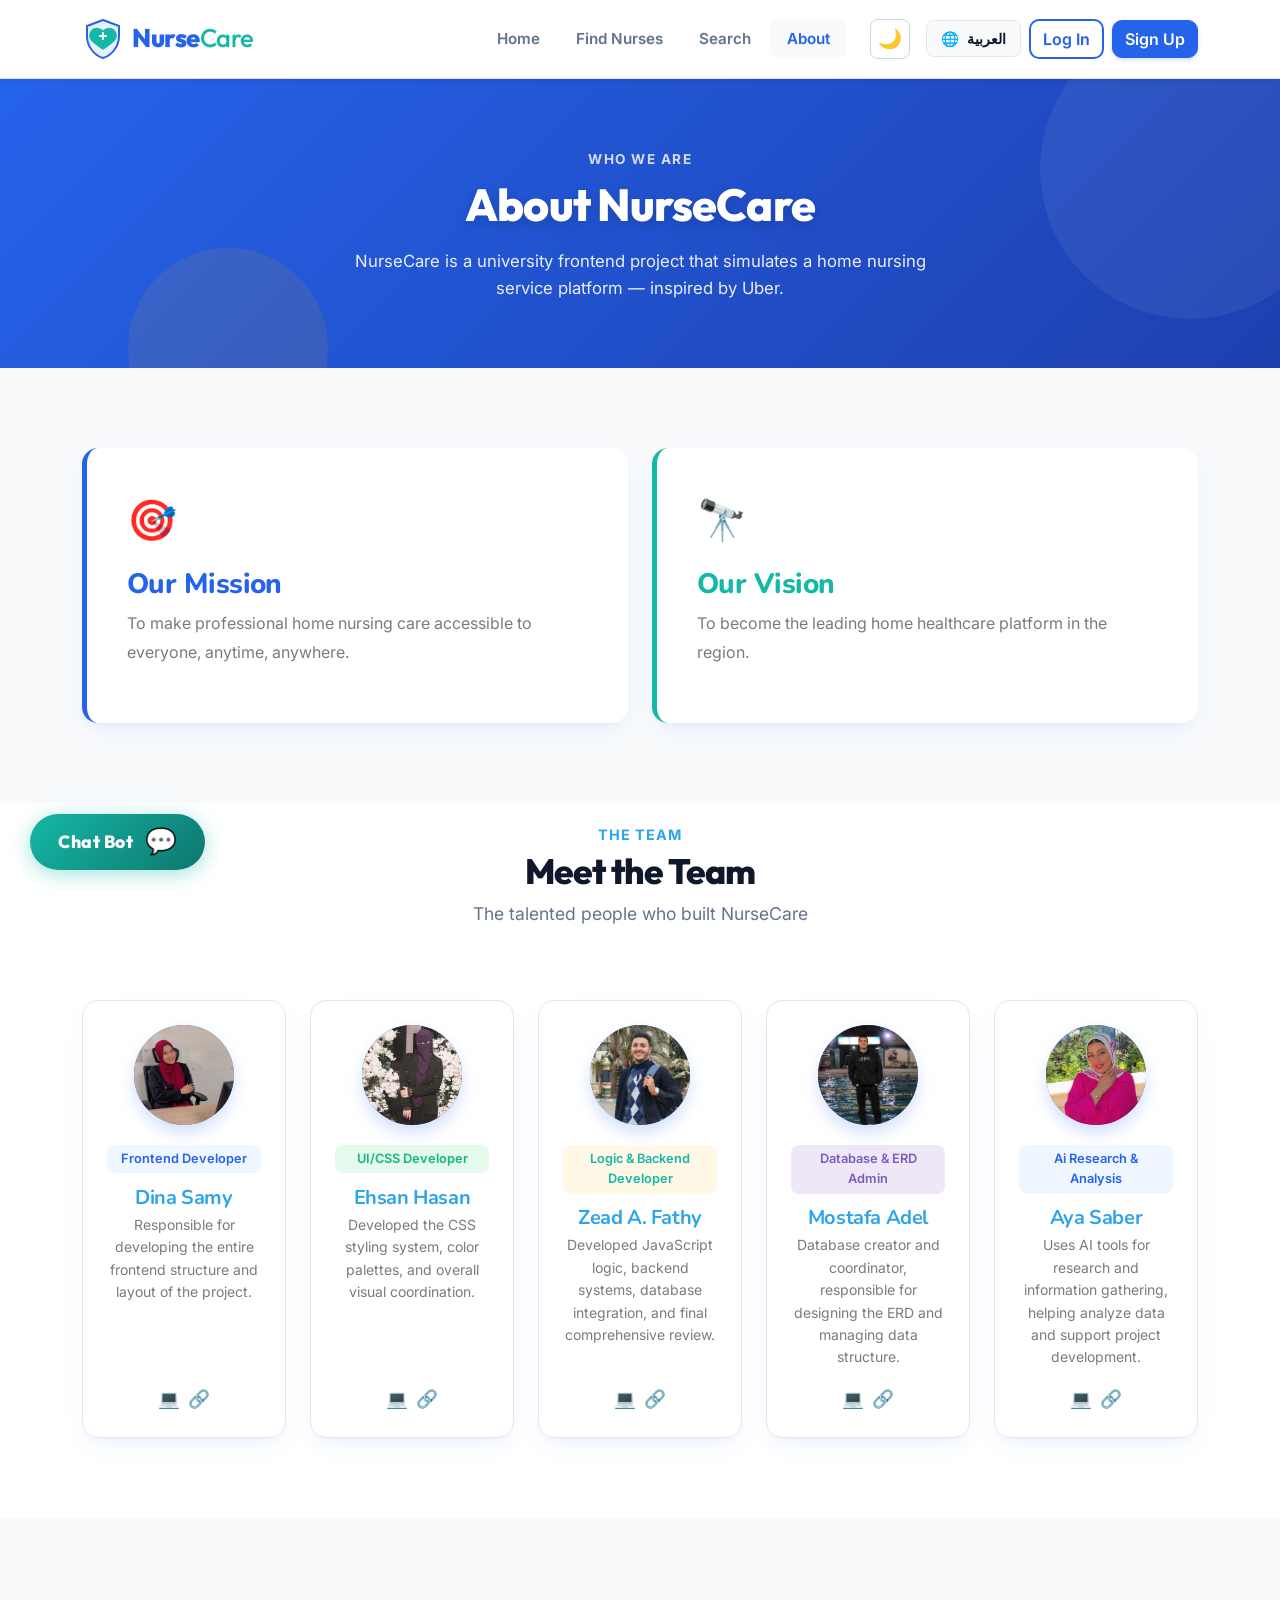
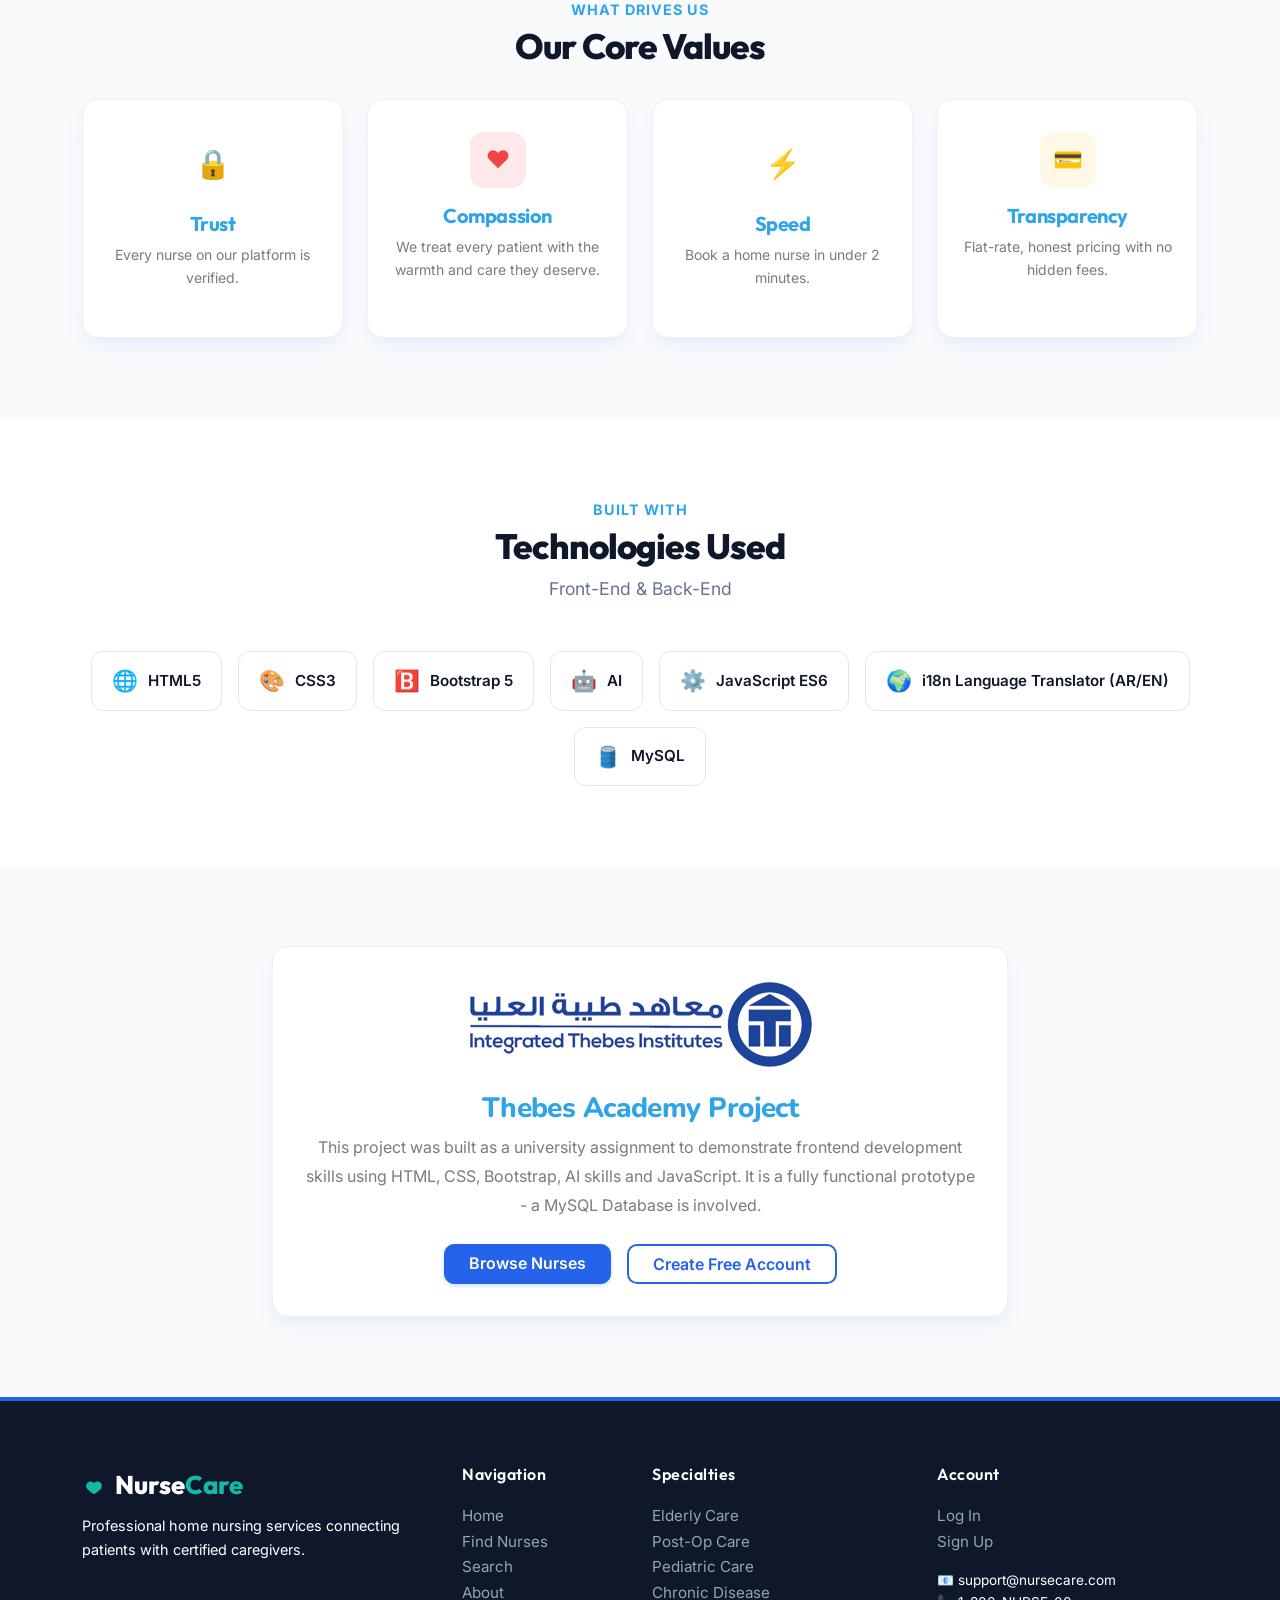
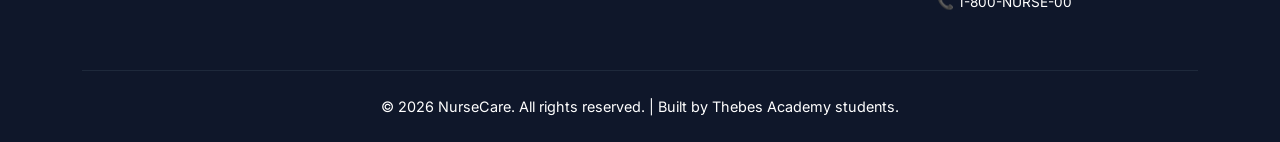
<file: NurseCare/about.html>
<!DOCTYPE html>
<html lang="en" dir="ltr">
<head>
  <meta charset="UTF-8">
  <meta name="viewport" content="width=device-width, initial-scale=1.0">
  <title>About Us – NurseCare</title>
  <link rel="stylesheet" href="bootstrap/css/bootstrap.min.css">
  <link rel="stylesheet" href="css/style.css">
  <link rel="preconnect" href="https://fonts.googleapis.com">
  <link href="https://fonts.googleapis.com/css2?family=Nunito:wght@400;600;700;800&family=Lato:wght@300;400;700&family=Cairo:wght@400;600;700;800&display=swap" rel="stylesheet">
</head>
<body id="page-about" style="display: flex; flex-direction: column; min-height: 100vh;">

  <nav class="navbar navbar-expand-lg sticky-top bg-white border-bottom">
    <div class="container">
      <a class="navbar-brand d-flex align-items-center gap-2" href="index.html" style="text-decoration:none;">
        <svg width="42" height="42" viewBox="0 0 42 42" fill="none" xmlns="http://www.w3.org/2000/svg" class="d-inline-block align-top navbar-logo">
          <path d="M21 2L5 8V18C5 28.1 11.8 37.3 21 40C30.2 37.3 37 28.1 37 18V8L21 2Z" fill="#2563eb" fill-opacity="0.1"/>
          <path d="M21 2L5 8V18C5 28.1 11.8 37.3 21 40C30.2 37.3 37 28.1 37 18V8L21 2Z" stroke="#2563eb" stroke-width="2" stroke-linecap="round" stroke-linejoin="round"/>
          <path d="M21 12.5C24.5 9 29.5 9 32.5 12C35.5 15 35.5 20 32.5 23C29.5 26 21 32 21 32C21 32 12.5 26 9.5 23C6.5 20 6.5 15 9.5 12C12.5 9 17.5 9 21 12.5Z" fill="#14b8a6"/>
          <path d="M21 15V21M18 18H24" stroke="white" stroke-width="2" stroke-linecap="round" stroke-linejoin="round"/>
        </svg>
        <span style="color:#2563eb; font-family:'Outfit',sans-serif; font-weight:800; font-size:1.6rem; letter-spacing: -0.5px;">Nurse<span style="color:#14b8a6; font-weight: 500;">Care</span></span>
      </a>

      <button class="navbar-toggler" type="button" data-bs-toggle="collapse" data-bs-target="#navMenu">☰</button>
      <div class="collapse navbar-collapse" id="navMenu">
        <ul class="navbar-nav ms-auto align-items-lg-center gap-1 mb-2 mb-lg-0">
          <li class="nav-item"><a class="nav-link" href="index.html" data-i18n="nav_home">Home</a></li>
          <li class="nav-item"><a class="nav-link" href="nurses.html" data-i18n="nav_nurses">Find Nurses</a></li>
          <li class="nav-item"><a class="nav-link" href="search.html" data-i18n="nav_search">Search</a></li>
          <li class="nav-item"><a class="nav-link active" href="about.html" data-i18n="nav_about">About</a></li>
        </ul>
        <div class="d-flex align-items-center gap-2 ms-3">
          <button class="lang-btn" onclick="toggleLanguage()" id="langBtn">
            <span class="lang-flag" aria-hidden="true">🌐</span>
            <span data-i18n="nav_lang">العربية</span>
          </button>
          <a href="login.html" class="btn btn-outline-primary" data-i18n="nav_login">Log In</a>
          <a href="register.html" class="btn btn-primary" data-i18n="nav_signup">Sign Up</a>
        </div>
      </div>
    </div>
  </nav>

  <section style="background: linear-gradient(135deg, var(--primary) 0%, var(--primary-dk) 100%); padding: 70px 0 50px; color: white; position: relative; overflow: hidden;">
    <div style="position:absolute;right:-60px;top:-60px;width:300px;height:300px;border-radius:50%;background:rgba(255,255,255,0.06);"></div>
    <div style="position:absolute;left:10%;bottom:-80px;width:200px;height:200px;border-radius:50%;background:rgba(240,165,0,0.1);"></div>
    <div class="container text-center position-relative">
      <p class="fw-bold mb-2" style="letter-spacing:1.5px;font-size:.85rem;opacity:.8;" data-i18n="about_tag">WHO WE ARE</p>
      <h1 style="font-family:'Outfit',sans-serif; font-weight:800; font-size:2.8rem; color:#ffffff !important; text-shadow: 0 4px 12px rgba(0, 0, 0, 0.15);" data-i18n="about_h1">About NurseCare</h1>
      <p class="mt-3 mx-auto" style="max-width:580px;opacity:.9;font-size:1.05rem;" data-i18n="about_p">
        NurseCare is a university frontend project that simulates a home nursing service platform — inspired by Uber.
      </p>
    </div>
  </section>

  <section class="section-pad flex-grow-1">
    <div class="container">
      <div class="row g-4">
        <div class="col-md-6">
          <div class="mission-card h-100" style="background:var(--white);box-shadow:var(--card-shadow);border-left:5px solid var(--primary);">
            <div style="font-size:2.5rem;margin-bottom:1rem;" aria-hidden="true">🎯</div>
            <h3 style="font-family:'Nunito',sans-serif;font-weight:800;color:var(--primary);" data-i18n="about_mission_h">Our Mission</h3>
            <p class="text-muted" style="line-height:1.8;" data-i18n="about_mission_p">
              To make professional home nursing care accessible to everyone, anytime, anywhere — with trust, transparency, and compassion.
            </p>
          </div>
        </div>
        <div class="col-md-6">
          <div class="mission-card h-100" style="background:var(--white);box-shadow:var(--card-shadow);border-left:5px solid var(--accent);">
            <div style="font-size:2.5rem;margin-bottom:1rem;" aria-hidden="true">🔭</div>
            <h3 style="font-family:'Nunito',sans-serif;font-weight:800;color:var(--accent);" data-i18n="about_vision_h">Our Vision</h3>
            <p class="text-muted" style="line-height:1.8;" data-i18n="about_vision_p">
              To become the leading home healthcare platform in the region, empowering both patients and nursing professionals.
            </p>
          </div>
        </div>
      </div>
    </div>
  </section>

  <section class="section-pad" style="background:var(--white);padding-top:20px;">
    <div class="container text-center">
      <p class="text-primary fw-bold mb-1" style="letter-spacing:1px;font-size:.9rem;" data-i18n="team_tag">THE TEAM</p>
      <h2 class="section-title" data-i18n="team_h2">Meet the Team</h2>
      <p class="section-subtitle" data-i18n="team_sub">The talented people who built NurseCare</p>

      <div class="row g-4 justify-content-center mt-5">
        <div class="col-sm-6 col-lg">
          <div class="card team-card p-4 text-center h-100">
           <div class="avatar-placeholder">
              <img src="images/dina.jpeg" alt="Dina Samy" class="rounded-circle img-fluid">
            </div>
            <span class="role-badge" data-i18n="team_role_dina">Frontend Developer</span>
            <h5 class="fw-bold mb-1" style="font-family:'Nunito',sans-serif;">Dina Samy</h5>
            <p class="text-muted small mb-3" data-i18n="team_bio_dina">Responsible for developing the entire frontend structure and layout of the project.</p>
            <div class="d-flex justify-content-center gap-2 mt-auto">
              <a href="https://github.com/dony251" style="color:var(--primary);font-size:1.1rem;" title="GitHub">💻</a>
              <a href="https://www.linkedin.com/in/dina-samy-a678242b7" style="color:var(--primary);font-size:1.1rem;" title="LinkedIn">🔗</a>
            </div>
          </div>
        </div>

        <div class="col-sm-6 col-lg">
          <div class="card team-card p-4 text-center h-100">
            <div class="avatar-placeholder">
              <img src="images/ehsan.jpeg" alt="Ehsan Hasan" class="rounded-circle img-fluid">
            </div>            
            <span class="role-badge" style="background:#e6f9ed;color:var(--success);" data-i18n="team_role_ehsan">UI/CSS Developer</span>
            <h5 class="fw-bold mb-1" style="font-family:'Nunito',sans-serif;">Ehsan Hasan</h5>
            <p class="text-muted small mb-3" data-i18n="team_bio_ehsan">Developed the CSS styling system, color palettes, and overall visual coordination.</p>
            <div class="d-flex justify-content-center gap-2 mt-auto">
              <a href="404_not_found.html" style="color:var(--primary);font-size:1.1rem;" title="GitHub">💻</a>
              <a href="https://www.linkedin.com/in/ehsan-hasan-498281354" style="color:var(--primary);font-size:1.1rem;" title="LinkedIn">🔗</a>
            </div>
          </div>
        </div>

        <div class="col-sm-6 col-lg">
          <div class="card team-card p-4 text-center h-100">
            <div class="avatar-placeholder">
              <img src="images/ziad.jpeg" alt="Ziad Ahmed" class="rounded-circle img-fluid">
            </div>            
            <span class="role-badge" style="background:#fff8e6;color:var(--accent);" data-i18n="team_role_ziad">Logic & Backend Developer</span>
            <h5 class="fw-bold mb-1" style="font-family:'Nunito',sans-serif;">Zead A. Fathy</h5>
            <p class="text-muted small mb-3" data-i18n="team_bio_ziad">Developed JavaScript logic, backend systems, database integration, and final comprehensive review.</p>
            <div class="d-flex justify-content-center gap-2 mt-auto">
              <a href="https://github.com/zeadahmedfathy" style="color:var(--primary);font-size:1.1rem;" title="GitHub">💻</a>
              <a href="https://www.linkedin.com/in/zead-a-fathy-396aa13b7/" style="color:var(--primary);font-size:1.1rem;" title="LinkedIn">🔗</a>
            </div>
          </div>
        </div>

        <div class="col-sm-6 col-lg">
          <div class="card team-card p-4 text-center h-100">
            <div class="avatar-placeholder">
              <img src="images/mostafa.jpeg" alt="Mostafa Adel" class="rounded-circle img-fluid">
            </div>            
            <span class="role-badge" style="background:#ede7f6;color:#7c5cbf;" data-i18n="team_role_mostafa">Database & ERD Admin</span>
            <h5 class="fw-bold mb-1" style="font-family:'Nunito',sans-serif;">Mostafa Adel</h5>
            <p class="text-muted small mb-3" data-i18n="team_bio_mostafa">Database creator and coordinator, responsible for designing the ERD and managing data structure.</p>
            <div class="d-flex justify-content-center gap-2 mt-auto">
              <a href="404_not_found.html" style="color:var(--primary);font-size:1.1rem;" title="GitHub">💻</a>
              <a href="404_not_found.html" style="color:var(--primary);font-size:1.1rem;" title="LinkedIn">🔗</a>
            </div>
          </div>
        </div>
        
        <div class="col-sm-6 col-lg">
          <div class="card team-card p-4 text-center h-100">
            <div class="avatar-placeholder">
              <img src="images/aya.jpeg" alt="Aya Saber" class="rounded-circle img-fluid">
            </div>
            <span class="role-badge" data-i18n="team_role_data">Ai Research & Analysis</span>
            <h5 class="fw-bold mb-1" style="font-family:'Nunito',sans-serif;">Aya Saber</h5>
            <p class="text-muted small mb-3" data-i18n="team_bio_aya">Artificial intelligence technologies are used to research and gather information, assist in data analysis, and support project development.</p>
            <div class="d-flex justify-content-center gap-2 mt-auto">
              <a href="404_not_found.html" style="color:var(--primary);font-size:1.1rem;" title="GitHub">💻</a>
              <a href="404_not_found.html" style="color:var(--primary);font-size:1.1rem;" title="LinkedIn">🔗</a>
            </div>
          </div>
        </div>
      </div>
    </div>
  </section>

  <section class="section-pad">
    <div class="container text-center">
      <p class="text-primary fw-bold mb-1" style="letter-spacing:1px;font-size:.9rem;" data-i18n="values_tag">WHAT DRIVES US</p>
      <h2 class="section-title" data-i18n="values_h2">Our Core Values</h2>
      <div class="row g-4 mt-2">
        <div class="col-sm-6 col-lg-3">
          <div class="card value-card h-100">
            <div class="value-icon blue" style="margin:0 auto 1rem;">🔒</div>
            <h5 class="fw-bold" data-i18n="val_1_h">Trust</h5>
            <p class="text-muted small" data-i18n="val_1_p">Every nurse on our platform is verified, licensed, and background-checked.</p>
          </div>
        </div>
        <div class="col-sm-6 col-lg-3">
          <div class="card value-card h-100">
            <div class="value-icon" style="background:#fde8ea;color:var(--danger);width:56px;height:56px;border-radius:14px;display:flex;align-items:center;justify-content:center;font-size:1.5rem;margin:0 auto 1rem;">❤️</div>
            <h5 class="fw-bold" data-i18n="val_2_h">Compassion</h5>
            <p class="text-muted small" data-i18n="val_2_p">We treat every patient with the warmth and care they deserve.</p>
          </div>
        </div>
        <div class="col-sm-6 col-lg-3">
          <div class="card value-card h-100">
            <div class="value-icon green" style="margin:0 auto 1rem;">⚡</div>
            <h5 class="fw-bold" data-i18n="val_3_h">Speed</h5>
            <p class="text-muted small" data-i18n="val_3_p">Book a home nurse in under 2 minutes — fast when it matters most.</p>
          </div>
        </div>
        <div class="col-sm-6 col-lg-3">
          <div class="card value-card h-100">
            <div class="value-icon amber" style="background:#fff8e6;color:var(--accent);width:56px;height:56px;border-radius:14px;display:flex;align-items:center;justify-content:center;font-size:1.5rem;margin:0 auto 1rem;">💳</div>
            <h5 class="fw-bold" data-i18n="val_4_h">Transparency</h5>
            <p class="text-muted small" data-i18n="val_4_p">Flat-rate, honest pricing with no hidden fees.</p>
          </div>
        </div>
      </div>
    </div>
  </section>

  <section class="section-pad" style="background:var(--white);">
    <div class="container text-center">
      <p class="text-primary fw-bold mb-1" style="letter-spacing:1px;font-size:.9rem;" data-i18n="tech_tag">BUILT WITH</p>
      <h2 class="section-title" data-i18n="tech_h2">Technologies Used</h2>
      <p class="section-subtitle" data-i18n="tech_sub">All frontend — no backend required</p>
      <div class="d-flex flex-wrap justify-content-center gap-3 mt-4">
        <span class="tech-badge"><span style="font-size:1.3rem;">🌐</span> HTML5</span>
        <span class="tech-badge"><span style="font-size:1.3rem;">🎨</span> CSS3</span>
        <span class="tech-badge"><span style="font-size:1.3rem;">🅱️</span> Bootstrap 5</span>
        <span class="tech-badge"><span style="font-size:1.3rem;">🤖</span> <span data-i18n="tech_ai">AI</span></span>
        <span class="tech-badge"><span style="font-size:1.3rem;">⚙️</span> JavaScript ES6</span>
        <span class="tech-badge"><span style="font-size:1.3rem;">🌍</span> <span data-i18n="tech_i18n">i18n Language Translator (AR/EN)</span></span>
         <span class="tech-badge"><span style="font-size:1.3rem;">🛢️</span> <span data-i18n="MySQL">MySQL</span></span>
      </div>
    </div>
  </section>

 <section class="section-pad">
    <div class="container">
      <div class="row justify-content-center">
        <div class="col-lg-8">
          <div class="bg-white-card text-center">
            <div style="margin-bottom:1.5rem;">
              <img src="images/thebes_academy_logo.png" alt="Thebes Academy Logo" style="max-height: 100px; width: auto;">
            </div>
            <h3 style="font-family:'Nunito',sans-serif;font-weight:800;" data-i18n="about_proj_h">Thebes Academy Project</h3>
            <p class="text-muted mt-2" style="line-height:1.8;" data-i18n="about_proj_p">
              This project was built as a university assignment to demonstrate frontend development skills using HTML, CSS, Bootstrap, AI skills and JavaScript. It is a fully functional prototype - a MySQL Database is involved.
            </p>
            <div class="d-flex flex-wrap justify-content-center gap-3 mt-4">
              <a href="nurses.html" class="btn btn-primary px-4" data-i18n="cta_btn2">Browse Nurses</a>
              <a href="register.html" class="btn btn-outline-primary px-4" data-i18n="cta_btn1">Create Account</a>
            </div>
          </div>
        </div>
      </div>
    </div>
  </section>

  <footer style="margin-top:auto;">
    <div class="container">
      <div class="row g-4">
        <div class="col-md-4">
          <div class="footer-brand mb-2">
            <svg width="24" height="24" viewBox="0 0 42 42" fill="none" xmlns="http://www.w3.org/2000/svg" class="d-inline-block align-middle me-1">
              <path d="M21 12.5C24.5 9 29.5 9 32.5 12C35.5 15 35.5 20 32.5 23C29.5 26 21 32 21 32C21 32 12.5 26 9.5 23C6.5 20 6.5 15 9.5 12C12.5 9 17.5 9 21 12.5Z" fill="#14b8a6"/>
            </svg>
            Nurse<span>Care</span>
          </div>
          <p style="font-size:.9rem;line-height:1.7;" data-i18n="why_p">Professional home nursing services connecting patients with certified caregivers. Your health, our priority.</p>
        </div>
        <div class="col-md-2">
          <h6 data-i18n="footer_nav">Navigation</h6>
          <ul class="list-unstyled">
            <li><a href="index.html" data-i18n="nav_home">Home</a></li>
            <li><a href="nurses.html" data-i18n="nav_nurses">Find Nurses</a></li>
            <li><a href="search.html" data-i18n="nav_search">Search</a></li>
            <li><a href="about.html" data-i18n="nav_about">About</a></li>
          </ul>
        </div>
        <div class="col-md-3">
          <h6 data-i18n="footer_specs">Specialties</h6>
          <ul class="list-unstyled">
            <li><a href="search.html?q=elderly" data-i18n="spec_elderly">Elderly Care</a></li>
            <li><a href="search.html?q=post-op" data-i18n="spec_post_op">Post-Op Care</a></li>
            <li><a href="search.html?q=pediatric" data-i18n="spec_pediatric">Pediatric Care</a></li>
            <li><a href="search.html?q=chronic" data-i18n="spec_chronic">Chronic Disease</a></li>
          </ul>
        </div>
        <div class="col-md-3">
          <h6 data-i18n="footer_account">Account</h6>
          <ul class="list-unstyled">
            <li><a href="login.html" data-i18n="nav_login">Log In</a></li>
            <li><a href="register.html" data-i18n="nav_signup">Sign Up</a></li>
          </ul>
          <div class="mt-3" style="font-size:.85rem;" dir="ltr">📧 support@nursecare.com<br>📞 1-800-NURSE-00</div>
        </div>
      </div>
      <div class="footer-bottom text-center" data-i18n="footer_copy">
        © 2026 NurseCare. All rights reserved. | Built by Thebes Academy students.
      </div>
    </div>
  </footer>

  <script src="bootstrap/js/bootstrap.bundle.min.js"></script>
  <script src="js/script.js"></script>
  <script src="js/lang.js"></script>
</body>
</html>
</file>
<file: css/style.css>
/* ============================================
   NurseCare - Premium Modern Medical Theme
   ============================================ */
   
@import url('https://fonts.googleapis.com/css2?family=Inter:wght@300;400;500;600;700&family=Outfit:wght@400;500;600;700;800&family=Tajawal:wght@500;700;800&family=Cairo:wght@400;600;700&display=swap');

:root {
  /* Modern Medical Palette */
  --primary:      #2563eb; /* Royal Blue */
  --primary-dk:   #1e40af; /* Deep Blue */
  --accent:       #14b8a6; /* Medical Teal / Mint */
  --light-bg:     #f8fafc; /* Ultra light slate */
  --white:        #ffffff;
  --text-dark:    #0f172a; /* Rich slate instead of pure black */
  --text-muted:   #64748b;
  --border:       #e2e8f0;
  --success:      #10b981;
  --danger:       #ef4444;
  --warning:      #f59e0b;
  
  /* Premium Layered Shadows */
  --card-shadow: 0 10px 25px -5px rgba(37, 99, 235, 0.08), 0 8px 10px -6px rgba(37, 99, 235, 0.04);
  --hover-shadow: 0 20px 25px -5px rgba(37, 99, 235, 0.12), 0 10px 10px -5px rgba(37, 99, 235, 0.08);
}

/* --- Base --- */
* { box-sizing: border-box; }

body {
  font-family: 'Inter', sans-serif;
  color: var(--text-dark);
  background: var(--light-bg);
  min-height: 100vh;
  line-height: 1.6;
}

h1, h2, h3, h4, h5, h6, .navbar-brand {
  font-family: 'Outfit', sans-serif;
  font-weight: 700;
  letter-spacing: -0.02em;
}

a { color: var(--primary); text-decoration: none; transition: all 0.2s ease; }
a:hover { color: var(--primary-dk); }

/* --- Navbar --- */
.navbar {
  background: rgba(255, 255, 255, 0.95) !important;
  backdrop-filter: blur(10px);
  box-shadow: 0 4px 6px -1px rgba(0, 0, 0, 0.05);
  padding: 0.8rem 1.5rem;
  border-bottom: 1px solid var(--border);
}

.navbar-brand {
  font-size: 1.6rem;
  color: var(--primary) !important;
  letter-spacing: -0.5px;
}

.navbar-brand span {
  color: var(--accent);
}

.nav-link {
  color: var(--text-muted) !important;
  font-weight: 600;
  font-size: 0.95rem;
  padding: 0.5rem 1rem !important;
  border-radius: 8px;
  transition: all 0.3s ease;
}

.nav-link:hover, .nav-link.active {
  background: var(--light-bg);
  color: var(--primary) !important;
}

/* --- Hero Section --- */
/* استبدل الجزء ده في ملف style.css */
.hero {
  background: linear-gradient(135deg, #1e40af 0%, #3b82f6 100%);
  color: var(--white);
  /* قللنا الـ padding من 100px فوق لـ 60px، ومن 80px تحت لـ 40px */
  padding: 0px 0 40px; 
  position: relative;
  overflow: hidden; /* هنحتاج نركز هنا عشان الصورة متتقصش */
}

.hero::before {
  content: '';
  position: absolute;
  right: -100px; top: -100px;
  width: 500px; height: 500px;
  border-radius: 50%;
  background: radial-gradient(circle, rgba(255,255,255,0.1) 0%, rgba(255,255,255,0) 70%);
}

.hero::after {
  content: '';
  position: absolute;
  left: 20%; bottom: -150px;
  width: 400px; height: 400px;
  border-radius: 50%;
  background: radial-gradient(circle, rgba(20, 184, 166, 0.2) 0%, rgba(20, 184, 166, 0) 70%);
}

.hero h1 {
  font-size: 3.2rem;
  font-weight: 800;
  line-height: 1.15;
  margin-bottom: 1.2rem;
  color: #ffffff !important; /* لون أبيض ناصع وواضح جداً */
  text-shadow: 0 4px 12px rgba(0, 0, 0, 0.15); /* ظل خفيف ورا الكلام عشان يبرزه */
}

.hero p {
  font-size: 1.15rem;
  max-width: 540px;
  font-weight: 500;
  color: rgba(255, 255, 255, 0.95) !important; /* أبيض بنسبة 95% لراحة العين */
}

/* التعديل ده عشان الجملة الصغيرة اللي فوق العنوان تنور هي كمان */
.hero .text-white-50 {
  color: rgba(255, 255, 255, 0.85) !important; 
  font-weight: 600;
}

.hero .btn-accent {
  background: var(--accent);
  color: var(--white);
  border: none;
  border-radius: 10px;
  font-weight: 700;
  font-size: 1.05rem;
  padding: 0.8rem 2.2rem;
  box-shadow: 0 4px 14px rgba(20, 184, 166, 0.4);
  transition: all 0.3s ease;
}

.hero .btn-accent:hover {
  transform: translateY(-3px);
  box-shadow: 0 6px 20px rgba(20, 184, 166, 0.6);
  background: #0d9488;
}

.hero .btn-outline-white {
  border: 2px solid rgba(255,255,255,0.8);
  color: var(--white);
  background: transparent;
  border-radius: 10px;
  font-weight: 600;
  font-size: 1.05rem;
  padding: 0.8rem 2.2rem;
  transition: all 0.3s ease;
  backdrop-filter: blur(5px);
}

.hero .btn-outline-white:hover {
  background: var(--white);
  color: var(--primary-dk);
  border-color: var(--white);
}

/* --- Search Bar --- */
.search-bar {
  background: var(--white);
  border-radius: 16px;
  padding: 1.5rem;
  box-shadow: var(--card-shadow);
  margin-top: -45px;
  position: relative;
  z-index: 10;
  border: 1px solid rgba(226, 232, 240, 0.8);
}

.search-bar .form-control, .search-bar .form-select {
  border: 1.5px solid var(--border);
  border-radius: 10px;
  padding: 0.75rem 1.2rem;
  font-size: 0.95rem;
  background-color: #f8fafc;
  font-weight: 500;
}

.search-bar .form-control:focus, .search-bar .form-select:focus {
  border-color: var(--primary);
  background-color: var(--white);
  box-shadow: 0 0 0 4px rgba(37, 99, 235, 0.1);
}

.search-bar .btn-search {
  background: var(--primary);
  color: var(--white);
  border: none;
  border-radius: 10px;
  font-weight: 700;
  padding: 0.75rem 1.8rem;
  transition: all 0.3s ease;
}

.search-bar .btn-search:hover {
  background: var(--primary-dk);
  box-shadow: 0 4px 12px rgba(37, 99, 235, 0.3);
}

/* --- Section Headings --- */
.section-title {
  font-size: 2.2rem;
  font-weight: 800;
  color: var(--text-dark);
  margin-bottom: 0.5rem;
  letter-spacing: -0.03em;
}

.section-subtitle {
  color: var(--text-muted);
  font-size: 1.1rem;
  margin-bottom: 3rem;
}

/* --- Cards --- */
.card, .bg-white-card, .form-card {
  background: var(--white);
  border: 1px solid rgba(226, 232, 240, 0.6);
  border-radius: 16px;
  box-shadow: var(--card-shadow);
  transition: all 0.3s ease;
}

.card:hover {
  transform: translateY(-5px);
  box-shadow: var(--hover-shadow);
  border-color: rgba(37, 99, 235, 0.2);
}

.bg-white-card { padding: 2rem; }
.form-card { padding: 2.5rem; }

/* --- Nurse Cards --- */
.nurse-card {
  border-radius: 16px;
  overflow: hidden;
  padding: 1.5rem !important;
}

.nurse-card .nurse-avatar {
  width: 85px; height: 85px;
  border-radius: 24px; /* Squircle shape instead of perfect circle */
  object-fit: cover;
  border: 3px solid var(--light-bg);
  box-shadow: 0 4px 10px rgba(0,0,0,0.05);
}

.nurse-card .badge-specialty {
  background: #eff6ff;
  color: var(--primary);
  font-size: 0.75rem;
  font-weight: 700;
  border-radius: 8px;
  padding: 4px 12px;
  display: inline-block;
  margin-top: 4px;
}

.nurse-card .stars {
  color: var(--warning);
  font-size: 0.9rem;
  letter-spacing: 1px;
}

.nurse-card .btn-book {
  background: var(--primary);
  color: var(--white);
  border: none;
  border-radius: 10px;
  font-weight: 600;
  padding: 0.6rem;
  transition: all 0.3s ease;
}

.nurse-card .btn-book:hover {
  background: var(--primary-dk);
  transform: translateY(-2px);
}

/* --- Feature Icons --- */
.feature-icon {
  width: 64px; height: 64px;
  border-radius: 16px;
  display: flex; align-items: center; justify-content: center;
  font-size: 1.8rem;
  margin-bottom: 1.2rem;
  transition: transform 0.3s ease;
}

.card:hover .feature-icon { transform: scale(1.1) rotate(5deg); }

.feature-icon.blue  { background: #eff6ff; color: var(--primary); }
.feature-icon.amber { background: #f0fdfa; color: var(--accent); } /* Updated to Teal */
.feature-icon.green { background: #ecfdf5; color: var(--success); }
.feature-icon.red   { background: #fef2f2; color: var(--danger); }

/* --- Buttons --- */
.btn-primary {
  background: var(--primary);
  border-color: var(--primary);
  border-radius: 10px;
  font-weight: 600;
  box-shadow: 0 2px 4px rgba(37, 99, 235, 0.2);
}

.btn-primary:hover, .btn-primary:focus {
  background: var(--primary-dk);
  border-color: var(--primary-dk);
  box-shadow: 0 4px 12px rgba(37, 99, 235, 0.3);
  transform: translateY(-1px);
}

.btn-outline-primary {
  border: 2px solid var(--primary);
  color: var(--primary);
  background: transparent;
  border-radius: 10px;
  font-weight: 600;
}

.btn-outline-primary:hover {
  background: var(--primary);
  color: var(--white);
  box-shadow: 0 4px 12px rgba(37, 99, 235, 0.2);
}

/* --- Forms --- */
.form-label {
  font-weight: 600;
  color: var(--text-dark);
  margin-bottom: 0.4rem;
  font-size: 0.9rem;
}

.form-control, .form-select {
  border: 1px solid var(--border);
  border-radius: 10px;
  padding: 0.7rem 1.2rem;
  font-size: 0.95rem;
  transition: all 0.3s ease;
}

.form-control:focus, .form-select:focus {
  border-color: var(--primary);
  box-shadow: 0 0 0 4px rgba(37, 99, 235, 0.1);
  background-color: var(--white);
}

/* --- Badges --- */
.badge-status {
  border-radius: 8px;
  font-size: 0.75rem;
  font-weight: 700;
  padding: 5px 12px;
  text-transform: uppercase;
  letter-spacing: 0.5px;
}

.badge-pending  { background: #fffbeb; color: #b45309; }
.badge-active   { background: #f0fdfa; color: #0f766e; }
.badge-completed{ background: #eff6ff; color: var(--primary); }
.badge-cancelled{ background: #fef2f2; color: var(--danger); }

/* --- Dashboard Stat Cards --- */
.stat-card {
  border-radius: 16px;
  padding: 1.8rem;
  color: var(--white);
  position: relative;
  overflow: hidden;
  border: none;
}

.stat-card::before {
  content: '';
  position: absolute;
  top: 0; right: 0; width: 100%; height: 100%;
  background: linear-gradient(45deg, rgba(255,255,255,0.1) 0%, rgba(255,255,255,0) 100%);
  z-index: 1;
}

.stat-card .stat-value {
  font-size: 2.5rem;
  font-weight: 800;
  font-family: 'Outfit', sans-serif;
  position: relative; z-index: 2;
}

.stat-card .stat-label {
  font-size: 0.95rem;
  font-weight: 500;
  opacity: 0.9;
  position: relative; z-index: 2;
}

.stat-card .stat-icon {
  position: absolute;
  right: -10px; bottom: -15px;
  font-size: 5.5rem;
  opacity: 0.15;
  transform: rotate(-15deg);
  transition: transform 0.3s ease;
}

.stat-card:hover .stat-icon { transform: rotate(0deg) scale(1.1); }

.stat-card.blue   { background: linear-gradient(135deg, #3b82f6, #1d4ed8); }
.stat-card.amber  { background: linear-gradient(135deg, #14b8a6, #0f766e); } /* Teal */
.stat-card.green  { background: linear-gradient(135deg, #10b981, #047857); }
.stat-card.purple { background: linear-gradient(135deg, #8b5cf6, #6d28d9); }

/* --- Profile --- */
.profile-header {
  background: linear-gradient(135deg, #1e40af, #3b82f6);
  border-radius: 16px;
  padding: 2.5rem;
  color: var(--white);
  box-shadow: 0 10px 25px -5px rgba(37, 99, 235, 0.3);
}

.profile-header .avatar {
  width: 120px; height: 120px;
  border-radius: 28px;
  border: 4px solid rgba(255,255,255,0.2);
  object-fit: cover;
  box-shadow: 0 8px 16px rgba(0,0,0,0.1);
}

.profile-header .rating-stars { color: #fde047; }

.skill-tag {
  display: inline-block;
  background: var(--light-bg);
  color: var(--text-dark);
  border: 1px solid var(--border);
  border-radius: 8px;
  font-size: 0.85rem;
  font-weight: 500;
  padding: 6px 14px;
  margin: 4px;
  transition: all 0.2s ease;
}

.skill-tag:hover {
  background: #eff6ff;
  color: var(--primary);
  border-color: #bfdbfe;
}

/* --- Steps --- */
.step-circle {
  width: 50px; height: 50px;
  border-radius: 16px;
  background: var(--light-bg);
  color: var(--primary);
  display: flex; align-items: center; justify-content: center;
  font-weight: 800;
  font-size: 1.4rem;
  font-family: 'Outfit', sans-serif;
  margin: 0 auto 1.2rem;
  box-shadow: 0 4px 6px -1px rgba(0, 0, 0, 0.05);
  border: 2px solid #eff6ff;
}

/* --- Footer --- */
footer {
  background: #0f172a; /* Deep Slate */
  color: #ffffff;
  padding: 4rem 0 1.5rem;
  margin-top: 80px;
  border-top: 4px solid var(--primary);
}

footer .footer-brand {
  font-family: 'Outfit', sans-serif;
  font-size: 1.6rem;
  color: var(--white);
  font-weight: 800;
}

footer .footer-brand span { color: var(--accent); }

footer h6 {
  color: var(--white);
  font-weight: 600;
  margin-bottom: 1.2rem;
  letter-spacing: 0.5px;
}

footer a { color: #94a3b8; font-size: 0.95rem; transition: color 0.2s; }
footer a:hover { color: var(--accent); text-decoration: none; }

footer .footer-bottom {
  border-top: 1px solid #1e293b;
  margin-top: 3rem;
  padding-top: 1.5rem;
  font-size: 0.9rem;
}

/* --- Utilities --- */
.section-pad { padding: 80px 0; }

/* --- Table Styles --- */
.table { color: var(--text-dark); }
.table th { font-family: 'Outfit', sans-serif; border-bottom-width: 2px; }
.table-hover tbody tr:hover { background-color: #f8fafc; }

/* --- Responsive --- */
@media (max-width: 768px) {
  .hero h1 { font-size: 2.2rem; }
  .hero { padding: 80px 0 60px; }
  .form-card, .bg-white-card { padding: 1.5rem; }
  .section-pad { padding: 50px 0; }
}


/* ============================================
   RTL / Arabic Support
   ============================================ */

body.rtl {
  font-family: 'Cairo', 'Inter', sans-serif;
  direction: rtl;
  text-align: right;
}

body.rtl h1,
body.rtl h2,
body.rtl h3,
body.rtl h4,
body.rtl h5,
body.rtl h6,
body.rtl .navbar-brand {
  font-family: 'Tajawal', 'Outfit', sans-serif;
}

/* Navbar RTL */
body.rtl .navbar-nav { margin-right: auto !important; margin-left: 0 !important; }
body.rtl .ms-auto { margin-right: auto !important; margin-left: 0 !important; }
body.rtl .ms-3    { margin-right: 1.5rem !important; margin-left: 0 !important; }
body.rtl .me-3    { margin-left:  1rem !important; margin-right: 0 !important; }
body.rtl .me-1    { margin-left:  0.25rem !important; margin-right: 0 !important; }
body.rtl .me-2    { margin-left:  0.5rem !important; margin-right: 0 !important; }

/* Text alignment in RTL */
body.rtl .text-end   { text-align: left !important; }
body.rtl .text-start { text-align: right !important; }

/* Flex direction for RTL */
body.rtl .d-flex.gap-3 { flex-wrap: wrap; }
body.rtl .breadcrumb   { flex-direction: row-reverse; justify-content: flex-end; }

/* Form RTL */
body.rtl .form-control,
body.rtl .form-select,
body.rtl textarea {
  text-align: right;
  direction: rtl;
}

/* Input placeholder */
body.rtl input::placeholder,
body.rtl textarea::placeholder { text-align: right; }

/* Card text */
body.rtl .card, body.rtl .bg-white-card, body.rtl .form-card { text-align: right; }

/* Nurse card */
body.rtl .nurse-card .d-flex { flex-direction: row-reverse; }
body.rtl .nurse-card .me-3   { margin-left: 1rem !important; margin-right: 0 !important; }

/* Footer */
body.rtl footer ul { padding-right: 0; text-align: right; }

/* Stat cards */
body.rtl .stat-card .stat-icon { right: auto; left: -10px; transform: rotate(15deg); }
body.rtl .stat-card:hover .stat-icon { transform: rotate(0deg) scale(1.1); }

/* Hero section */
body.rtl .hero { direction: rtl; }
body.rtl .hero p { text-align: right; }

/* Profile */
body.rtl .profile-header .d-flex { flex-direction: row-reverse; }

/* Table */
body.rtl table { direction: rtl; }
body.rtl th, body.rtl td { text-align: right; }

/* Lang switcher button */
.lang-btn {
  background: var(--light-bg);
  border: 1px solid var(--border);
  border-radius: 8px;
  padding: 6px 14px;
  font-size: 0.9rem;
  font-weight: 600;
  color: var(--text-dark);
  cursor: pointer;
  transition: all 0.3s ease;
  display: flex;
  align-items: center;
  gap: 8px;
  white-space: nowrap;
}

.lang-btn:hover {
  background: var(--primary);
  color: var(--white);
  border-color: var(--primary);
}

/* Logo image in navbar */
.navbar-logo {
  height: 42px;
  width: auto;
}

/* ============================================
   About Page Styles
   ============================================ */

/* Team card */
.team-card {
  border-radius: 16px;
  overflow: hidden;
  border: 1px solid var(--border);
}

.team-card .avatar-placeholder {
  width: 100px;
  height: 100px;
  border-radius: 50px;
  background: linear-gradient(135deg, #1e40af, #3b82f6);
  display: flex;
  align-items: center;
  justify-content: center;
  margin: 0 auto 1.2rem;
  box-shadow: 0 8px 16px rgba(37, 99, 235, 0.2);
}

.team-card .role-badge {
  display: inline-block;
  background: #eff6ff;
  color: var(--primary);
  border-radius: 8px;
  font-size: 0.8rem;
  font-weight: 600;
  padding: 4px 12px;
  margin-bottom: 0.8rem;
}

/* Value card */
.value-card {
  border-radius: 16px;
  padding: 2rem 1.5rem;
  text-align: center;
}

.value-icon {
  width: 64px; height: 64px;
  border-radius: 16px;
  display: flex; align-items: center; justify-content: center;
  font-size: 1.8rem;
  margin: 0 auto 1.2rem;
  transition: transform 0.3s ease;
}

.value-card:hover .value-icon { transform: scale(1.1) rotate(5deg); }

/* Tech badge */
.tech-badge {
  display: inline-flex;
  align-items: center;
  gap: 10px;
  background: var(--white);
  border: 1px solid var(--border);
  border-radius: 12px;
  padding: 12px 20px;
  font-weight: 600;
  font-size: 0.95rem;
  color: var(--text-dark);
  transition: all 0.3s ease;
}

.tech-badge:hover {
  border-color: var(--primary);
  box-shadow: 0 4px 12px rgba(37, 99, 235, 0.1);
  transform: translateY(-2px);
}

/* Mission / Vision cards */
.mission-card {
  border-radius: 16px;
  padding: 2.5rem;
  height: 100%;
}

body.rtl .team-card,
body.rtl .value-card { text-align: right; }
body.rtl .team-card .avatar-placeholder,
body.rtl .value-icon { margin: 0 auto 1.2rem; }
body.rtl .team-card .role-badge { display: block; text-align: center; }

/* Custom Scrollbar for better aesthetics */
::-webkit-scrollbar { width: 8px; }
::-webkit-scrollbar-track { background: var(--light-bg); }
::-webkit-scrollbar-thumb { background: #cbd5e1; border-radius: 4px; }
::-webkit-scrollbar-thumb:hover { background: #94a3b8; }

/* --- CTA Section (Ready to get started) --- */
.cta-card {
  background: linear-gradient(135deg, #1e40af 0%, #3b82f6 100%);
  color: #ffffff;
  border-radius: 24px;
  padding: 4.5rem 2rem;
  box-shadow: 0 10px 25px -5px rgba(37, 99, 235, 0.3);
  position: relative;
  overflow: hidden;
  border: none;
}

.cta-card h2 {
  color: #ffffff !important;
  text-shadow: 0 4px 12px rgba(0, 0, 0, 0.15);
  margin-bottom: 1rem;
}

.cta-card p {
  color: rgba(255, 255, 255, 0.95) !important;
}

.cta-card .btn-accent {
  background: var(--accent);
  color: var(--white);
  border: none;
  border-radius: 10px;
  font-weight: 700;
  font-size: 1.05rem;
  padding: 0.8rem 2.2rem;
  box-shadow: 0 4px 14px rgba(20, 184, 166, 0.4);
  transition: all 0.3s ease;
}

.cta-card .btn-accent:hover {
  transform: translateY(-3px);
  box-shadow: 0 6px 20px rgba(20, 184, 166, 0.6);
  background: #0d9488;
}

.cta-card .btn-outline-white {
  border: 2px solid rgba(255,255,255,0.8);
  color: var(--white) !important;
  background: transparent;
  border-radius: 10px;
  font-weight: 600;
  font-size: 1.05rem;
  padding: 0.8rem 2.2rem;
  transition: all 0.3s ease;
}

.cta-card .btn-outline-white:hover {
  background: var(--white);
  color: var(--primary-dk) !important;
  border-color: var(--white);
}

body.rtl .cta-card { text-align: center !important; }

/* ============================================
   Dark Mode Theme (Auto Applied)
   ============================================ */
[data-theme="dark"] {
  --primary:      #3b82f6; /* أزرق أفتح شوية عشان ينور في الضلمة */
  --primary-dk:   #60a5fa; 
  --accent:       #2dd4bf; /* مينت جرين ساطع */
  --light-bg:     #0f172a; /* لون الخلفية: كحلي داكن جداً ومريح للعين */
  --white:        #1e293b; /* لون الكروت: كحلي أفتح درجة */
  --text-dark:    #f8fafc; /* لون النصوص الأساسية: أبيض ثلجي */
  --text-muted:   #94a3b8; /* لون النصوص الفرعية: رمادي فاتح */
  --border:       #334155; /* لون الحدود الداكنة */
  --card-shadow:  0 10px 25px -5px rgba(0, 0, 0, 0.5); /* ظلال أغمق للكروت */
}

/* --- Dark Mode Specific Fixes --- */
[data-theme="dark"] .navbar {
  background: rgba(15, 23, 42, 0.95) !important;
  border-bottom: 1px solid var(--border);
}

[data-theme="dark"] .navbar-brand {
  color: var(--text-dark) !important;
}

[data-theme="dark"] .form-control, 
[data-theme="dark"] .form-select,
[data-theme="dark"] textarea {
  background-color: #0f172a;
  color: var(--text-dark);
  border-color: var(--border);
}

[data-theme="dark"] .form-control:focus, 
[data-theme="dark"] .form-select:focus {
  background-color: #1e293b;
  color: var(--text-dark);
}

/* تظبيط أيقونات الميزات عشان تليق مع الدارك مود */
[data-theme="dark"] .feature-icon.blue { background: rgba(59, 130, 246, 0.15); }
[data-theme="dark"] .feature-icon.amber { background: rgba(45, 212, 191, 0.15); }
[data-theme="dark"] .feature-icon.green { background: rgba(16, 185, 129, 0.15); }
[data-theme="dark"] .feature-icon.red { background: rgba(239, 68, 68, 0.15); }

[data-theme="dark"] .skill-tag {
  background: rgba(59, 130, 246, 0.15);
  border-color: rgba(59, 130, 246, 0.2);
}

[data-theme="dark"] .badge-specialty {
  background: rgba(59, 130, 246, 0.2);
}

[data-theme="dark"] footer {
  background: #0b1121; /* فوتر أسود مزرق */
  border-top: 2px solid var(--border);
}

[data-theme="dark"] .table { color: var(--text-dark); }
[data-theme="dark"] .table-hover tbody tr:hover { background-color: #0f172a; }


/* ============================================
   Dark Mode Text Color Fixes
   ============================================ */

/* إجبار كلاسات البوتستراب على احترام ألوان الدارك مود */
[data-theme="dark"] .text-muted,
[data-theme="dark"] .section-subtitle {
  color: var(--text-muted) !important; /* بيحول الرمادي الغامق لرمادي فاتح مقروء جداً */
}

[data-theme="dark"] .text-dark {
  color: var(--text-dark) !important; /* بيحول الأسود لـ أبيض ناصع */
}

/* تفتيح النصوص الباهتة (Placeholders) جوه خانات الإدخال */
[data-theme="dark"] input::placeholder,
[data-theme="dark"] textarea::placeholder {
  color: rgba(255, 255, 255, 0.4) !important;
}

/* تفتيح الروابط اللي واخدة لون أسود أو غامق */
[data-theme="dark"] a.text-dark {
  color: var(--text-dark) !important;
}


/* ========================================== */
/* 🌟 SMART CHATBOT WIDGET STYLES 🌟 */
/* ========================================== */
#nc-chatbot-widget {
  position: fixed;
  bottom: 30px;
  left: 30px;
  z-index: 999999;
  font-family: 'Cairo', sans-serif;
  direction: rtl;
}
.nc-chatbot-toggle {
  background: linear-gradient(135deg, #14b8a6, #0f766e);
  color: white;
  border: none;
  border-radius: 50px;
  padding: 14px 28px;
  font-size: 1.1rem;
  font-weight: 800;
  cursor: pointer;
  box-shadow: 0 4px 20px rgba(20, 184, 166, 0.4);
  display: flex;
  align-items: center;
  gap: 12px;
  transition: all 0.3s cubic-bezier(0.25, 0.8, 0.25, 1);
}
.nc-chatbot-toggle:hover {
  transform: translateY(-5px) scale(1.02);
  box-shadow: 0 8px 25px rgba(20, 184, 166, 0.6);
}
.nc-chatbot-box {
  position: absolute;
  bottom: 85px;
  left: 0;
  width: 360px;
  height: 520px;
  background: #ffffff;
  border-radius: 20px;
  box-shadow: 0 15px 40px rgba(0,0,0,0.2);
  display: flex;
  flex-direction: column;
  overflow: hidden;
  border: 1px solid #e2e8f0;
  opacity: 0;
  transform: translateY(20px);
  pointer-events: none;
  transition: all 0.3s cubic-bezier(0.25, 0.8, 0.25, 1);
}
.nc-chatbot-box.active {
  opacity: 1;
  transform: translateY(0);
  pointer-events: auto;
}
.nc-chatbot-header {
  background: linear-gradient(135deg, #1e40af, #3b82f6);
  color: white;
  padding: 18px 20px;
  display: flex;
  justify-content: space-between;
  align-items: center;
}
.nc-chatbot-messages {
  flex: 1;
  padding: 20px;
  background: #f8fafc;
  overflow-y: auto;
  display: flex;
  flex-direction: column;
  gap: 12px;
}
.nc-msg {
  max-width: 85%;
  padding: 12px 16px;
  border-radius: 16px;
  font-size: 0.95rem;
  line-height: 1.6;
  word-wrap: break-word;
}
.nc-msg.bot {
  background: white;
  color: #1e293b;
  align-self: flex-start;
  border: 1px solid #e2e8f0;
  border-bottom-right-radius: 4px;
  box-shadow: 0 2px 5px rgba(0,0,0,0.02);
}
.nc-msg.user {
  background: #14b8a6;
  color: white;
  align-self: flex-end;
  border-bottom-left-radius: 4px;
  box-shadow: 0 2px 5px rgba(20,184,166,0.2);
}
.nc-chatbot-input {
  display: flex;
  padding: 15px;
  background: white;
  border-top: 1px solid #e2e8f0;
  gap: 10px;
}
.nc-chatbot-input input {
  flex: 1;
  padding: 12px 18px;
  border: 1px solid #cbd5e1;
  border-radius: 25px;
  outline: none;
  font-family: inherit;
  font-size: 0.95rem;
  transition: border-color 0.2s;
}
.nc-chatbot-input input:focus { border-color: #14b8a6; }
.nc-chatbot-input button {
  background: #14b8a6;
  color: white;
  border: none;
  padding: 0 22px;
  border-radius: 25px;
  font-weight: 800;
  cursor: pointer;
  transition: background 0.2s;
}
.nc-chatbot-input button:hover { background: #0f766e; }

/* الدارك مود للشات */
[data-theme="dark"] .nc-chatbot-box { background: #1e293b; border-color: #334155; box-shadow: 0 15px 40px rgba(0,0,0,0.5); }
[data-theme="dark"] .nc-chatbot-messages { background: #0f172a; }
[data-theme="dark"] .nc-msg.bot { background: #1e293b; color: white; border-color: #334155; }
[data-theme="dark"] .nc-chatbot-input { background: #1e293b; border-color: #334155; }
[data-theme="dark"] .nc-chatbot-input input { background: #0f172a; color: white; border-color: #334155; }
</file>
<file: NurseCare/css/style.css>
/* ============================================
   NurseCare - Premium Modern Medical Theme
   ============================================ */
   
@import url('https://fonts.googleapis.com/css2?family=Inter:wght@300;400;500;600;700&family=Outfit:wght@400;500;600;700;800&family=Tajawal:wght@500;700;800&family=Cairo:wght@400;600;700&display=swap');

:root {
  /* Modern Medical Palette */
  --primary:      #2563eb; /* Royal Blue */
  --primary-dk:   #1e40af; /* Deep Blue */
  --accent:       #14b8a6; /* Medical Teal / Mint */
  --light-bg:     #f8fafc; /* Ultra light slate */
  --white:        #ffffff;
  --text-dark:    #0f172a; /* Rich slate instead of pure black */
  --text-muted:   #64748b;
  --border:       #e2e8f0;
  --success:      #10b981;
  --danger:       #ef4444;
  --warning:      #f59e0b;
  
  /* Premium Layered Shadows */
  --card-shadow: 0 10px 25px -5px rgba(37, 99, 235, 0.08), 0 8px 10px -6px rgba(37, 99, 235, 0.04);
  --hover-shadow: 0 20px 25px -5px rgba(37, 99, 235, 0.12), 0 10px 10px -5px rgba(37, 99, 235, 0.08);
}

/* --- Base --- */
* { box-sizing: border-box; }

body {
  font-family: 'Inter', sans-serif;
  color: var(--text-dark);
  background: var(--light-bg);
  min-height: 100vh;
  line-height: 1.6;
}

h1, h2, h3, h4, h5, h6, .navbar-brand {
  font-family: 'Outfit', sans-serif;
  font-weight: 700;
  letter-spacing: -0.02em;
}

a { color: var(--primary); text-decoration: none; transition: all 0.2s ease; }
a:hover { color: var(--primary-dk); }

/* --- Navbar --- */
.navbar {
  background: rgba(255, 255, 255, 0.95) !important;
  backdrop-filter: blur(10px);
  box-shadow: 0 4px 6px -1px rgba(0, 0, 0, 0.05);
  padding: 0.8rem 1.5rem;
  border-bottom: 1px solid var(--border);
}

.navbar-brand {
  font-size: 1.6rem;
  color: var(--primary) !important;
  letter-spacing: -0.5px;
}

.navbar-brand span {
  color: var(--accent);
}

.nav-link {
  color: var(--text-muted) !important;
  font-weight: 600;
  font-size: 0.95rem;
  padding: 0.5rem 1rem !important;
  border-radius: 8px;
  transition: all 0.3s ease;
}

.nav-link:hover, .nav-link.active {
  background: var(--light-bg);
  color: var(--primary) !important;
}

/* --- Hero Section --- */
/* استبدل الجزء ده في ملف style.css */
.hero {
  background: linear-gradient(135deg, #1e40af 0%, #3b82f6 100%);
  color: var(--white);
  /* قللنا الـ padding من 100px فوق لـ 60px، ومن 80px تحت لـ 40px */
  padding: 0px 0 40px; 
  position: relative;
  overflow: hidden; /* هنحتاج نركز هنا عشان الصورة متتقصش */
}

.hero::before {
  content: '';
  position: absolute;
  right: -100px; top: -100px;
  width: 500px; height: 500px;
  border-radius: 50%;
  background: radial-gradient(circle, rgba(255,255,255,0.1) 0%, rgba(255,255,255,0) 70%);
}

.hero::after {
  content: '';
  position: absolute;
  left: 20%; bottom: -150px;
  width: 400px; height: 400px;
  border-radius: 50%;
  background: radial-gradient(circle, rgba(20, 184, 166, 0.2) 0%, rgba(20, 184, 166, 0) 70%);
}

.hero h1 {
  font-size: 3.2rem;
  font-weight: 800;
  line-height: 1.15;
  margin-bottom: 1.2rem;
  color: #ffffff !important; /* لون أبيض ناصع وواضح جداً */
  text-shadow: 0 4px 12px rgba(0, 0, 0, 0.15); /* ظل خفيف ورا الكلام عشان يبرزه */
}

.hero p {
  font-size: 1.15rem;
  max-width: 540px;
  font-weight: 500;
  color: rgba(255, 255, 255, 0.95) !important; /* أبيض بنسبة 95% لراحة العين */
}

/* التعديل ده عشان الجملة الصغيرة اللي فوق العنوان تنور هي كمان */
.hero .text-white-50 {
  color: rgba(255, 255, 255, 0.85) !important; 
  font-weight: 600;
}

.hero .btn-accent {
  background: var(--accent);
  color: var(--white);
  border: none;
  border-radius: 10px;
  font-weight: 700;
  font-size: 1.05rem;
  padding: 0.8rem 2.2rem;
  box-shadow: 0 4px 14px rgba(20, 184, 166, 0.4);
  transition: all 0.3s ease;
}

.hero .btn-accent:hover {
  transform: translateY(-3px);
  box-shadow: 0 6px 20px rgba(20, 184, 166, 0.6);
  background: #0d9488;
}

.hero .btn-outline-white {
  border: 2px solid rgba(255,255,255,0.8);
  color: var(--white);
  background: transparent;
  border-radius: 10px;
  font-weight: 600;
  font-size: 1.05rem;
  padding: 0.8rem 2.2rem;
  transition: all 0.3s ease;
  backdrop-filter: blur(5px);
}

.hero .btn-outline-white:hover {
  background: var(--white);
  color: var(--primary-dk);
  border-color: var(--white);
}

/* --- Search Bar --- */
.search-bar {
  background: var(--white);
  border-radius: 16px;
  padding: 1.5rem;
  box-shadow: var(--card-shadow);
  margin-top: -45px;
  position: relative;
  z-index: 10;
  border: 1px solid rgba(226, 232, 240, 0.8);
}

.search-bar .form-control, .search-bar .form-select {
  border: 1.5px solid var(--border);
  border-radius: 10px;
  padding: 0.75rem 1.2rem;
  font-size: 0.95rem;
  background-color: #f8fafc;
  font-weight: 500;
}

.search-bar .form-control:focus, .search-bar .form-select:focus {
  border-color: var(--primary);
  background-color: var(--white);
  box-shadow: 0 0 0 4px rgba(37, 99, 235, 0.1);
}

.search-bar .btn-search {
  background: var(--primary);
  color: var(--white);
  border: none;
  border-radius: 10px;
  font-weight: 700;
  padding: 0.75rem 1.8rem;
  transition: all 0.3s ease;
}

.search-bar .btn-search:hover {
  background: var(--primary-dk);
  box-shadow: 0 4px 12px rgba(37, 99, 235, 0.3);
}

/* --- Section Headings --- */
.section-title {
  font-size: 2.2rem;
  font-weight: 800;
  color: var(--text-dark);
  margin-bottom: 0.5rem;
  letter-spacing: -0.03em;
}

.section-subtitle {
  color: var(--text-muted);
  font-size: 1.1rem;
  margin-bottom: 3rem;
}

/* --- Cards --- */
.card, .bg-white-card, .form-card {
  background: var(--white);
  border: 1px solid rgba(226, 232, 240, 0.6);
  border-radius: 16px;
  box-shadow: var(--card-shadow);
  transition: all 0.3s ease;
}

.card:hover {
  transform: translateY(-5px);
  box-shadow: var(--hover-shadow);
  border-color: rgba(37, 99, 235, 0.2);
}

.bg-white-card { padding: 2rem; }
.form-card { padding: 2.5rem; }

/* --- Nurse Cards --- */
.nurse-card {
  border-radius: 16px;
  overflow: hidden;
  padding: 1.5rem !important;
}

.nurse-card .nurse-avatar {
  width: 85px; height: 85px;
  border-radius: 24px; /* Squircle shape instead of perfect circle */
  object-fit: cover;
  border: 3px solid var(--light-bg);
  box-shadow: 0 4px 10px rgba(0,0,0,0.05);
}

.nurse-card .badge-specialty {
  background: #eff6ff;
  color: var(--primary);
  font-size: 0.75rem;
  font-weight: 700;
  border-radius: 8px;
  padding: 4px 12px;
  display: inline-block;
  margin-top: 4px;
}

.nurse-card .stars {
  color: var(--warning);
  font-size: 0.9rem;
  letter-spacing: 1px;
}

.nurse-card .btn-book {
  background: var(--primary);
  color: var(--white);
  border: none;
  border-radius: 10px;
  font-weight: 600;
  padding: 0.6rem;
  transition: all 0.3s ease;
}

.nurse-card .btn-book:hover {
  background: var(--primary-dk);
  transform: translateY(-2px);
}

/* --- Feature Icons --- */
.feature-icon {
  width: 64px; height: 64px;
  border-radius: 16px;
  display: flex; align-items: center; justify-content: center;
  font-size: 1.8rem;
  margin-bottom: 1.2rem;
  transition: transform 0.3s ease;
}

.card:hover .feature-icon { transform: scale(1.1) rotate(5deg); }

.feature-icon.blue  { background: #eff6ff; color: var(--primary); }
.feature-icon.amber { background: #f0fdfa; color: var(--accent); } /* Updated to Teal */
.feature-icon.green { background: #ecfdf5; color: var(--success); }
.feature-icon.red   { background: #fef2f2; color: var(--danger); }

/* --- Buttons --- */
.btn-primary {
  background: var(--primary);
  border-color: var(--primary);
  border-radius: 10px;
  font-weight: 600;
  box-shadow: 0 2px 4px rgba(37, 99, 235, 0.2);
}

.btn-primary:hover, .btn-primary:focus {
  background: var(--primary-dk);
  border-color: var(--primary-dk);
  box-shadow: 0 4px 12px rgba(37, 99, 235, 0.3);
  transform: translateY(-1px);
}

.btn-outline-primary {
  border: 2px solid var(--primary);
  color: var(--primary);
  background: transparent;
  border-radius: 10px;
  font-weight: 600;
}

.btn-outline-primary:hover {
  background: var(--primary);
  color: var(--white);
  box-shadow: 0 4px 12px rgba(37, 99, 235, 0.2);
}

/* --- Forms --- */
.form-label {
  font-weight: 600;
  color: var(--text-dark);
  margin-bottom: 0.4rem;
  font-size: 0.9rem;
}

.form-control, .form-select {
  border: 1px solid var(--border);
  border-radius: 10px;
  padding: 0.7rem 1.2rem;
  font-size: 0.95rem;
  transition: all 0.3s ease;
}

.form-control:focus, .form-select:focus {
  border-color: var(--primary);
  box-shadow: 0 0 0 4px rgba(37, 99, 235, 0.1);
  background-color: var(--white);
}

/* --- Badges --- */
.badge-status {
  border-radius: 8px;
  font-size: 0.75rem;
  font-weight: 700;
  padding: 5px 12px;
  text-transform: uppercase;
  letter-spacing: 0.5px;
}

.badge-pending  { background: #fffbeb; color: #b45309; }
.badge-active   { background: #f0fdfa; color: #0f766e; }
.badge-completed{ background: #eff6ff; color: var(--primary); }
.badge-cancelled{ background: #fef2f2; color: var(--danger); }

/* --- Dashboard Stat Cards --- */
.stat-card {
  border-radius: 16px;
  padding: 1.8rem;
  color: var(--white);
  position: relative;
  overflow: hidden;
  border: none;
}

.stat-card::before {
  content: '';
  position: absolute;
  top: 0; right: 0; width: 100%; height: 100%;
  background: linear-gradient(45deg, rgba(255,255,255,0.1) 0%, rgba(255,255,255,0) 100%);
  z-index: 1;
}

.stat-card .stat-value {
  font-size: 2.5rem;
  font-weight: 800;
  font-family: 'Outfit', sans-serif;
  position: relative; z-index: 2;
}

.stat-card .stat-label {
  font-size: 0.95rem;
  font-weight: 500;
  opacity: 0.9;
  position: relative; z-index: 2;
}

.stat-card .stat-icon {
  position: absolute;
  right: -10px; bottom: -15px;
  font-size: 5.5rem;
  opacity: 0.15;
  transform: rotate(-15deg);
  transition: transform 0.3s ease;
}

.stat-card:hover .stat-icon { transform: rotate(0deg) scale(1.1); }

.stat-card.blue   { background: linear-gradient(135deg, #3b82f6, #1d4ed8); }
.stat-card.amber  { background: linear-gradient(135deg, #14b8a6, #0f766e); } /* Teal */
.stat-card.green  { background: linear-gradient(135deg, #10b981, #047857); }
.stat-card.purple { background: linear-gradient(135deg, #8b5cf6, #6d28d9); }

/* --- Profile --- */
.profile-header {
  background: linear-gradient(135deg, #1e40af, #3b82f6);
  border-radius: 16px;
  padding: 2.5rem;
  color: var(--white);
  box-shadow: 0 10px 25px -5px rgba(37, 99, 235, 0.3);
}

.profile-header .avatar {
  width: 120px; height: 120px;
  border-radius: 28px;
  border: 4px solid rgba(255,255,255,0.2);
  object-fit: cover;
  box-shadow: 0 8px 16px rgba(0,0,0,0.1);
}

.profile-header .rating-stars { color: #fde047; }

.skill-tag {
  display: inline-block;
  background: var(--light-bg);
  color: var(--text-dark);
  border: 1px solid var(--border);
  border-radius: 8px;
  font-size: 0.85rem;
  font-weight: 500;
  padding: 6px 14px;
  margin: 4px;
  transition: all 0.2s ease;
}

.skill-tag:hover {
  background: #eff6ff;
  color: var(--primary);
  border-color: #bfdbfe;
}

/* --- Steps --- */
.step-circle {
  width: 50px; height: 50px;
  border-radius: 16px;
  background: var(--light-bg);
  color: var(--primary);
  display: flex; align-items: center; justify-content: center;
  font-weight: 800;
  font-size: 1.4rem;
  font-family: 'Outfit', sans-serif;
  margin: 0 auto 1.2rem;
  box-shadow: 0 4px 6px -1px rgba(0, 0, 0, 0.05);
  border: 2px solid #eff6ff;
}

/* --- Footer --- */
footer {
  background: #0f172a; /* Deep Slate */
  color: #ffffff;
  padding: 4rem 0 1.5rem;
  margin-top: 80px;
  border-top: 4px solid var(--primary);
}

footer .footer-brand {
  font-family: 'Outfit', sans-serif;
  font-size: 1.6rem;
  color: var(--white);
  font-weight: 800;
}

footer .footer-brand span { color: var(--accent); }

footer h6 {
  color: var(--white);
  font-weight: 600;
  margin-bottom: 1.2rem;
  letter-spacing: 0.5px;
}

footer a { color: #94a3b8; font-size: 0.95rem; transition: color 0.2s; }
footer a:hover { color: var(--accent); text-decoration: none; }

footer .footer-bottom {
  border-top: 1px solid #1e293b;
  margin-top: 3rem;
  padding-top: 1.5rem;
  font-size: 0.9rem;
}

/* --- Utilities --- */
.section-pad { padding: 80px 0; }

/* --- Table Styles --- */
.table { color: var(--text-dark); }
.table th { font-family: 'Outfit', sans-serif; border-bottom-width: 2px; }
.table-hover tbody tr:hover { background-color: #f8fafc; }

/* --- Responsive --- */
@media (max-width: 768px) {
  .hero h1 { font-size: 2.2rem; }
  .hero { padding: 80px 0 60px; }
  .form-card, .bg-white-card { padding: 1.5rem; }
  .section-pad { padding: 50px 0; }
}


/* ============================================
   RTL / Arabic Support
   ============================================ */

body.rtl {
  font-family: 'Cairo', 'Inter', sans-serif;
  direction: rtl;
  text-align: right;
}

body.rtl h1,
body.rtl h2,
body.rtl h3,
body.rtl h4,
body.rtl h5,
body.rtl h6,
body.rtl .navbar-brand {
  font-family: 'Tajawal', 'Outfit', sans-serif;
}

/* Navbar RTL */
body.rtl .navbar-nav { margin-right: auto !important; margin-left: 0 !important; }
body.rtl .ms-auto { margin-right: auto !important; margin-left: 0 !important; }
body.rtl .ms-3    { margin-right: 1.5rem !important; margin-left: 0 !important; }
body.rtl .me-3    { margin-left:  1rem !important; margin-right: 0 !important; }
body.rtl .me-1    { margin-left:  0.25rem !important; margin-right: 0 !important; }
body.rtl .me-2    { margin-left:  0.5rem !important; margin-right: 0 !important; }

/* Text alignment in RTL */
body.rtl .text-end   { text-align: left !important; }
body.rtl .text-start { text-align: right !important; }

/* Flex direction for RTL */
body.rtl .d-flex.gap-3 { flex-wrap: wrap; }
body.rtl .breadcrumb   { flex-direction: row-reverse; justify-content: flex-end; }

/* Form RTL */
body.rtl .form-control,
body.rtl .form-select,
body.rtl textarea {
  text-align: right;
  direction: rtl;
}

/* Input placeholder */
body.rtl input::placeholder,
body.rtl textarea::placeholder { text-align: right; }

/* Card text */
body.rtl .card, body.rtl .bg-white-card, body.rtl .form-card { text-align: right; }

/* Nurse card */
body.rtl .nurse-card .d-flex { flex-direction: row-reverse; }
body.rtl .nurse-card .me-3   { margin-left: 1rem !important; margin-right: 0 !important; }

/* Footer */
body.rtl footer ul { padding-right: 0; text-align: right; }

/* Stat cards */
body.rtl .stat-card .stat-icon { right: auto; left: -10px; transform: rotate(15deg); }
body.rtl .stat-card:hover .stat-icon { transform: rotate(0deg) scale(1.1); }

/* Hero section */
body.rtl .hero { direction: rtl; }
body.rtl .hero p { text-align: right; }

/* Profile */
body.rtl .profile-header .d-flex { flex-direction: row-reverse; }

/* Table */
body.rtl table { direction: rtl; }
body.rtl th, body.rtl td { text-align: right; }

/* Lang switcher button */
.lang-btn {
  background: var(--light-bg);
  border: 1px solid var(--border);
  border-radius: 8px;
  padding: 6px 14px;
  font-size: 0.9rem;
  font-weight: 600;
  color: var(--text-dark);
  cursor: pointer;
  transition: all 0.3s ease;
  display: flex;
  align-items: center;
  gap: 8px;
  white-space: nowrap;
}

.lang-btn:hover {
  background: var(--primary);
  color: var(--white);
  border-color: var(--primary);
}

/* Logo image in navbar */
.navbar-logo {
  height: 42px;
  width: auto;
}

/* ============================================
   About Page Styles
   ============================================ */

/* Team card */
.team-card {
  border-radius: 16px;
  overflow: hidden;
  border: 1px solid var(--border);
}

.team-card .avatar-placeholder {
  width: 100px;
  height: 100px;
  border-radius: 50px;
  background: linear-gradient(135deg, #1e40af, #3b82f6);
  display: flex;
  align-items: center;
  justify-content: center;
  margin: 0 auto 1.2rem;
  box-shadow: 0 8px 16px rgba(37, 99, 235, 0.2);
}

.team-card .role-badge {
  display: inline-block;
  background: #eff6ff;
  color: var(--primary);
  border-radius: 8px;
  font-size: 0.8rem;
  font-weight: 600;
  padding: 4px 12px;
  margin-bottom: 0.8rem;
}

/* Value card */
.value-card {
  border-radius: 16px;
  padding: 2rem 1.5rem;
  text-align: center;
}

.value-icon {
  width: 64px; height: 64px;
  border-radius: 16px;
  display: flex; align-items: center; justify-content: center;
  font-size: 1.8rem;
  margin: 0 auto 1.2rem;
  transition: transform 0.3s ease;
}

.value-card:hover .value-icon { transform: scale(1.1) rotate(5deg); }

/* Tech badge */
.tech-badge {
  display: inline-flex;
  align-items: center;
  gap: 10px;
  background: var(--white);
  border: 1px solid var(--border);
  border-radius: 12px;
  padding: 12px 20px;
  font-weight: 600;
  font-size: 0.95rem;
  color: var(--text-dark);
  transition: all 0.3s ease;
}

.tech-badge:hover {
  border-color: var(--primary);
  box-shadow: 0 4px 12px rgba(37, 99, 235, 0.1);
  transform: translateY(-2px);
}

/* Mission / Vision cards */
.mission-card {
  border-radius: 16px;
  padding: 2.5rem;
  height: 100%;
}

body.rtl .team-card,
body.rtl .value-card { text-align: right; }
body.rtl .team-card .avatar-placeholder,
body.rtl .value-icon { margin: 0 auto 1.2rem; }
body.rtl .team-card .role-badge { display: block; text-align: center; }

/* Custom Scrollbar for better aesthetics */
::-webkit-scrollbar { width: 8px; }
::-webkit-scrollbar-track { background: var(--light-bg); }
::-webkit-scrollbar-thumb { background: #cbd5e1; border-radius: 4px; }
::-webkit-scrollbar-thumb:hover { background: #94a3b8; }

/* --- CTA Section (Ready to get started) --- */
.cta-card {
  background: linear-gradient(135deg, #1e40af 0%, #3b82f6 100%);
  color: #ffffff;
  border-radius: 24px;
  padding: 4.5rem 2rem;
  box-shadow: 0 10px 25px -5px rgba(37, 99, 235, 0.3);
  position: relative;
  overflow: hidden;
  border: none;
}

.cta-card h2 {
  color: #ffffff !important;
  text-shadow: 0 4px 12px rgba(0, 0, 0, 0.15);
  margin-bottom: 1rem;
}

.cta-card p {
  color: rgba(255, 255, 255, 0.95) !important;
}

.cta-card .btn-accent {
  background: var(--accent);
  color: var(--white);
  border: none;
  border-radius: 10px;
  font-weight: 700;
  font-size: 1.05rem;
  padding: 0.8rem 2.2rem;
  box-shadow: 0 4px 14px rgba(20, 184, 166, 0.4);
  transition: all 0.3s ease;
}

.cta-card .btn-accent:hover {
  transform: translateY(-3px);
  box-shadow: 0 6px 20px rgba(20, 184, 166, 0.6);
  background: #0d9488;
}

.cta-card .btn-outline-white {
  border: 2px solid rgba(255,255,255,0.8);
  color: var(--white) !important;
  background: transparent;
  border-radius: 10px;
  font-weight: 600;
  font-size: 1.05rem;
  padding: 0.8rem 2.2rem;
  transition: all 0.3s ease;
}

.cta-card .btn-outline-white:hover {
  background: var(--white);
  color: var(--primary-dk) !important;
  border-color: var(--white);
}

body.rtl .cta-card { text-align: center !important; }

/* ============================================
   Dark Mode Theme (Auto Applied)
   ============================================ */
[data-theme="dark"] {
  --primary:      #3b82f6; /* أزرق أفتح شوية عشان ينور في الضلمة */
  --primary-dk:   #60a5fa; 
  --accent:       #2dd4bf; /* مينت جرين ساطع */
  --light-bg:     #0f172a; /* لون الخلفية: كحلي داكن جداً ومريح للعين */
  --white:        #1e293b; /* لون الكروت: كحلي أفتح درجة */
  --text-dark:    #f8fafc; /* لون النصوص الأساسية: أبيض ثلجي */
  --text-muted:   #94a3b8; /* لون النصوص الفرعية: رمادي فاتح */
  --border:       #334155; /* لون الحدود الداكنة */
  --card-shadow:  0 10px 25px -5px rgba(0, 0, 0, 0.5); /* ظلال أغمق للكروت */
}

/* --- Dark Mode Specific Fixes --- */
[data-theme="dark"] .navbar {
  background: rgba(15, 23, 42, 0.95) !important;
  border-bottom: 1px solid var(--border);
}

[data-theme="dark"] .navbar-brand {
  color: var(--text-dark) !important;
}

[data-theme="dark"] .form-control, 
[data-theme="dark"] .form-select,
[data-theme="dark"] textarea {
  background-color: #0f172a;
  color: var(--text-dark);
  border-color: var(--border);
}

[data-theme="dark"] .form-control:focus, 
[data-theme="dark"] .form-select:focus {
  background-color: #1e293b;
  color: var(--text-dark);
}

/* تظبيط أيقونات الميزات عشان تليق مع الدارك مود */
[data-theme="dark"] .feature-icon.blue { background: rgba(59, 130, 246, 0.15); }
[data-theme="dark"] .feature-icon.amber { background: rgba(45, 212, 191, 0.15); }
[data-theme="dark"] .feature-icon.green { background: rgba(16, 185, 129, 0.15); }
[data-theme="dark"] .feature-icon.red { background: rgba(239, 68, 68, 0.15); }

[data-theme="dark"] .skill-tag {
  background: rgba(59, 130, 246, 0.15);
  border-color: rgba(59, 130, 246, 0.2);
}

[data-theme="dark"] .badge-specialty {
  background: rgba(59, 130, 246, 0.2);
}

[data-theme="dark"] footer {
  background: #0b1121; /* فوتر أسود مزرق */
  border-top: 2px solid var(--border);
}

[data-theme="dark"] .table { color: var(--text-dark); }
[data-theme="dark"] .table-hover tbody tr:hover { background-color: #0f172a; }


/* ============================================
   Dark Mode Text Color Fixes
   ============================================ */

/* إجبار كلاسات البوتستراب على احترام ألوان الدارك مود */
[data-theme="dark"] .text-muted,
[data-theme="dark"] .section-subtitle {
  color: var(--text-muted) !important; /* بيحول الرمادي الغامق لرمادي فاتح مقروء جداً */
}

[data-theme="dark"] .text-dark {
  color: var(--text-dark) !important; /* بيحول الأسود لـ أبيض ناصع */
}

/* تفتيح النصوص الباهتة (Placeholders) جوه خانات الإدخال */
[data-theme="dark"] input::placeholder,
[data-theme="dark"] textarea::placeholder {
  color: rgba(255, 255, 255, 0.4) !important;
}

/* تفتيح الروابط اللي واخدة لون أسود أو غامق */
[data-theme="dark"] a.text-dark {
  color: var(--text-dark) !important;
}


/* ========================================== */
/* 🌟 SMART CHATBOT WIDGET STYLES 🌟 */
/* ========================================== */
#nc-chatbot-widget {
  position: fixed;
  bottom: 30px;
  left: 30px;
  z-index: 999999;
  font-family: 'Cairo', sans-serif;
  direction: rtl;
}
.nc-chatbot-toggle {
  background: linear-gradient(135deg, #14b8a6, #0f766e);
  color: white;
  border: none;
  border-radius: 50px;
  padding: 14px 28px;
  font-size: 1.1rem;
  font-weight: 800;
  cursor: pointer;
  box-shadow: 0 4px 20px rgba(20, 184, 166, 0.4);
  display: flex;
  align-items: center;
  gap: 12px;
  transition: all 0.3s cubic-bezier(0.25, 0.8, 0.25, 1);
}
.nc-chatbot-toggle:hover {
  transform: translateY(-5px) scale(1.02);
  box-shadow: 0 8px 25px rgba(20, 184, 166, 0.6);
}
.nc-chatbot-box {
  position: absolute;
  bottom: 85px;
  left: 0;
  width: 360px;
  height: 520px;
  background: #ffffff;
  border-radius: 20px;
  box-shadow: 0 15px 40px rgba(0,0,0,0.2);
  display: flex;
  flex-direction: column;
  overflow: hidden;
  border: 1px solid #e2e8f0;
  opacity: 0;
  transform: translateY(20px);
  pointer-events: none;
  transition: all 0.3s cubic-bezier(0.25, 0.8, 0.25, 1);
}
.nc-chatbot-box.active {
  opacity: 1;
  transform: translateY(0);
  pointer-events: auto;
}
.nc-chatbot-header {
  background: linear-gradient(135deg, #1e40af, #3b82f6);
  color: white;
  padding: 18px 20px;
  display: flex;
  justify-content: space-between;
  align-items: center;
}
.nc-chatbot-messages {
  flex: 1;
  padding: 20px;
  background: #f8fafc;
  overflow-y: auto;
  display: flex;
  flex-direction: column;
  gap: 12px;
}
.nc-msg {
  max-width: 85%;
  padding: 12px 16px;
  border-radius: 16px;
  font-size: 0.95rem;
  line-height: 1.6;
  word-wrap: break-word;
}
.nc-msg.bot {
  background: white;
  color: #1e293b;
  align-self: flex-start;
  border: 1px solid #e2e8f0;
  border-bottom-right-radius: 4px;
  box-shadow: 0 2px 5px rgba(0,0,0,0.02);
}
.nc-msg.user {
  background: #14b8a6;
  color: white;
  align-self: flex-end;
  border-bottom-left-radius: 4px;
  box-shadow: 0 2px 5px rgba(20,184,166,0.2);
}
.nc-chatbot-input {
  display: flex;
  padding: 15px;
  background: white;
  border-top: 1px solid #e2e8f0;
  gap: 10px;
}
.nc-chatbot-input input {
  flex: 1;
  padding: 12px 18px;
  border: 1px solid #cbd5e1;
  border-radius: 25px;
  outline: none;
  font-family: inherit;
  font-size: 0.95rem;
  transition: border-color 0.2s;
}
.nc-chatbot-input input:focus { border-color: #14b8a6; }
.nc-chatbot-input button {
  background: #14b8a6;
  color: white;
  border: none;
  padding: 0 22px;
  border-radius: 25px;
  font-weight: 800;
  cursor: pointer;
  transition: background 0.2s;
}
.nc-chatbot-input button:hover { background: #0f766e; }

/* الدارك مود للشات */
[data-theme="dark"] .nc-chatbot-box { background: #1e293b; border-color: #334155; box-shadow: 0 15px 40px rgba(0,0,0,0.5); }
[data-theme="dark"] .nc-chatbot-messages { background: #0f172a; }
[data-theme="dark"] .nc-msg.bot { background: #1e293b; color: white; border-color: #334155; }
[data-theme="dark"] .nc-chatbot-input { background: #1e293b; border-color: #334155; }
[data-theme="dark"] .nc-chatbot-input input { background: #0f172a; color: white; border-color: #334155; }
</file>
